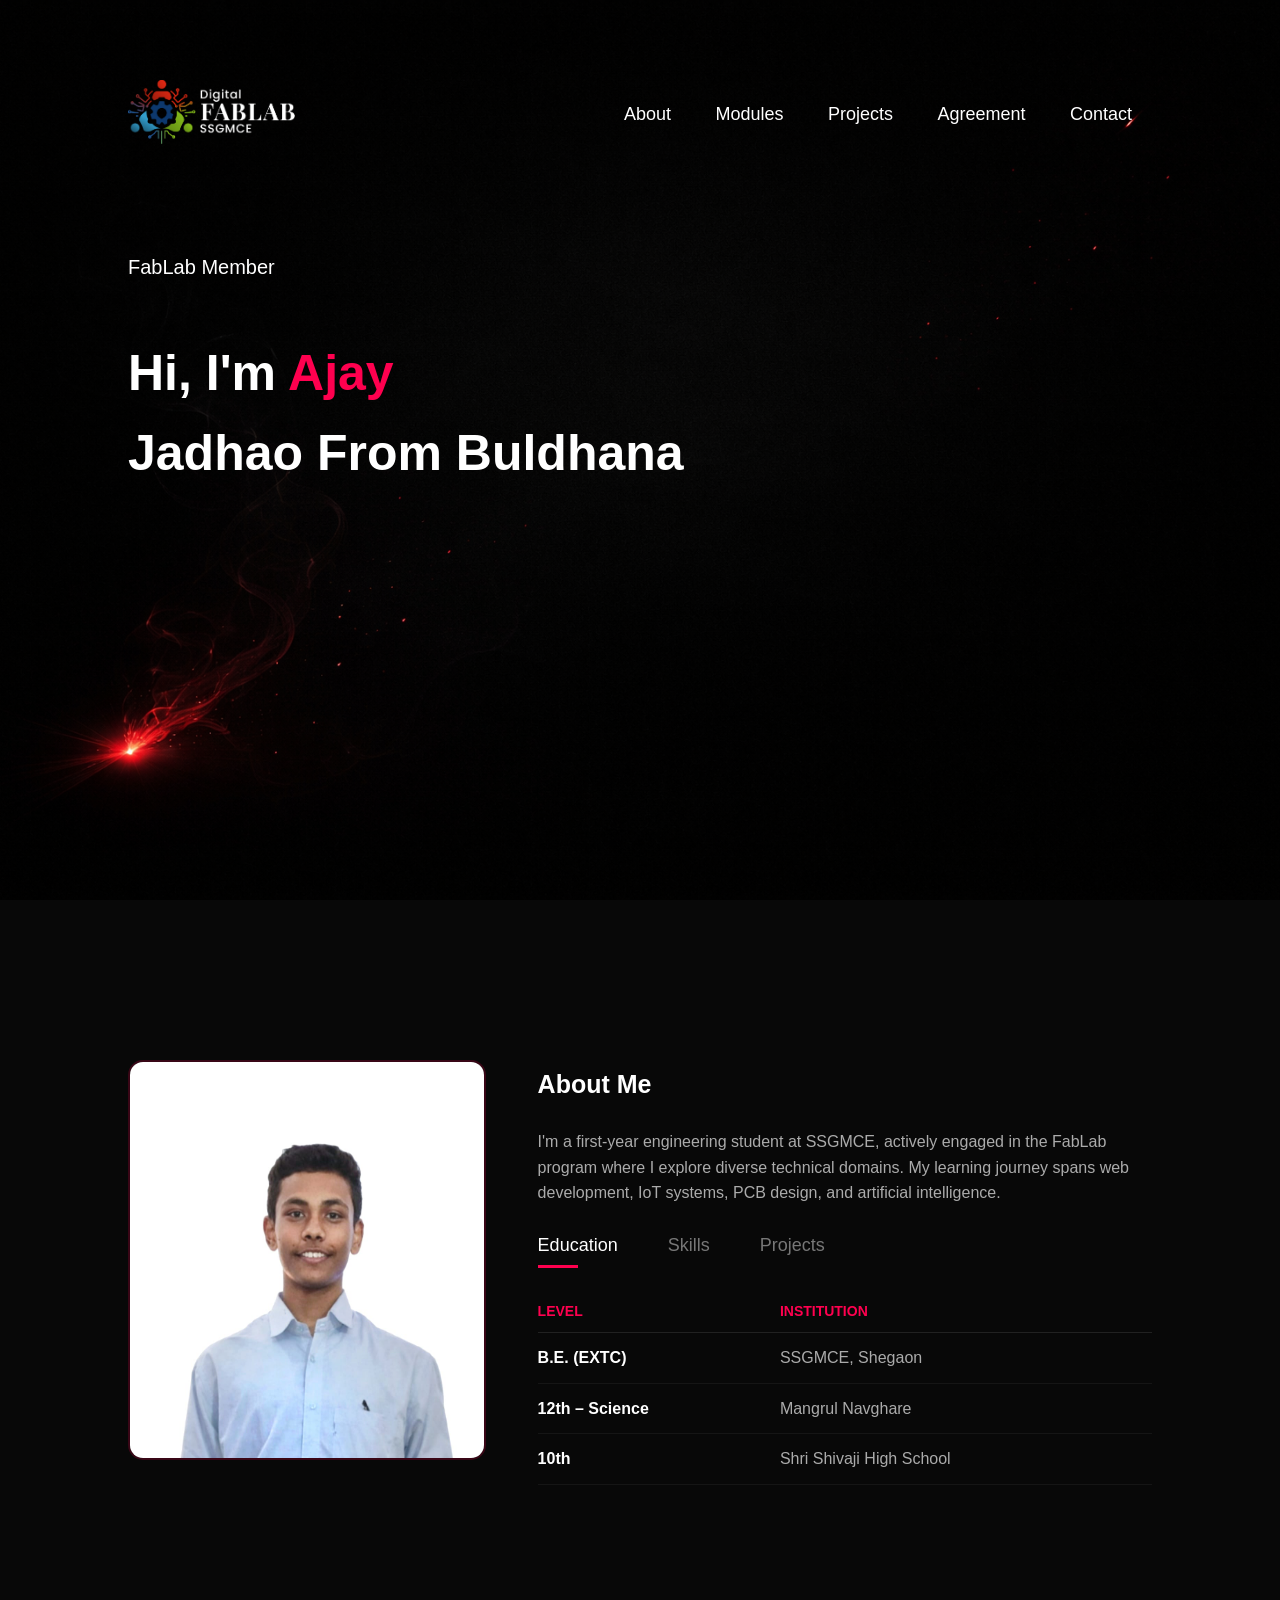
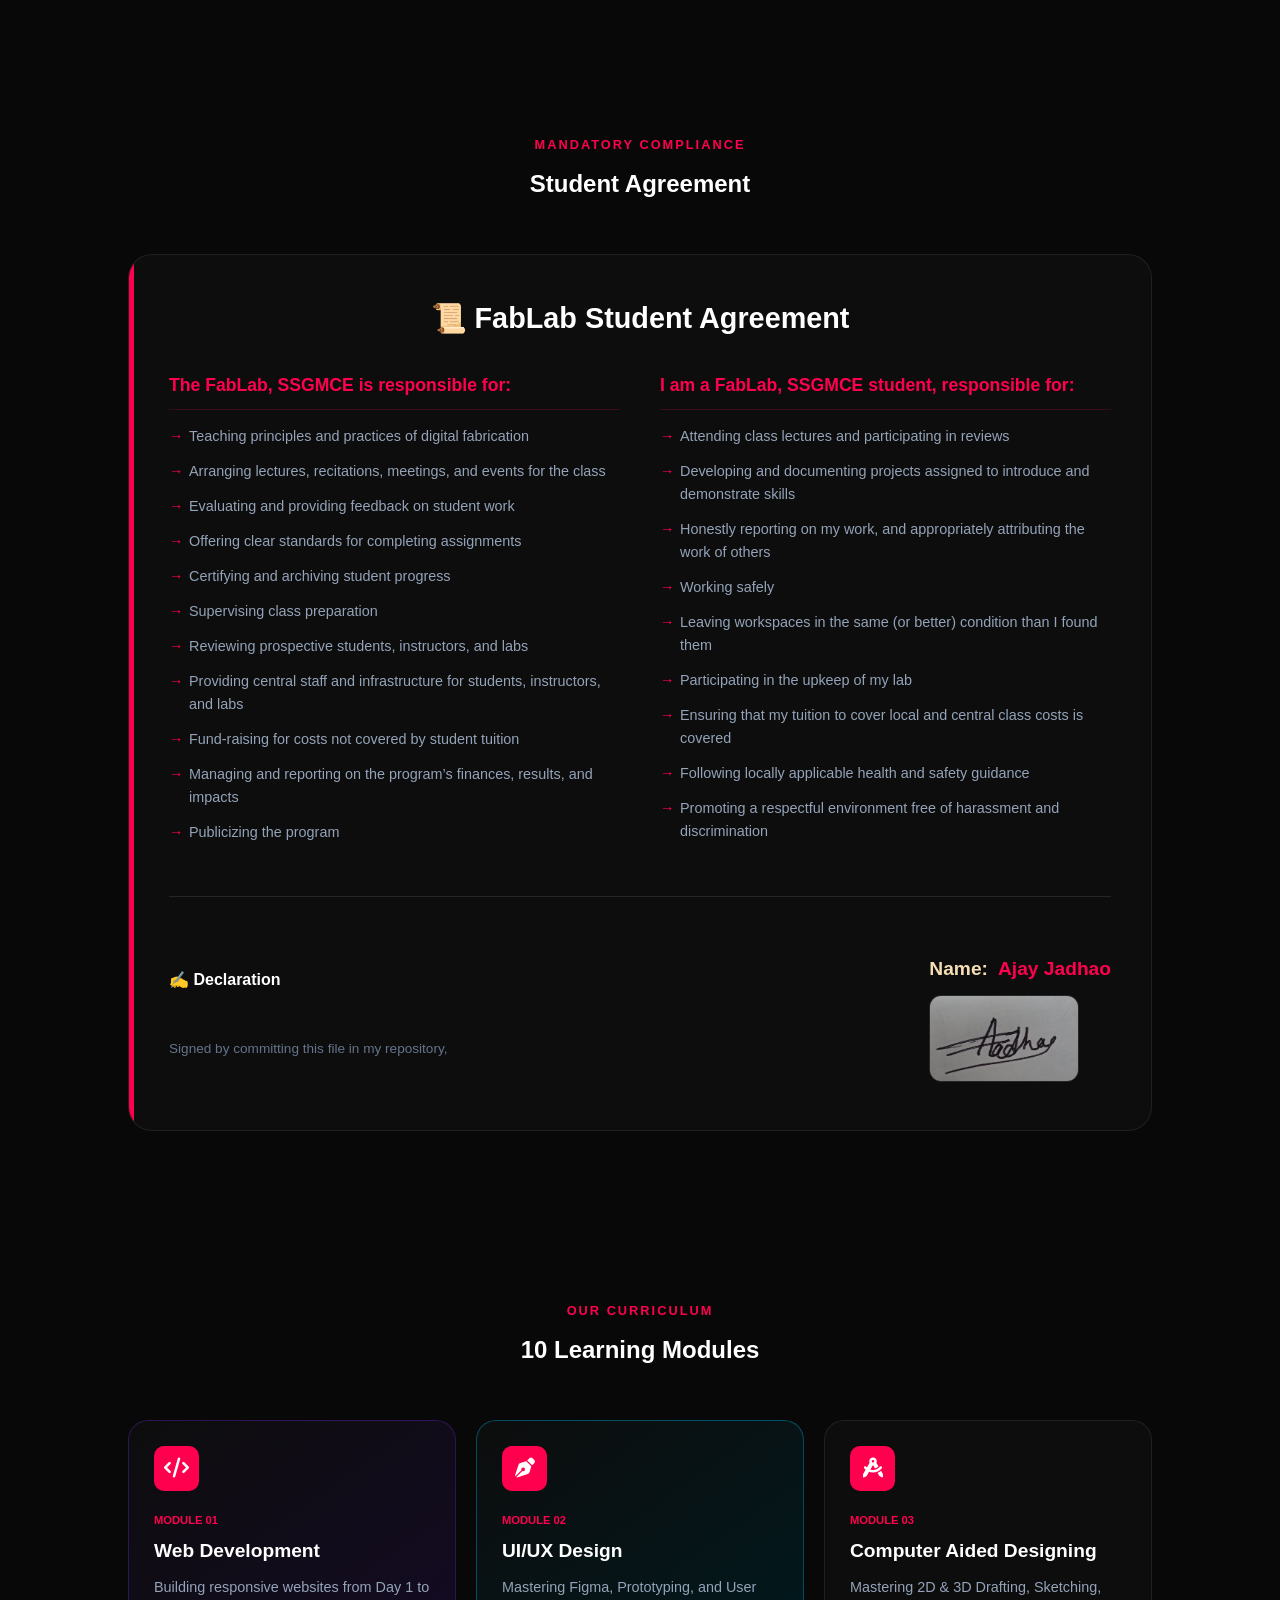
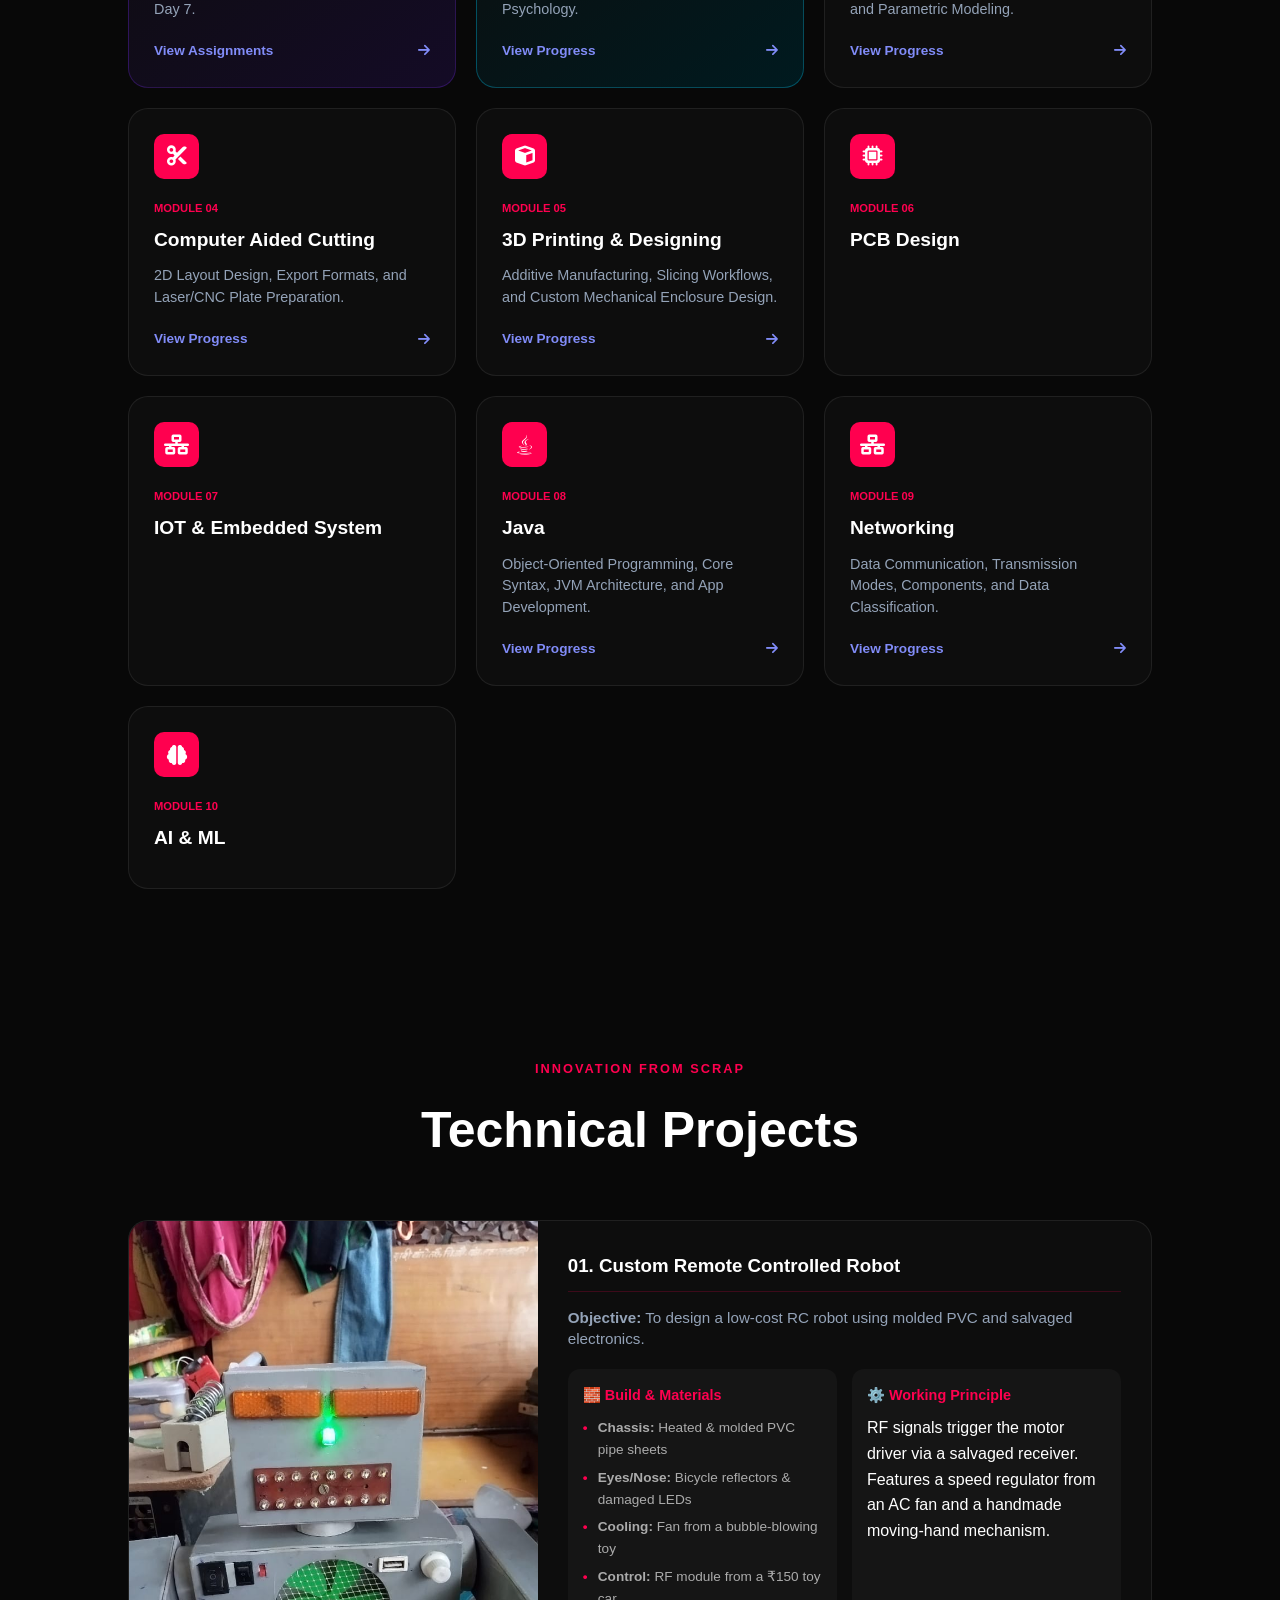
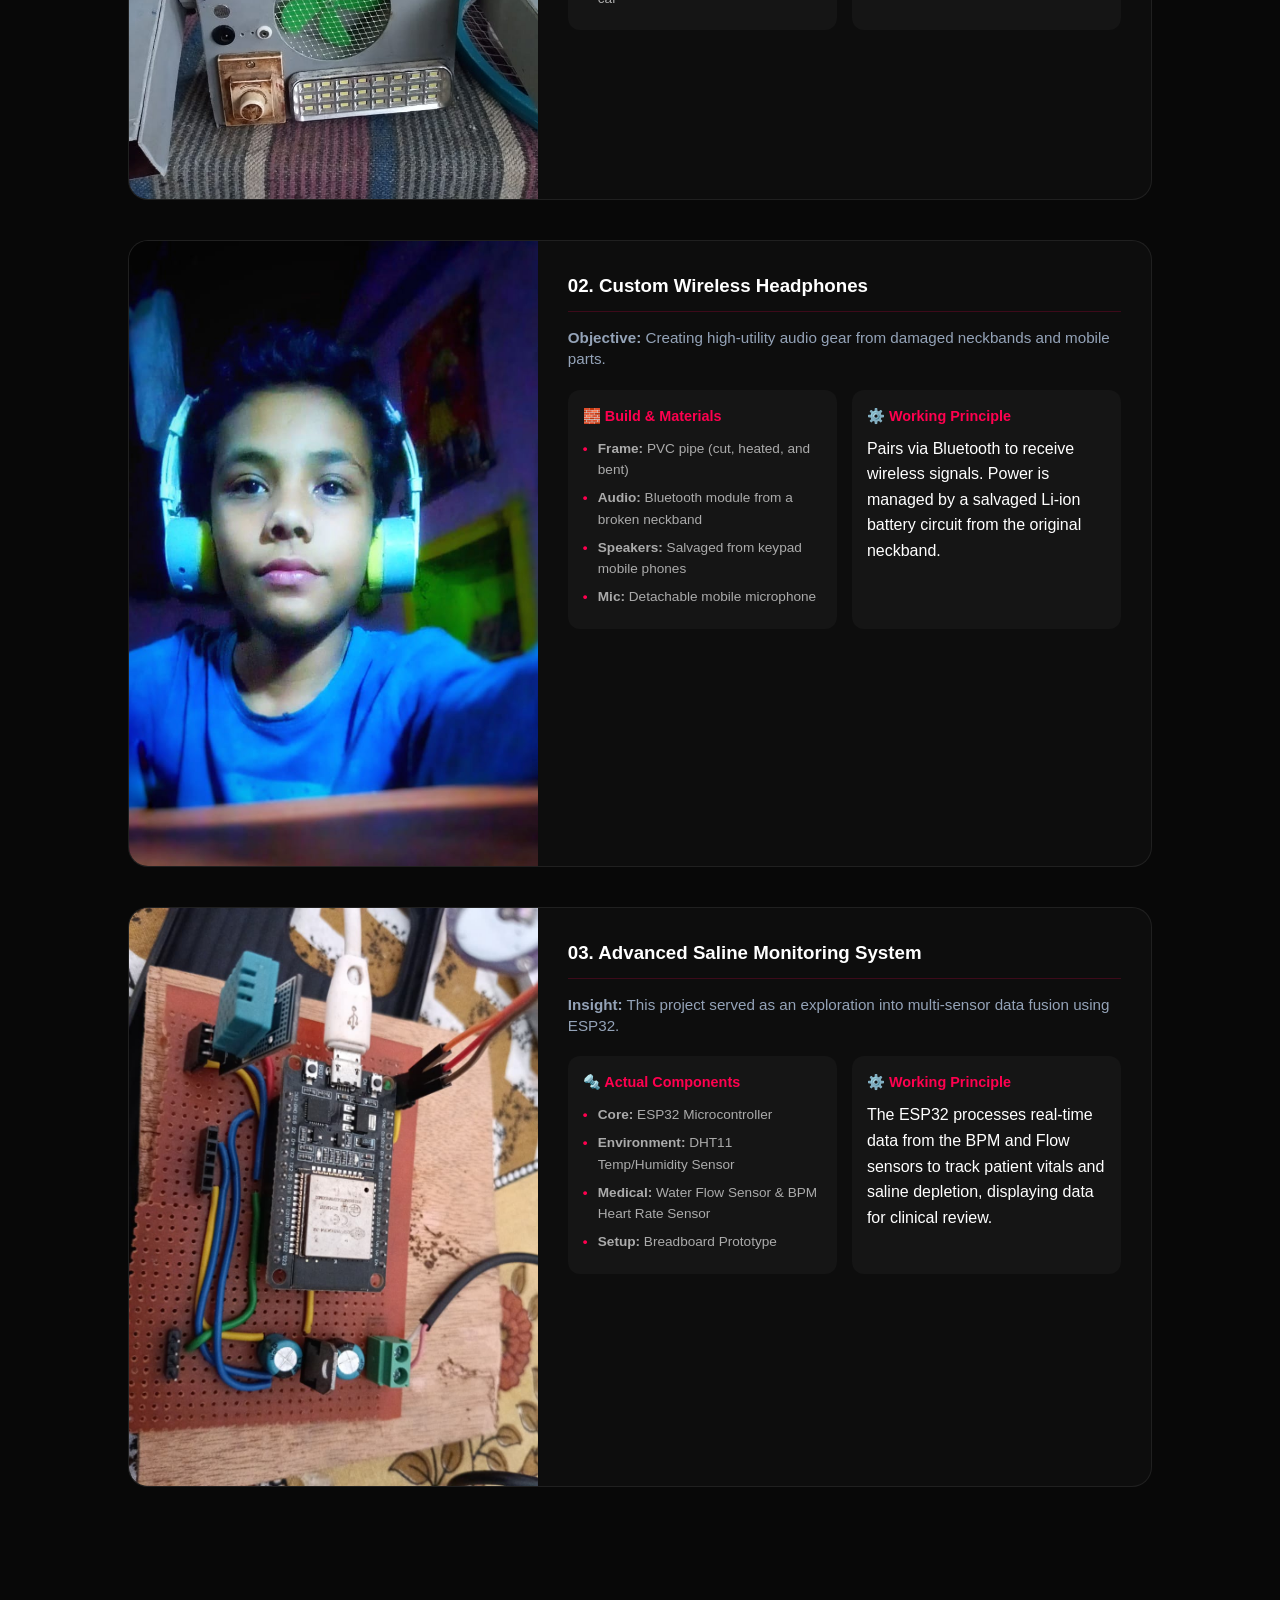
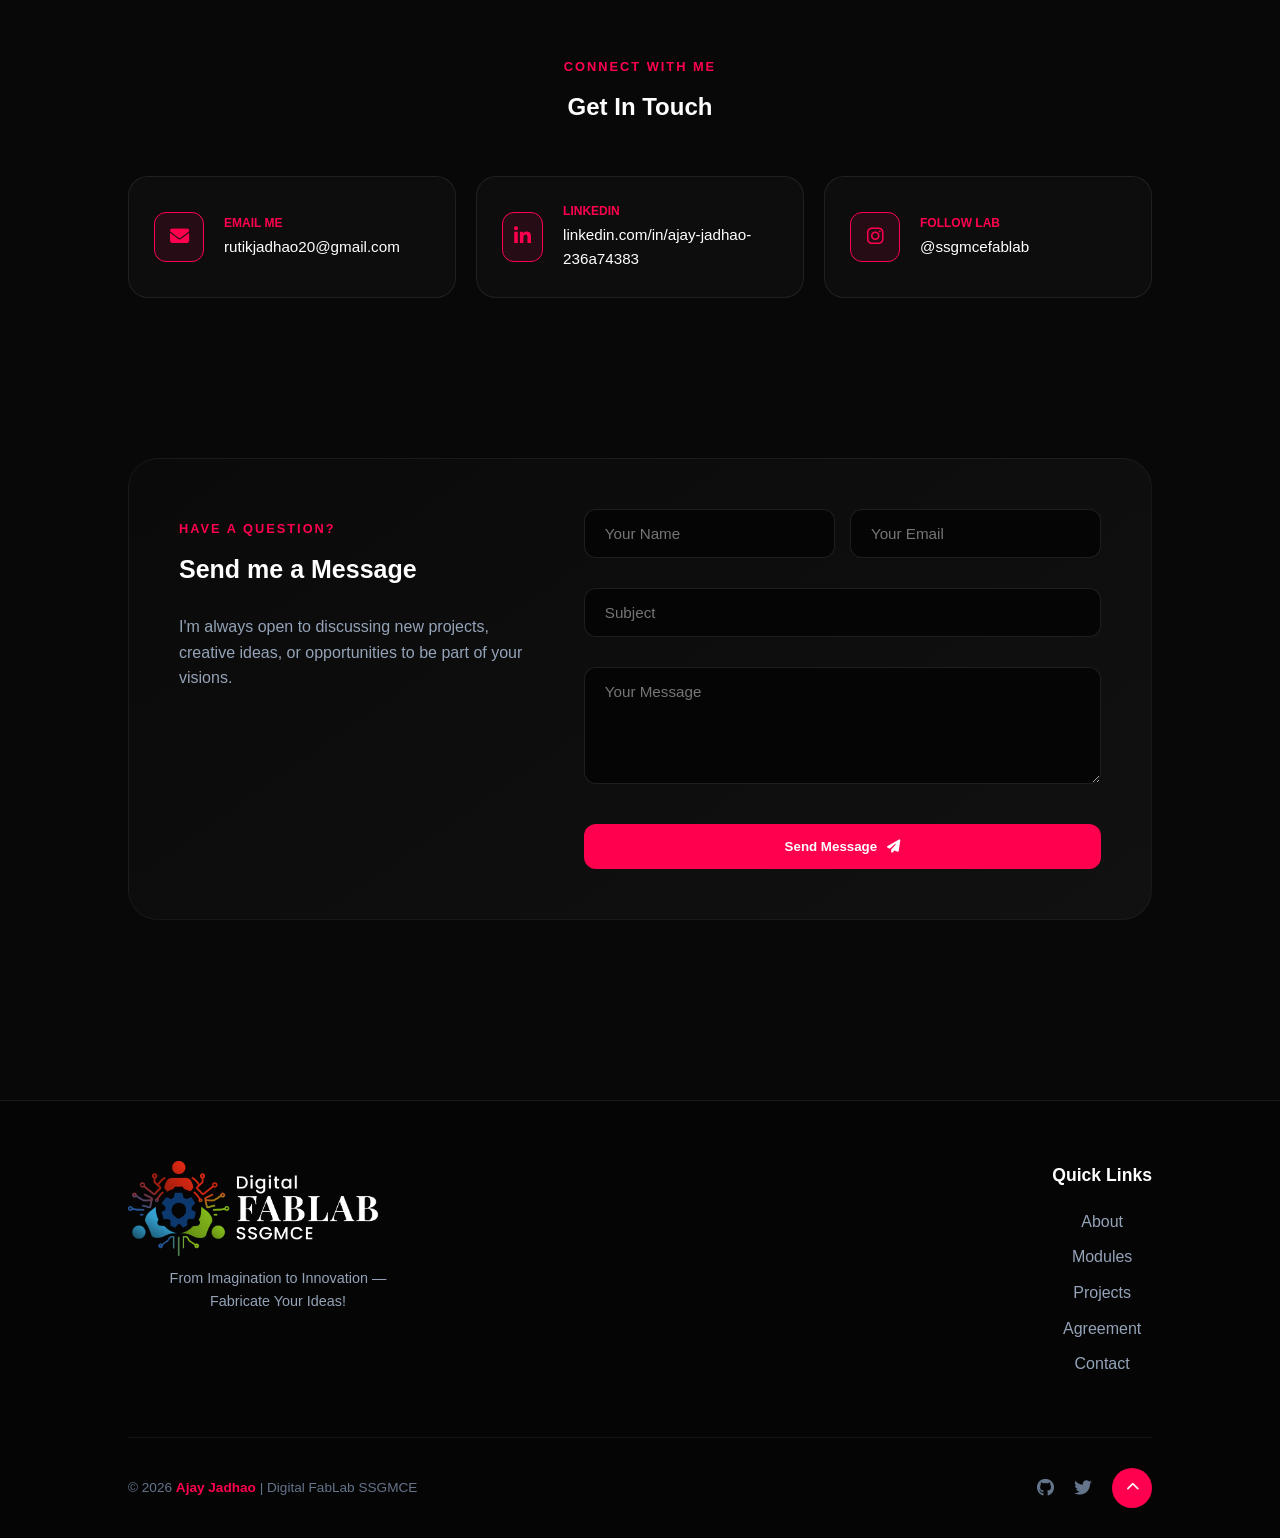
<file: index.html>
<!DOCTYPE html>
<html lang="en">
<head>
    <meta charset="UTF-8">
    <meta name="viewport" content="width=device-width, initial-scale=1.0">
    <title>My portfolio</title>
    <link rel="stylesheet" href="style.css">
    <link rel="stylesheet" href="https://cdnjs.cloudflare.com/ajax/libs/font-awesome/6.4.2/css/all.min.css">
    <link rel="stylesheet" href="script.js">
    <form id="portfolio-form" class="contact-form">
   </form>
    
</head>




<div id="header">
    <div class="container">
        <nav>
            <img src="images/logo.png.png" class="logo">
            <ul>
                <li><a href="#about">About</a></li>
                <li><a href="#modules">Modules</a></li>
                <li><a href="#projects">Projects</a></li>
                <li><a href="#agreement">Agreement</a></li>
                <li><a href="#contact">Contact</a></li>
            </ul>
        </nav>
        <div class="header-text">
            <p>FabLab Member</p>
            <h1>Hi, I'm <span>Ajay</span> <br> Jadhao From Buldhana</h1>
        </div>
    </div>
</div>
<!-- ---------about--------- -->
<section id="about">
    <div class="container">
        <div class="row">
            <div class="about-col-1">
                <img src="images/ajay.png.jpeg" alt="Ajay Jadhao" class="profile-img">
            </div>

            <div class="about-col-2">
                <h1 class="sub-title">About Me</h1>
                <p class="description">
                    I'm a first-year engineering student at SSGMCE, actively engaged in the FabLab program where I explore diverse technical domains. My learning journey spans web development, IoT systems, PCB design, and artificial intelligence.
                </p>

                <div class="tab-titles">
                    <p class="tab-links active-link" onclick="opentab('education')">Education</p>
                    <p class="tab-links" onclick="opentab('skills')">Skills</p>
                    <p class="tab-links" onclick="opentab('projects-builds')">Projects</p>
                </div>

                <div class="tab-contents active-tab" id="education">
                    <table class="about-table">
                        <thead>
                            <tr><th>Level</th><th>Institution</th></tr>
                        </thead>
                        <tbody>
                            <tr><td><span>B.E. (EXTC)</span></td><td>SSGMCE, Shegaon</td></tr>
                            <tr><td><span>12th – Science</span></td><td>Mangrul Navghare</td></tr>
                            <tr><td><span>10th</span></td><td>Shri Shivaji High School</td></tr>
                        </tbody>
                    </table>
                </div>

                <div class="tab-contents" id="skills">
                    <table class="about-table">
                        <thead>
                            <tr><th>Category</th><th>Skills & Tools</th></tr>
                        </thead>
                        <tbody>
                            <tr><td><span>Technical</span></td><td>HTML, CSS, JavaScript</td></tr>
                            <tr><td><span>Design</span></td><td>Figma, Canva (UI & Graphics)</td></tr>
                            <tr><td><span>Tools</span></td><td>VS Code, Arduino IDE</td></tr>
                            <tr><td><span>Core</span></td><td>Problem Solving, Hands-on Building</td></tr>
                        </tbody>
                    </table>
                </div>

                <div class="tab-contents" id="projects-builds">
                    <table class="about-table">
                        <thead>
                            <tr><th>Project</th><th>Details</th></tr>
                        </thead>
                        <tbody>
                            <tr><td><span>Saline Monitoring</span></td><td>IoT System - SSGMCE, Shegaon</td></tr>
                            <tr><td><span>RC Robot</span></td><td>Handmade PVC chassis - 100% DIY</td></tr>
                            <tr><td><span>Wireless Headphones</span></td><td>Reused components - Custom Frame</td></tr>
                            <tr><td><span>Portfolio</span></td><td>Web Dev (HTML, CSS, JS)</td></tr>
                        </tbody>
                    </table>
                </div>
            </div> </div> </div> </section>
<!-- --------agreement---------  -->
<section id="agreement" class="container">
    <div class="section-header">
        <p class="tag-text">MANDATORY COMPLIANCE</p>
        <h2>Student Agreement</h2>
    </div>

    <div class="agreement-card">
        <div class="agreement-body">
            <h3 class="agreement-title">📜 FabLab Student Agreement</h3>
            
            <div class="agreement-grid">
                <div class="agreement-column">
                    <h4>The FabLab, SSGMCE is responsible for:</h4>
                    <ul>
                        <li>Teaching principles and practices of digital fabrication</li>
                        <li>Arranging lectures, recitations, meetings, and events for the class</li>
                        <li>Evaluating and providing feedback on student work</li>
                        <li>Offering clear standards for completing assignments</li>
                        <li>Certifying and archiving student progress</li>
                        <li>Supervising class preparation</li>
                        <li>Reviewing prospective students, instructors, and labs</li>
                        <li>Providing central staff and infrastructure for students, instructors, and labs</li>
                        <li>Fund-raising for costs not covered by student tuition</li>
                        <li>Managing and reporting on the program’s finances, results, and impacts</li>
                        <li>Publicizing the program</li>
                    </ul>
                </div>

                <div class="agreement-column">
                    <h4>I am a FabLab, SSGMCE student, responsible for:</h4>
                    <ul>
                        <li>Attending class lectures and participating in reviews</li>
                        <li>Developing and documenting projects assigned to introduce and demonstrate skills</li>
                        <li>Honestly reporting on my work, and appropriately attributing the work of others</li>
                        <li>Working safely</li>
                        <li>Leaving workspaces in the same (or better) condition than I found them</li>
                        <li>Participating in the upkeep of my lab</li>
                        <li>Ensuring that my tuition to cover local and central class costs is covered</li>
                        <li>Following locally applicable health and safety guidance</li>
                        <li>Promoting a respectful environment free of harassment and discrimination</li>
                    </ul>
                </div>
            </div>

            <div class="agreement-footer">
                <div class="declaration">
                    <h4>✍️ Declaration</h4>
                    <p>Signed by committing this file in my repository,</p>
                </div>
                <div class="signature-box">
                    <p>Name:<span>Ajay Jadhao</span></p>
                    <img src="images/sign.png.jpg" class="sign">
                </div>
            </div>
        </div>
    </div>
</section>
<!-- ----------modules--------- -->
 <section id="modules" class="container">
    <div class="section-header">
        <p class="tag-text">OUR CURRICULUM</p>
        <h2>10 Learning Modules</h2>
    </div>

    <div class="modules-grid">
        <a href="web-dev-details.html" class="module-card featured">
            <div class="module-content">
                <div class="icon-box"><i class="fas fa-code"></i></div>
                <div class="module-text">
                    <span class="mod-number">Module 01</span>
                    <h3>Web Development</h3>
                    <p>Building responsive websites from Day 1 to Day 7.</p>
                </div>
            </div>
            <div class="card-footer">
                <span>View Assignments</span>
                <i class="fas fa-arrow-right"></i>
            </div>
        </a>
        
       <div class="module-card featured-ui">
    <div class="module-content">
        <div class="icon-box">
            <i class="fas fa-pen-nib"></i>
        </div>
        <div class="module-text">
            <span class="mod-number">Module 02</span>
            <h3>UI/UX Design</h3>
            <p>Mastering Figma, Prototyping, and User Psychology.</p>
        </div>
    </div>
    <a href="ui-ux-details.html" class="card-footer" style="text-decoration: none;">
        <span>View Progress</span>
        <i class="fas fa-arrow-right"></i>
    </a>
</div>

        <!-- Module 03 Card -->
<div class="module-card">
    <div class="module-content">
        <div class="icon-box">
            <i class="fas fa-drafting-compass"></i>
        </div>
        <div class="module-text">
            <span class="mod-number">Module 03</span>
            <h3>Computer Aided Designing</h3>
            <p>Mastering 2D & 3D Drafting, Sketching, and Parametric Modeling.</p>
        </div>
    </div>
    
    <a href="cad-details.html" class="card-footer" style="text-decoration: none;">
        <span>View Progress</span>
        <i class="fas fa-arrow-right"></i>
    </a>
</div>

        <!-- Module 04 Card -->
<div class="module-card">
    <div class="module-content">
        <div class="icon-box">
            <i class="fas fa-cut"></i>
        </div>
        <div class="module-text">
            <span class="mod-number">Module 04</span>
            <h3>Computer Aided Cutting</h3>
            <p>2D Layout Design, Export Formats, and Laser/CNC Plate Preparation.</p>
        </div>
    </div>
    
    <a href="cac-details.html" class="card-footer" style="text-decoration: none;">
        <span>View Progress</span>
        <i class="fas fa-arrow-right"></i>
    </a>
</div>

        <!-- Module 05 Card -->
<div class="module-card">
    <div class="module-content">
        <div class="icon-box">
            <i class="fas fa-cube"></i>
        </div>
        <div class="module-text">
            <span class="mod-number">Module 05</span>
            <h3>3D Printing & Designing</h3>
            <p>Additive Manufacturing, Slicing Workflows, and Custom Mechanical Enclosure Design.</p>
        </div>
    </div>
    
    <a href="3d-printing-details.html" class="card-footer" style="text-decoration: none;">
        <span>View Progress</span>
        <i class="fas fa-arrow-right"></i>
    </a>
</div>

        <div class="module-card">
            <div class="module-content">
                <div class="icon-box"><i class="fas fa-microchip"></i></div>
                <div class="module-text">
                    <span class="mod-number">Module 06</span>
                    <h3>PCB Design</h3>
                </div>
            </div>
        </div>

        <div class="module-card">
            <div class="module-content">
                <div class="icon-box"><i class="fas fa-network-wired"></i></div>
                <div class="module-text">
                    <span class="mod-number">Module 07</span>
                    <h3>IOT & Embedded System</h3>
                </div>
            </div>
        </div>

        <!-- Module 08 Card -->
<div class="module-card">
    <div class="module-content">
        <div class="icon-box">
            <i class="fab fa-java"></i>
        </div>
        <div class="module-text">
            <span class="mod-number">Module 08</span>
            <h3>Java</h3>
            <p>Object-Oriented Programming, Core Syntax, JVM Architecture, and App Development.</p>
        </div>
    </div>
    
    <a href="java-details.html" class="card-footer" style="text-decoration: none;">
        <span>View Progress</span>
        <i class="fas fa-arrow-right"></i>
    </a>
</div>

        <!-- Module 09 Card -->
<div class="module-card">
    <div class="module-content">
        <div class="icon-box">
            <i class="fas fa-network-wired"></i>
        </div>
        <div class="module-text">
            <span class="mod-number">Module 09</span>
            <h3>Networking</h3>
            <p>Data Communication, Transmission Modes, Components, and Data Classification.</p>
        </div>
    </div>
    
    <a href="networking-details.html" class="card-footer" style="text-decoration: none;">
        <span>View Progress</span>
        <i class="fas fa-arrow-right"></i>
    </a>
</div>

        <div class="module-card">
            <div class="module-content">
                <div class="icon-box"><i class="fas fa-brain"></i></div>
                <div class="module-text">
                    <span class="mod-number">Module 10</span>
                    <h3>AI & ML</h3>
                </div>
            </div>
        </div>
    </div>
</section>
<!-- -----------projects------------ -->
 <section id="projects" class="container">
    <div class="section-header">
        <p class="tag-text">INNOVATION FROM SCRAP</p>
        <h2 class="headline">Technical Projects</h2>
    </div>

    <div class="projects-list">
        
        <div class="project-detail-card">
            <div class="project-img-side">
                <img src="images/project01.jpeg" alt="DIY RC Robot" onclick="openModal(this)">
                <div class="project-status">100% DIY</div>
            </div>
            <div class="project-info-side">
                <h3>01. Custom Remote Controlled Robot</h3>
                <p class="project-objective"><strong>Objective:</strong> To design a low-cost RC robot using molded PVC and salvaged electronics.</p>
                
                <div class="project-specs">
                    <div class="spec-box">
                        <h4 class="headline2"><span>🧱 Build & Materials</span></h4>
                        <ul>
                            <li><strong>Chassis:</strong> Heated & molded PVC pipe sheets</li>
                            <li><strong>Eyes/Nose:</strong> Bicycle reflectors & damaged LEDs</li>
                            <li><strong>Cooling:</strong> Fan from a bubble-blowing toy</li>
                            <li><strong>Control:</strong> RF module from a ₹150 toy car</li>
                        </ul>
                    </div>
                    <div class="spec-box">
                        <h4>⚙️ Working Principle</h4>
                        <p>RF signals trigger the motor driver via a salvaged receiver. Features a speed regulator from an AC fan and a handmade moving-hand mechanism.</p>
                    </div>
                </div>
            </div>
        </div>

        <div class="project-detail-card">
            <div class="project-img-side">
                <img src="images/project02.jpeg" alt="Wireless Headphones" onclick="openModal(this)">
                <div class="project-status">Recycled</div>
            </div>
            <div class="project-info-side">
                <h3>02. Custom Wireless Headphones</h3>
                <p class="project-objective"><strong>Objective:</strong> Creating high-utility audio gear from damaged neckbands and mobile parts.</p>
                
                <div class="project-specs">
                    <div class="spec-box">
                        <h4>🧱 Build & Materials</h4>
                        <ul>
                            <li><strong>Frame:</strong> PVC pipe (cut, heated, and bent)</li>
                            <li><strong>Audio:</strong> Bluetooth module from a broken neckband</li>
                            <li><strong>Speakers:</strong> Salvaged from keypad mobile phones</li>
                            <li><strong>Mic:</strong> Detachable mobile microphone</li>
                        </ul>
                    </div>
                    <div class="spec-box">
                        <h4>⚙️ Working Principle</h4>
                        <p>Pairs via Bluetooth to receive wireless signals. Power is managed by a salvaged Li-ion battery circuit from the original neckband.</p>
                    </div>
                </div>
            </div>
        </div>

        <div class="project-detail-card">
            <div class="project-img-side">
                <img src="images/project03.jpeg" alt="Saline System" onclick="openModal(this)">
                <div class="project-status">Exploratory</div>
            </div>
            <div class="project-info-side">
                <h3>03. Advanced Saline Monitoring System</h3>
                <p class="project-objective"><strong>Insight:</strong> This project served as an exploration into multi-sensor data fusion using ESP32.</p>
                
                <div class="project-specs">
                    <div class="spec-box">
                        <h4>🔩 Actual Components</h4>
                        <ul>
                            <li><strong>Core:</strong> ESP32 Microcontroller</li>
                            <li><strong>Environment:</strong> DHT11 Temp/Humidity Sensor</li>
                            <li><strong>Medical:</strong> Water Flow Sensor & BPM Heart Rate Sensor</li>
                            <li><strong>Setup:</strong> Breadboard Prototype</li>
                        </ul>
                    </div>
                    <div class="spec-box">
                        <h4>⚙️ Working Principle</h4>
                        <p>The ESP32 processes real-time data from the BPM and Flow sensors to track patient vitals and saline depletion, displaying data for clinical review.</p>
                    </div>
                </div>
            </div>
        </div>

    </div>
</section>
<!-- ---------contacts--------- -->
<section id="contact" class="container">
    <div class="section-header">
        <p class="tag-text">CONNECT WITH ME</p>
        <h2>Get In Touch</h2>
    </div>

    <div class="contact-grid">
        <a href="mailto:rutikjadhao20@gmail.com" class="contact-card">
            <div class="contact-icon">
                <i class="fas fa-envelope"></i>
            </div>
            <div class="contact-info">
                <span>Email Me</span>
                <p>rutikjadhao20@gmail.com</p>
            </div>
        </a>

        <a href="https://www.linkedin.com/in/ajay-jadhao-236a74383" target="_blank" class="contact-card">
            <div class="contact-icon">
                <i class="fab fa-linkedin-in"></i>
            </div>
            <div class="contact-info">
                <span>LinkedIn</span>
                <p>linkedin.com/in/ajay-jadhao-236a74383</p>
            </div>
        </a>

        <a href="https://instagram.com/ssgmcefablab" target="_blank" class="contact-card">
            <div class="contact-icon">
                <i class="fab fa-instagram"></i>
            </div>
            <div class="contact-info">
                <span>Follow Lab</span>
                <p>@ssgmcefablab</p>
            </div>
        </a>
    </div>
</section>
<section id="message-me" class="container">
    <div class="message-wrapper">
        <div class="message-text">
            <p class="tag-text">HAVE A QUESTION?</p>
            <h2 class="sub-title">Send me a Message</h2>
            <p style="color: #94a3b8; margin-top: 10px;">
                I'm always open to discussing new projects, creative ideas, or opportunities to be part of your visions.
            </p>
        </div>

 <form id="portfolio-form" class="contact-form">
    <div class="input-group">
        <input type="text" name="Name" placeholder="Your Name" required>
        <input type="email" name="Email" placeholder="Your Email" required>
    </div>
    <input type="text" name="Subject" placeholder="Subject">
    <textarea name="Message" rows="5" placeholder="Your Message" required></textarea>
    
    <button type="submit" class="send-btn" id="submit-btn">
        Send Message <i class="fas fa-paper-plane"></i>
    </button>
</form>
    </div>
</section>


<footer class="main-footer">
    <div class="footer-top">
        <div class="footer-brand">
            <img src="images/logo.png.png" alt="FabLab Logo" class="footer-logo">
            <p class="footerlogotitle">From Imagination to Innovation — Fabricate Your Ideas!</p>
        </div>
        <div class="footer-nav">
            <h4>Quick Links</h4>
            <ul>
                <li><a href="#about">About</a></li>
                <li><a href="#modules">Modules</a></li>
                <li><a href="#projects">Projects</a></li>
                <li><a href="#agreement">Agreement</a></li>
                <li><a href="#contact">Contact</a></li>
            </ul>
        </div>
    </div>
    
    <div class="footer-bottom">
        <p>&copy; 2026 <span>Ajay Jadhao</span> | Digital FabLab SSGMCE</p>
        <div class="footer-socials">
            <a href="#"><i class="fab fa-github"></i></a>
            <a href="#"><i class="fab fa-twitter"></i></a>
            <button onclick="window.scrollTo(0,0)" class="scroll-top">
                <i class="fas fa-chevron-up"></i>
            </button>
        </div>
    </div>
</footer>


<script>
lucide.createIcons();
const scriptURL = 'https://script.google.com/macros/s/AKfycbzZsYu5cRPJ5Fv5NQInDlhk_sx3_Ug12ZGAMmS9vQlrSEWXu_9Qpma8ffISuQ2BltKdDA/exec';
const form = document.getElementById('portfolio-form');
const btn = document.getElementById('submit-btn');

form.addEventListener('submit', e => {
  // THIS IS THE MOST IMPORTANT LINE - it stops the page from refreshing/jumping
  e.preventDefault(); 
  
  btn.disabled = true;
  btn.innerHTML = "Sending...";

  fetch(scriptURL, { method: 'POST', body: new FormData(form)})
    .then(response => {
        btn.innerHTML = "Message Sent! ✓";
        btn.style.backgroundColor = "#28a745"; // Success Green
        form.reset(); // Clears your message box
        
        setTimeout(() => {
            btn.innerHTML = 'Send Message <i class="fas fa-paper-plane"></i>';
            btn.style.backgroundColor = "#ff004f"; // Back to pink
            btn.disabled = false;
        }, 3000);
    })
    .catch(error => {
        console.error('Error!', error.message);
        btn.innerHTML = "Try Again";
        btn.disabled = false;
    });
});
</script>
<script>
    function opentab(tabname) {
    var tablinks = document.getElementsByClassName("tab-links");
    var tabcontents = document.getElementsByClassName("tab-contents");

    // Remove active class from all buttons
    for (tablink of tablinks) {
        tablink.classList.remove("active-link");
    }
    // Hide all tab content
    for (tabcontent of tabcontents) {
        tabcontent.classList.remove("active-tab");
    }

    // Add active class to clicked button and show relevant tab
    event.currentTarget.classList.add("active-link");
    document.getElementById(tabname).classList.add("active-tab");
}
</script>
<body>
    
</body>
</html>
</file>
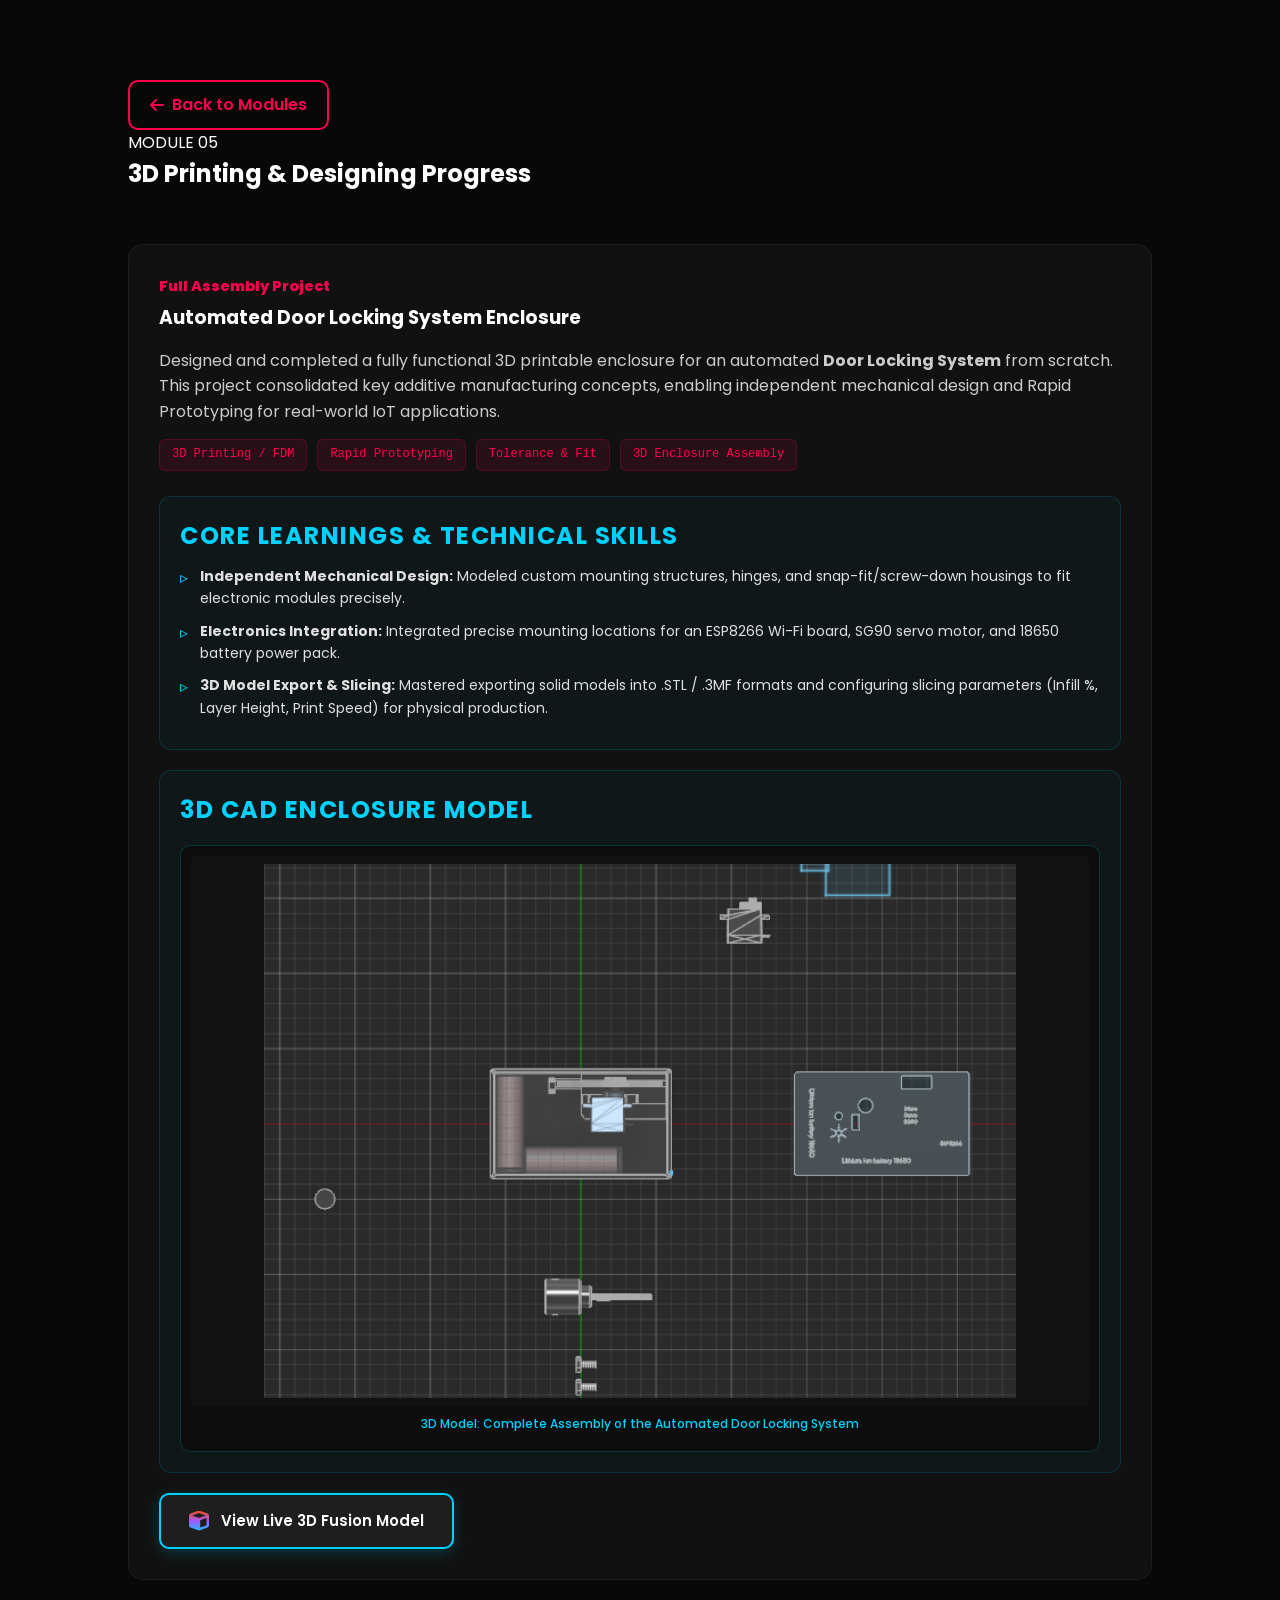
<file: 3d-printing-details.html>
<!DOCTYPE html>
<html lang="en">
<head>
    <meta charset="UTF-8">
    <meta name="viewport" content="width=device-width, initial-scale=1.0">
    <title>Module 05 | 3D Printing & Designing Progress</title>
    
    <!-- Google Fonts -->
    <link href="https://fonts.googleapis.com/css2?family=Poppins:wght@300;400;600&display=swap" rel="stylesheet">
    
    <!-- CSS Link -->
    <link rel="stylesheet" href="style.css">
    
    <!-- Font Awesome Icons -->
    <link rel="stylesheet" href="https://cdnjs.cloudflare.com/ajax/libs/font-awesome/6.5.1/css/all.min.css">
</head>
<body>

    <section id="3d-printing-module" class="container">
        <!-- Back Navigation -->
        <div class="back-nav">
            <a href="index.html#modules" class="back-btn">
                <i class="fas fa-arrow-left"></i> Back to Modules
            </a>
        </div>

        <!-- Header -->
        <div class="section-header-blue">
            <span class="cyber-tag"> MODULE 05</span>
            <h2 class="sub-title-blue">3D Printing & Designing Progress</h2>
        </div>

        <!-- Timeline Content -->
        <div class="timeline">
            
            <!-- Complete Project Card -->
            <div class="day-card featured-day">
                <div class="day-header">
                    <span class="day-num">Full Assembly Project</span>
                    <h3>Automated Door Locking System Enclosure</h3>
                </div>
                
                <p class="day-desc">
                    Designed and completed a fully functional 3D printable enclosure for an automated <strong>Door Locking System</strong> from scratch. 
                    This project consolidated key additive manufacturing concepts, enabling independent mechanical design and Rapid Prototyping for real-world IoT applications.
                </p>

                <div class="topics">
                    <span class="topic-tag">3D Printing / FDM</span>
                    <span class="topic-tag">Rapid Prototyping</span>
                    <span class="topic-tag">Tolerance & Fit</span>
                    <span class="topic-tag">3D Enclosure Assembly</span>
                </div>

                <!-- Key Design Learnings -->
                <div class="cad-practice-box">
                    <h4 class="highlight-title">Core Learnings & Technical Skills</h4>
                    <ul class="cad-bullets">
                        <li><strong>Independent Mechanical Design:</strong> Modeled custom mounting structures, hinges, and snap-fit/screw-down housings to fit electronic modules precisely.</li>
                        <li><strong>Electronics Integration:</strong> Integrated precise mounting locations for an ESP8266 Wi-Fi board, SG90 servo motor, and 18650 battery power pack.</li>
                        <li><strong>3D Model Export & Slicing:</strong> Mastered exporting solid models into <code>.STL</code> / <code>.3MF</code> formats and configuring slicing parameters (Infill %, Layer Height, Print Speed) for physical production.</li>
                    </ul>
                </div>

                <!-- Project Image Showcase Grid -->
                <div class="cad-practice-box" style="margin-top: 20px;">
                    <h4 class="highlight-title">3D CAD Enclosure Model</h4>
                    <div class="cad-grid-1">
                        <div class="cad-item">
                            <img src="images/3d_Printing/1.png" alt="Full 3D Door Locking Enclosure Assembly in Autodesk Fusion">
                            <span class="cad-caption">3D Model: Complete Assembly of the Automated Door Locking System</span>
                        </div>
                    </div>
                </div>

                <!-- Dual Model Viewer Action Buttons -->
                <div class="figma-action-group">
                    <a href="https://a360.co/4cV5lmz" target="_blank" class="figma-btn-real design-view">
                        <i class="fas fa-cube"></i> 
                        <span>View Live 3D Fusion Model</span>
                    </a>

                    
                </div>

            </div>

        </div>
    </section>

</body>
</html>
</file>
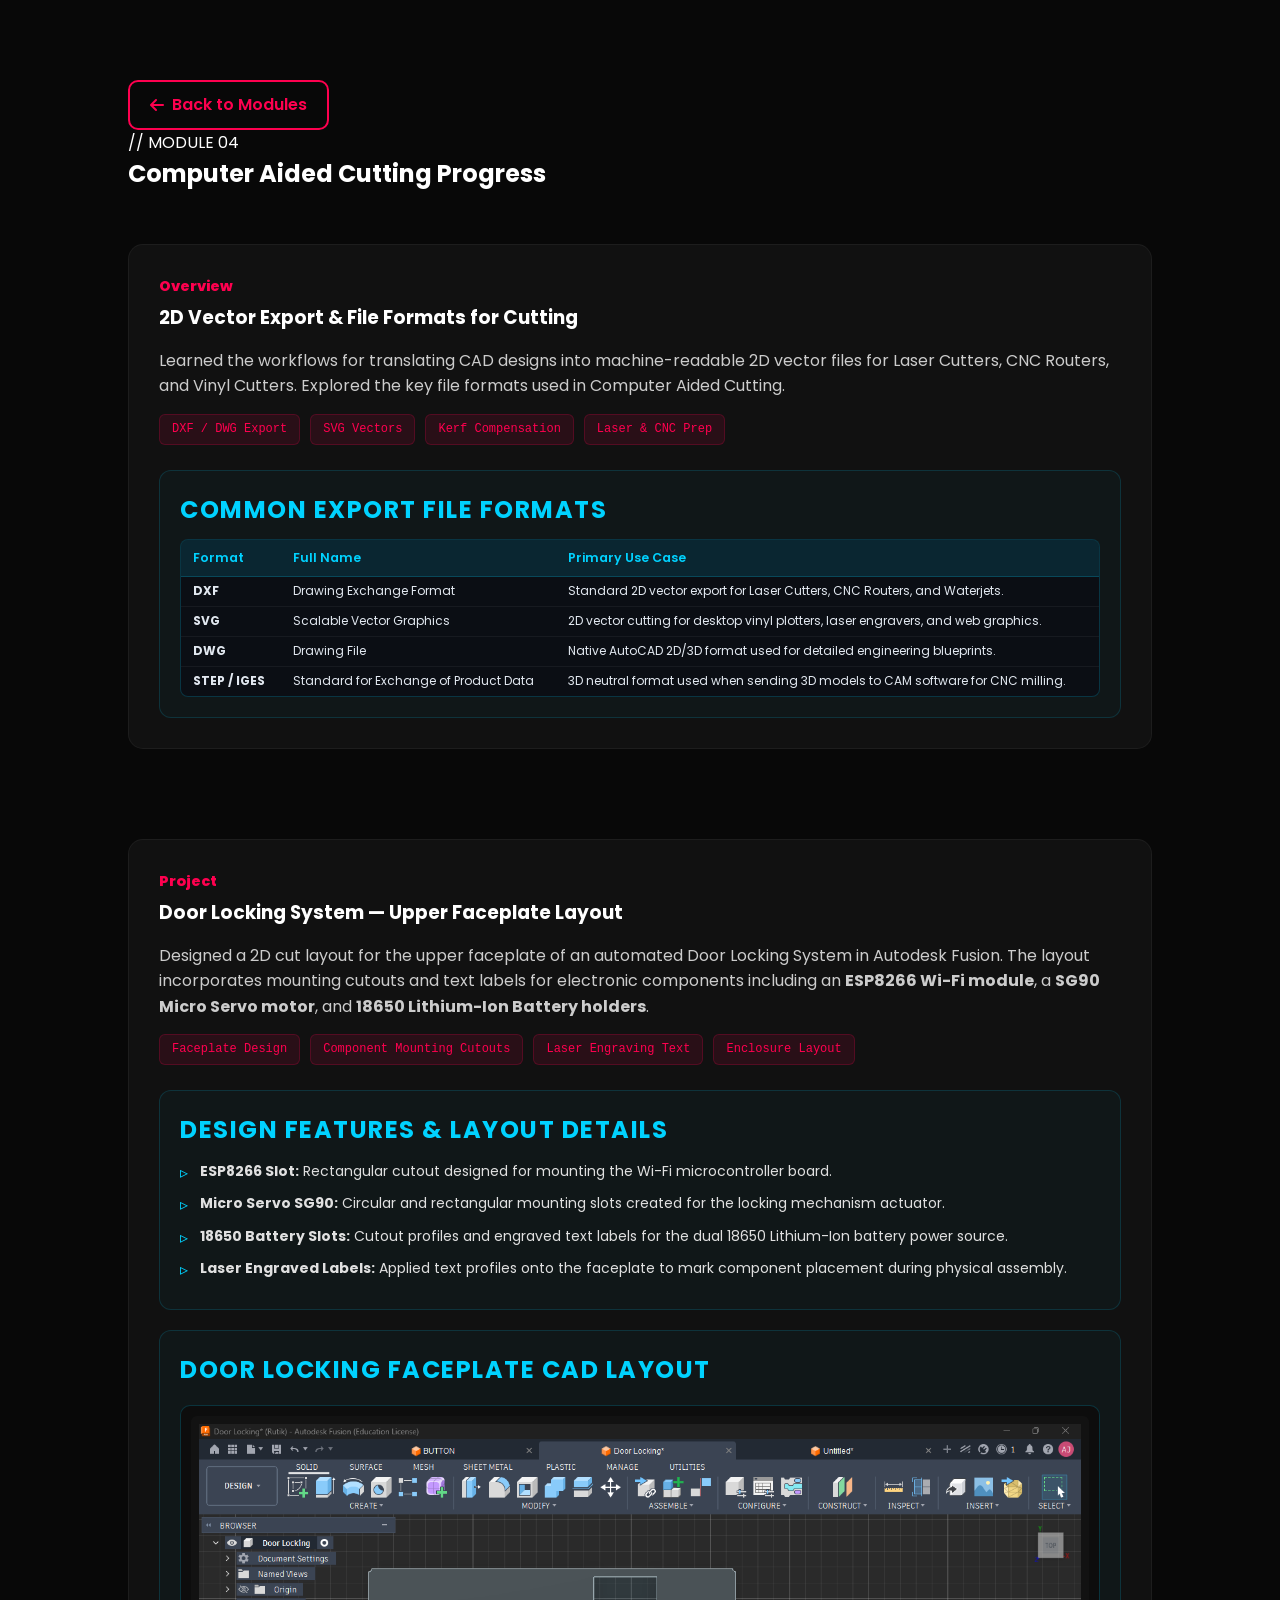
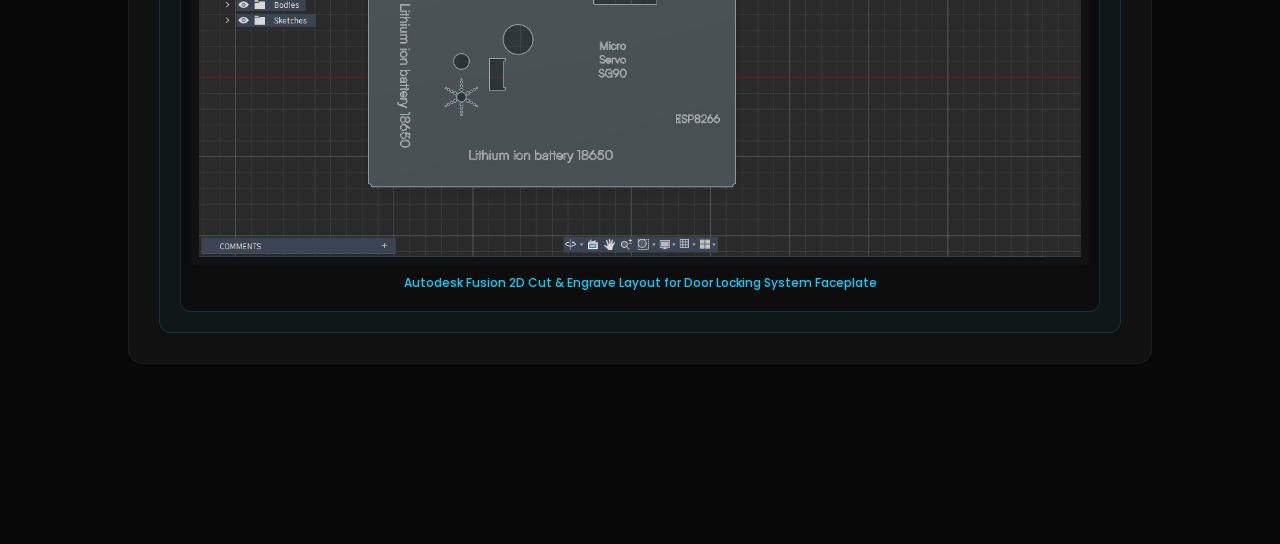
<file: cac-details.html>
<!DOCTYPE html>
<html lang="en">
<head>
    <meta charset="UTF-8">
    <meta name="viewport" content="width=device-width, initial-scale=1.0">
    <title>Module 04 | Computer Aided Cutting Progress</title>
    
    <!-- Google Fonts -->
    <link href="https://fonts.googleapis.com/css2?family=Poppins:wght@300;400;600&display=swap" rel="stylesheet">
    
    <!-- CSS Link -->
    <link rel="stylesheet" href="style.css">
    
    <!-- Font Awesome Icons -->
    <link rel="stylesheet" href="https://cdnjs.cloudflare.com/ajax/libs/font-awesome/6.5.1/css/all.min.css">
</head>
<body>

    <section id="cac-module" class="container">
        <!-- Back Navigation -->
        <div class="back-nav">
            <a href="index.html#modules" class="back-btn">
                <i class="fas fa-arrow-left"></i> Back to Modules
            </a>
        </div>

        <!-- Header -->
        <div class="section-header-blue">
            <span class="cyber-tag">// MODULE 04</span>
            <h2 class="sub-title-blue">Computer Aided Cutting Progress</h2>
        </div>

        <!-- Timeline Content -->
        <div class="timeline">
            
            <!-- Export Formats & 2D Vector Cutting Card -->
            <div class="day-card">
                <div class="day-header">
                    <span class="day-num">Overview</span>
                    <h3>2D Vector Export & File Formats for Cutting</h3>
                </div>
                
                <p class="day-desc">
                    Learned the workflows for translating CAD designs into machine-readable 2D vector files for 
                    Laser Cutters, CNC Routers, and Vinyl Cutters. Explored the key file formats used in Computer Aided Cutting.
                </p>

                <div class="topics">
                    <span class="topic-tag">DXF / DWG Export</span>
                    <span class="topic-tag">SVG Vectors</span>
                    <span class="topic-tag">Kerf Compensation</span>
                    <span class="topic-tag">Laser & CNC Prep</span>
                </div>

                <!-- Export Formats Comparison Table -->
                <div class="cad-practice-box">
                    <h4 class="highlight-title">Common Export File Formats</h4>
                    <div class="cad-table-container">
                        <table class="cad-table">
                            <thead>
                                <tr>
                                    <th>Format</th>
                                    <th>Full Name</th>
                                    <th>Primary Use Case</th>
                                </tr>
                            </thead>
                            <tbody>
                                <tr>
                                    <td><strong>DXF</strong></td>
                                    <td>Drawing Exchange Format</td>
                                    <td>Standard 2D vector export for Laser Cutters, CNC Routers, and Waterjets.</td>
                                </tr>
                                <tr>
                                    <td><strong>SVG</strong></td>
                                    <td>Scalable Vector Graphics</td>
                                    <td>2D vector cutting for desktop vinyl plotters, laser engravers, and web graphics.</td>
                                </tr>
                                <tr>
                                    <td><strong>DWG</strong></td>
                                    <td>Drawing File</td>
                                    <td>Native AutoCAD 2D/3D format used for detailed engineering blueprints.</td>
                                </tr>
                                <tr>
                                    <td><strong>STEP / IGES</strong></td>
                                    <td>Standard for Exchange of Product Data</td>
                                    <td>3D neutral format used when sending 3D models to CAM software for CNC milling.</td>
                                </tr>
                            </tbody>
                        </table>
                    </div>
                </div>
            </div>

            <!-- Door Locking Faceplate Project Card -->
            <div class="day-card">
                <div class="day-header">
                    <span class="day-num">Project</span>
                    <h3>Door Locking System — Upper Faceplate Layout</h3>
                </div>
                
                <p class="day-desc">
                    Designed a 2D cut layout for the upper faceplate of an automated Door Locking System in Autodesk Fusion. 
                    The layout incorporates mounting cutouts and text labels for electronic components including an 
                    <strong>ESP8266 Wi-Fi module</strong>, a <strong>SG90 Micro Servo motor</strong>, and 
                    <strong>18650 Lithium-Ion Battery holders</strong>.
                </p>

                <div class="topics">
                    <span class="topic-tag">Faceplate Design</span>
                    <span class="topic-tag">Component Mounting Cutouts</span>
                    <span class="topic-tag">Laser Engraving Text</span>
                    <span class="topic-tag">Enclosure Layout</span>
                </div>

                <!-- Project Key Features List -->
                <div class="cad-practice-box">
                    <h4 class="highlight-title">Design Features & Layout Details</h4>
                    <ul class="cad-bullets">
                        <li><strong>ESP8266 Slot:</strong> Rectangular cutout designed for mounting the Wi-Fi microcontroller board.</li>
                        <li><strong>Micro Servo SG90:</strong> Circular and rectangular mounting slots created for the locking mechanism actuator.</li>
                        <li><strong>18650 Battery Slots:</strong> Cutout profiles and engraved text labels for the dual 18650 Lithium-Ion battery power source.</li>
                        <li><strong>Laser Engraved Labels:</strong> Applied text profiles onto the faceplate to mark component placement during physical assembly.</li>
                    </ul>
                </div>

                <!-- Project Showcase Grid -->
                <div class="cad-practice-box" style="margin-top: 20px;">
                    <h4 class="highlight-title">Door Locking Faceplate CAD Layout</h4>
                    <div class="cad-grid-1">
                        <div class="cad-item">
                            <img src="images/ComputerAidedCutting/1.png" alt="Door Locking Upper Faceplate Layout in Autodesk Fusion">
                            <span class="cad-caption">Autodesk Fusion 2D Cut & Engrave Layout for Door Locking System Faceplate</span>
                        </div>
                    </div>
                </div>

            </div>

        </div>
    </section>

</body>
</html>
</file>
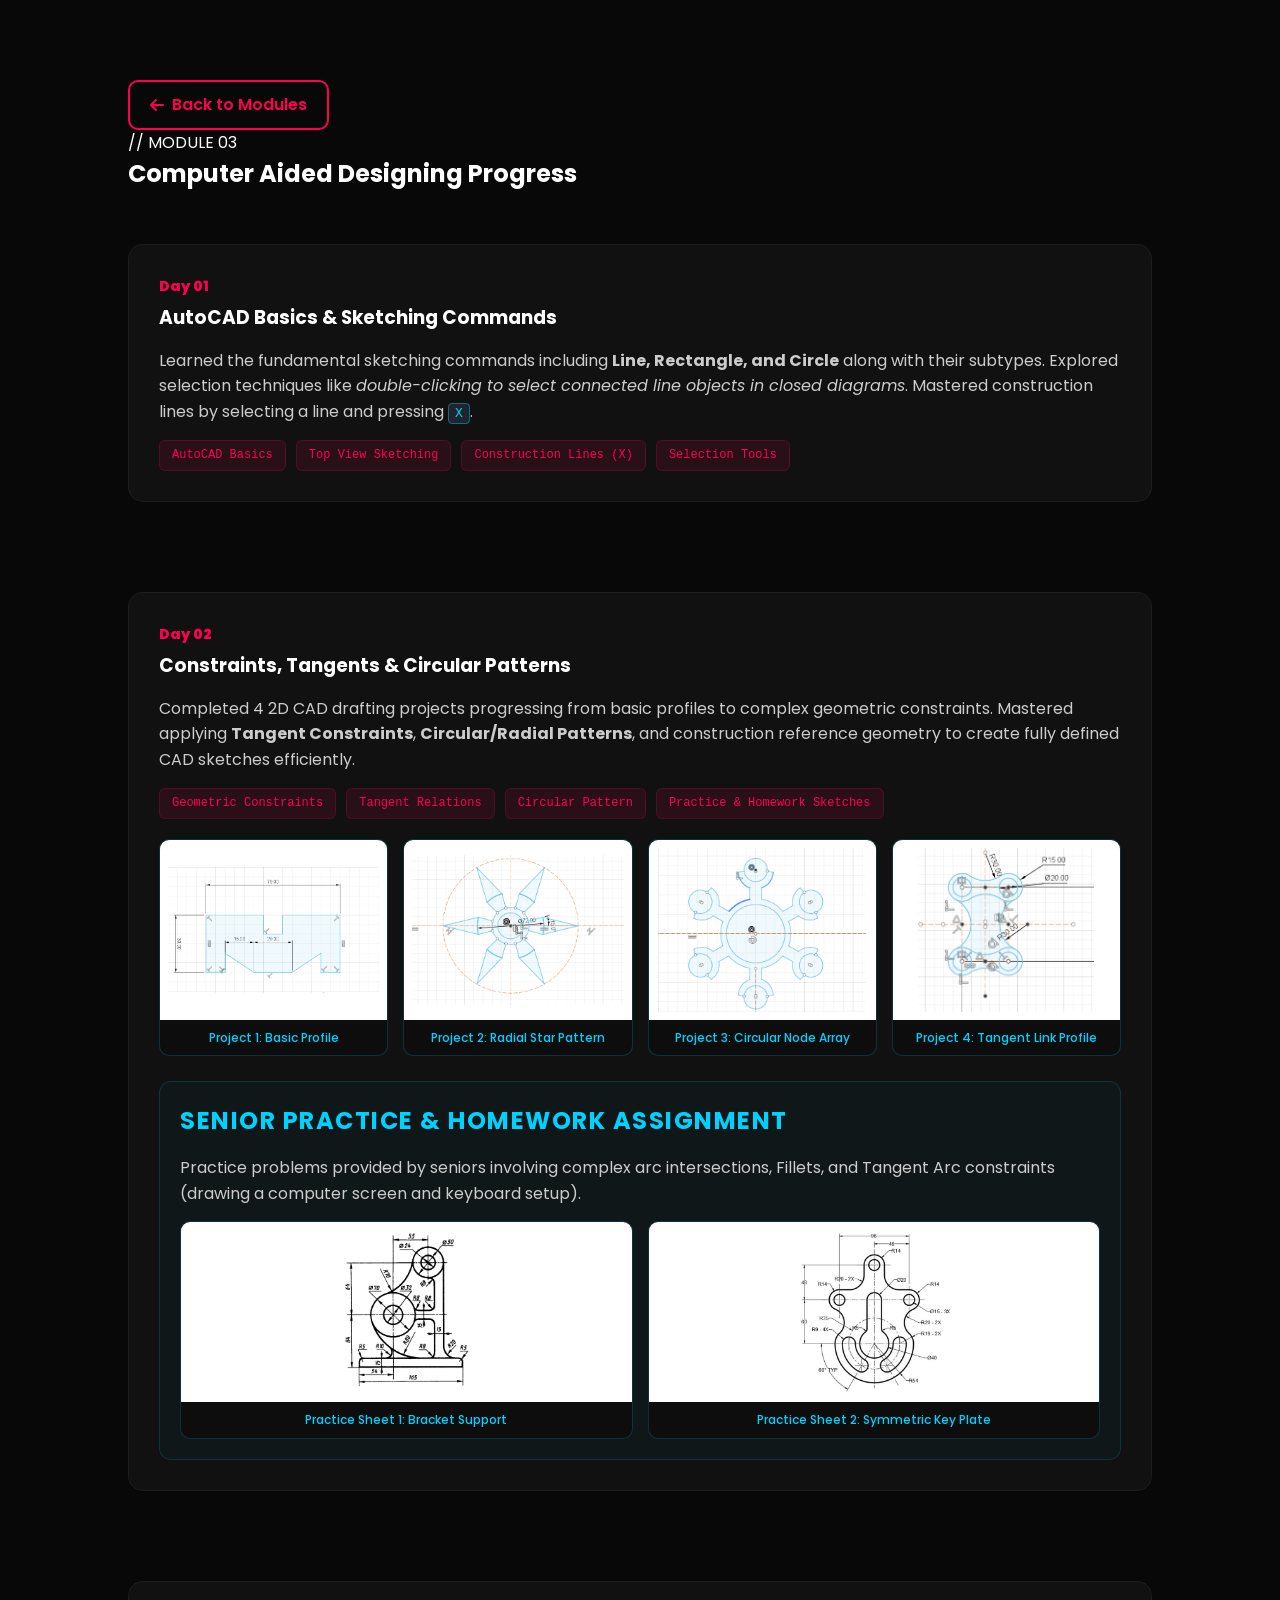
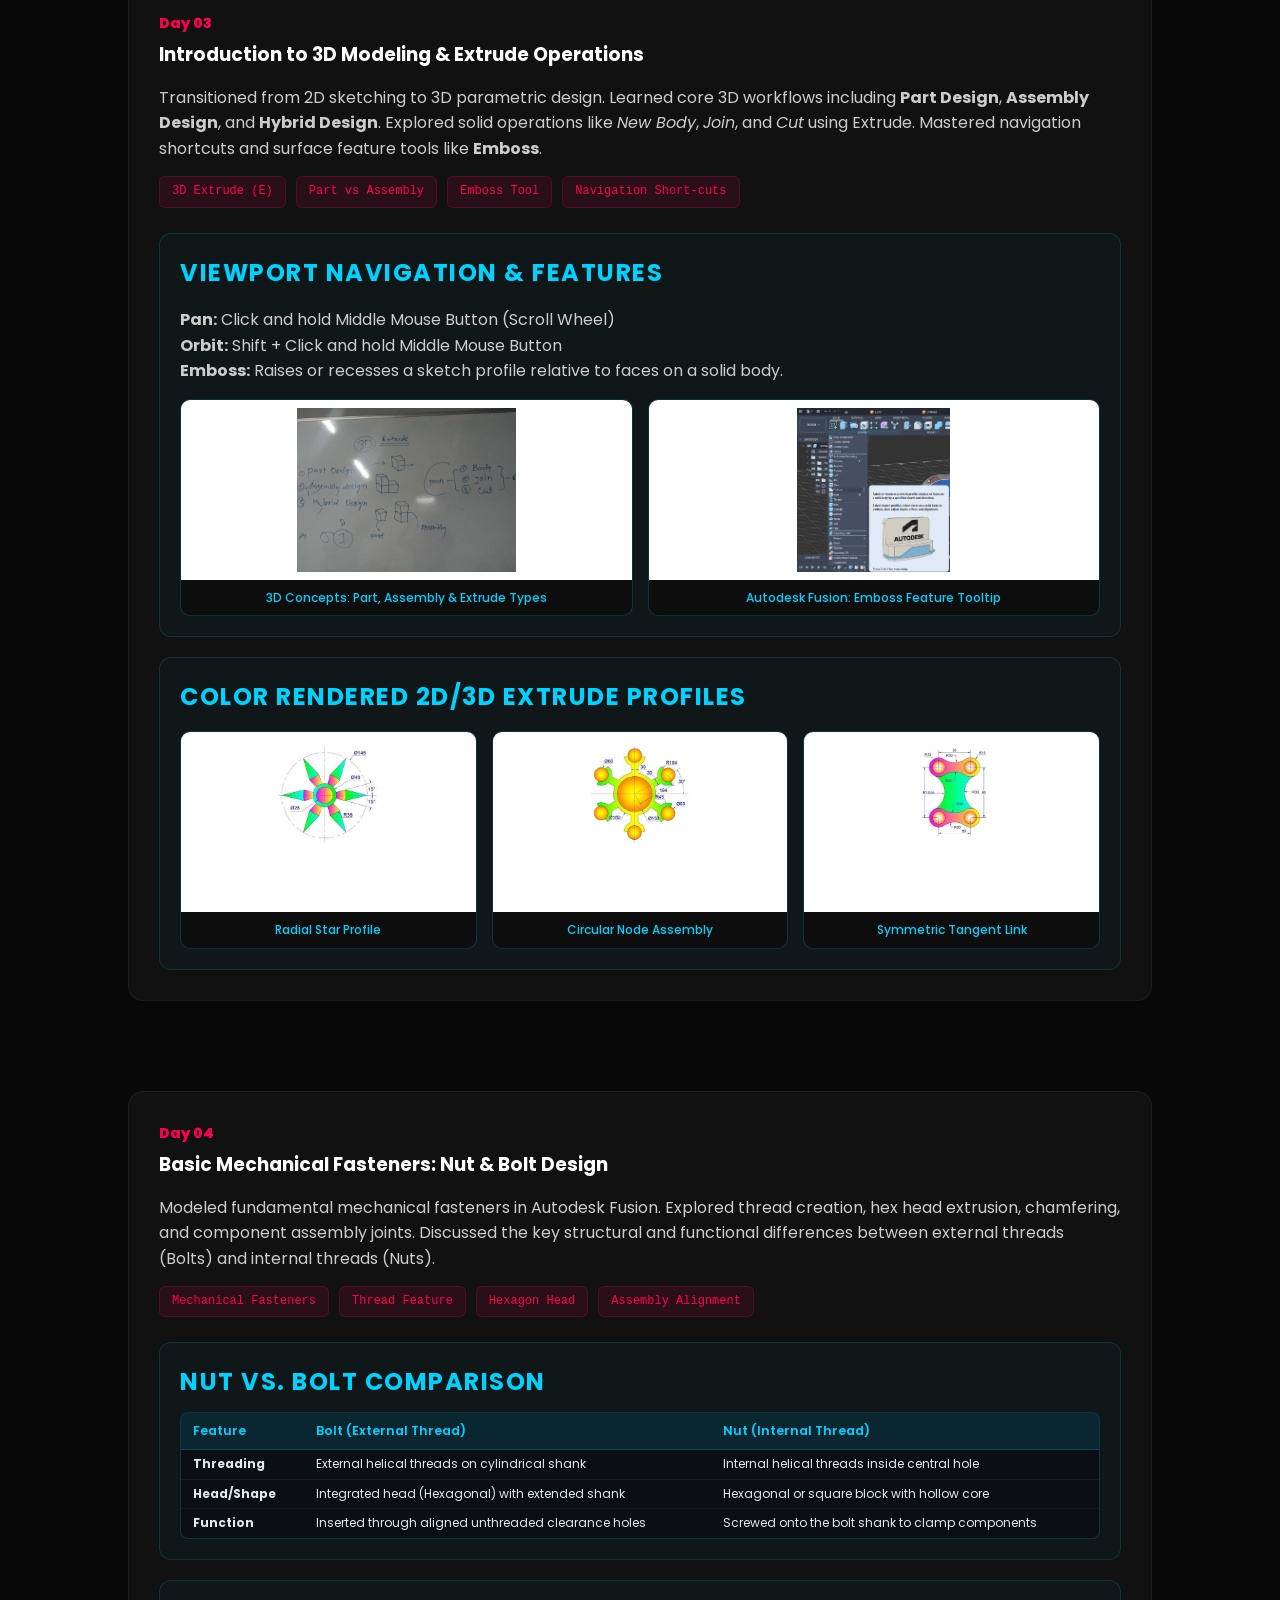
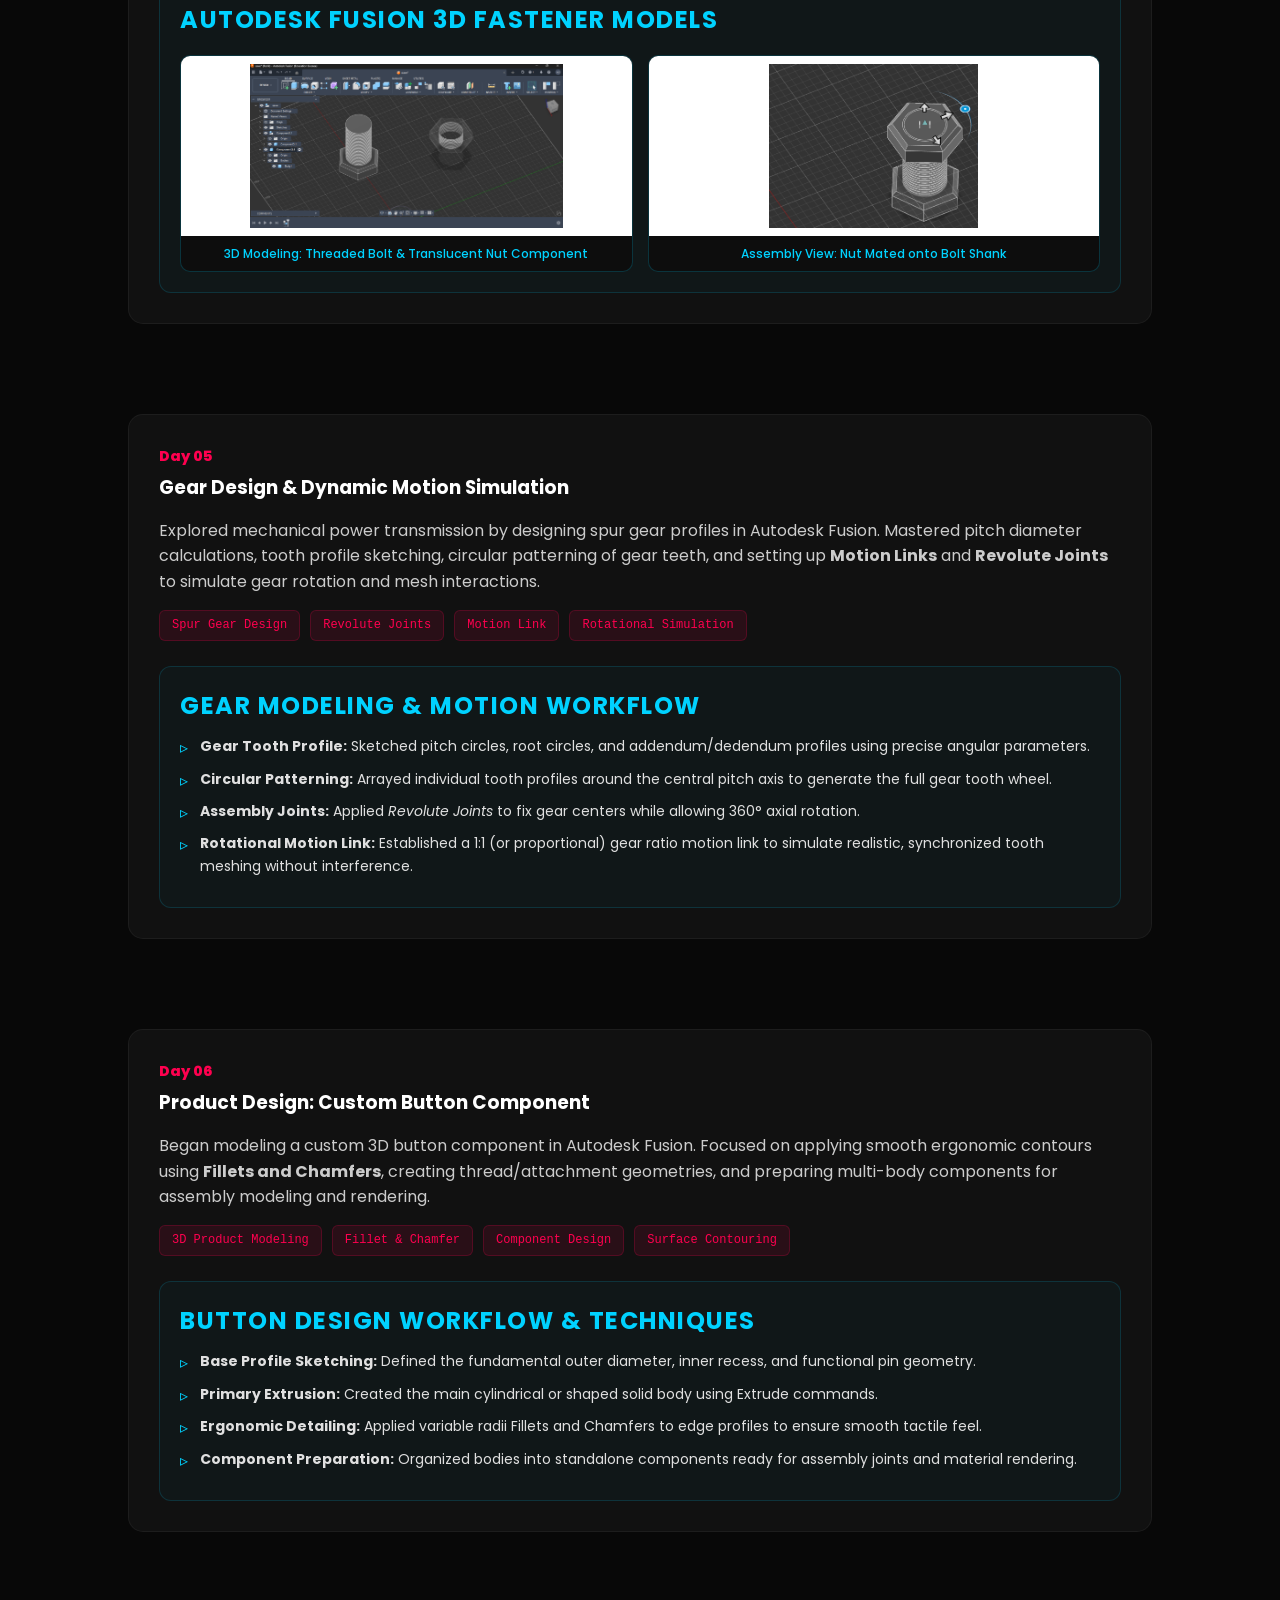
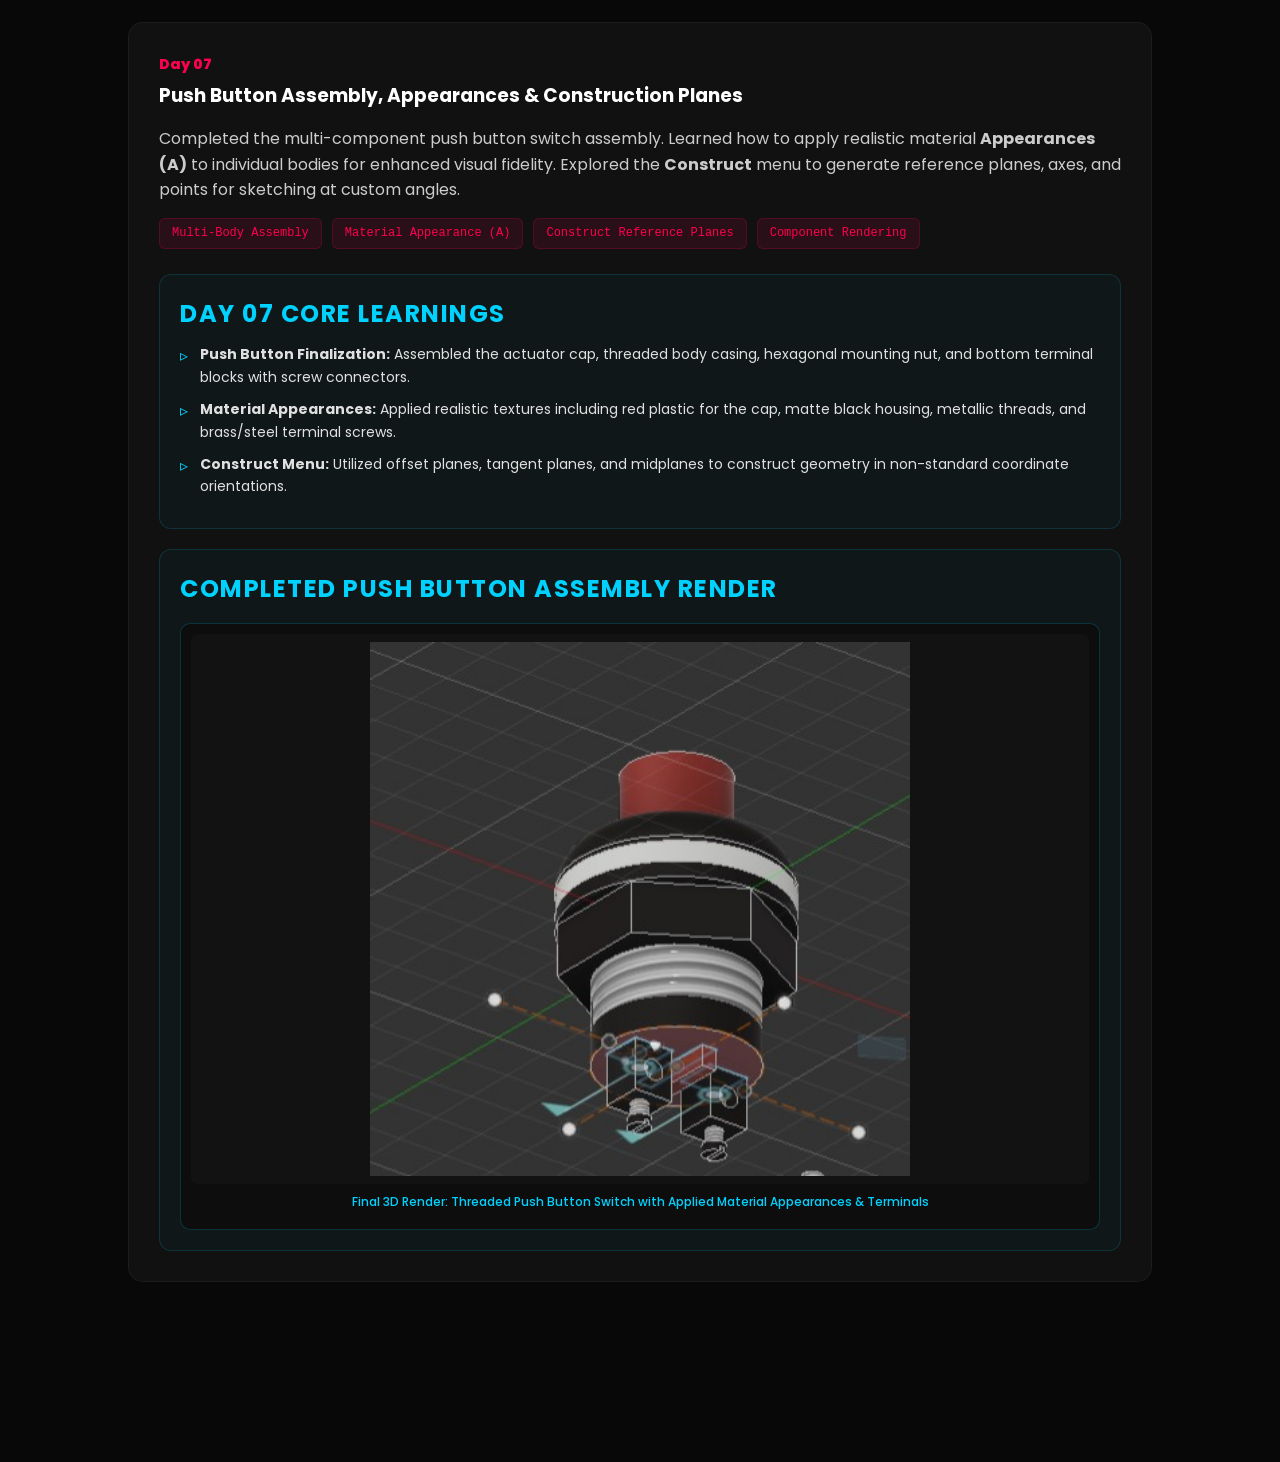
<file: cad-details.html>
<!DOCTYPE html>
<html lang="en">
<head>
    <meta charset="UTF-8">
    <meta name="viewport" content="width=device-width, initial-scale=1.0">
    <title>CAD Progress | Module 03</title>
    
    <!-- Google Fonts -->
    <link href="https://fonts.googleapis.com/css2?family=Poppins:wght@300;400;600&display=swap" rel="stylesheet">
    
    <!-- CSS Link -->
    <link rel="stylesheet" href="style.css">
    
    <!-- Font Awesome Icons -->
    <link rel="stylesheet" href="https://cdnjs.cloudflare.com/ajax/libs/font-awesome/6.5.1/css/all.min.css">
</head>
<body>

    <section id="cad-module" class="container">
        <!-- Back Navigation -->
        <div class="back-nav">
            <a href="index.html#modules" class="back-btn">
                <i class="fas fa-arrow-left"></i> Back to Modules
            </a>
        </div>

        <!-- Header -->
        <div class="section-header-blue">
            <span class="cyber-tag">// MODULE 03</span>
            <h2 class="sub-title-blue">Computer Aided Designing Progress</h2>
        </div>

        <!-- Timeline Content -->
        <div class="timeline">
            
            
            <!-- Day 01 Card -->
            <div class="day-card">
                <div class="day-header">
                    <span class="day-num">Day 01</span>
                    <h3>AutoCAD Basics & Sketching Commands</h3>
                </div>
                
                <p class="day-desc">
                    Learned the fundamental sketching commands including <strong>Line, Rectangle, and Circle</strong> along with their subtypes. 
                    Explored selection techniques like <em>double-clicking to select connected line objects in closed diagrams</em>. 
                    Mastered construction lines by selecting a line and pressing <kbd>X</kbd>.
                </p>

                <div class="topics">
                    <span class="topic-tag">AutoCAD Basics</span>
                    <span class="topic-tag">Top View Sketching</span>
                    <span class="topic-tag">Construction Lines (X)</span>
                    <span class="topic-tag">Selection Tools</span>
                </div>

                <!-- Day 02 Card -->
            

                

               
            
            <!-- Additional day cards can be added here following the same structure -->
        </div>
        <!-- Day 02 Card -->
<div class="day-card">
    <div class="day-header">
        <span class="day-num">Day 02</span>
        <h3>Constraints, Tangents & Circular Patterns</h3>
    </div>
    
    <p class="day-desc">
        Completed 4 2D CAD drafting projects progressing from basic profiles to complex geometric constraints. 
        Mastered applying <strong>Tangent Constraints</strong>, <strong>Circular/Radial Patterns</strong>, and construction reference geometry to create fully defined CAD sketches efficiently.
    </p>

    <div class="topics">
        <span class="topic-tag">Geometric Constraints</span>
        <span class="topic-tag">Tangent Relations</span>
        <span class="topic-tag">Circular Pattern</span>
        <span class="topic-tag">Practice & Homework Sketches</span>
    </div>

    <!-- Practice Projects Grid -->
    <div class="cad-grid-4">
        <div class="cad-item">
            <img src="images/AutoCAD/Day02/1a.png" alt="Project 1: Basic Profile">
            <span class="cad-caption">Project 1: Basic Profile</span>
        </div>
        <div class="cad-item">
            <img src="images/AutoCAD/Day02/2a.png" alt="Project 2: Star Pattern">
            <span class="cad-caption">Project 2: Radial Star Pattern</span>
        </div>
        <div class="cad-item">
            <img src="images/AutoCAD/Day02/3a.png" alt="Project 3: Circular Array">
            <span class="cad-caption">Project 3: Circular Node Array</span>
        </div>
        <div class="cad-item">
            <img src="images/AutoCAD/Day02/4a.png" alt="Project 4: Tangent Link Profile">
            <span class="cad-caption">Project 4: Tangent Link Profile</span>
        </div>
    </div>

    <!-- Homework & Practice Sketches Highlight -->
    <div class="cad-practice-box">
        <h4 class="highlight-title">Senior Practice & Homework Assignment</h4>
        <p class="day-desc">
            Practice problems provided by seniors involving complex arc intersections, Fillets, and Tangent Arc constraints (drawing a computer screen and keyboard setup).
        </p>

        <div class="cad-grid-2">
            <div class="cad-item">
                <img src="images/AutoCAD/Day02/4b.jpeg" alt="Practice Sheet 1">
                <span class="cad-caption">Practice Sheet 1: Bracket Support</span>
            </div>
            <div class="cad-item">
                <img src="images/AutoCAD/Day02/5b.jpeg" alt="Practice Sheet 2">
                <span class="cad-caption">Practice Sheet 2: Symmetric Key Plate</span>
            </div>
        </div>
    </div>
</div>

<!-- Day 03 Card -->
<div class="day-card">
    <div class="day-header">
        <span class="day-num">Day 03</span>
        <h3>Introduction to 3D Modeling & Extrude Operations</h3>
    </div>
    
    <p class="day-desc">
        Transitioned from 2D sketching to 3D parametric design. Learned core 3D workflows including 
        <strong>Part Design</strong>, <strong>Assembly Design</strong>, and <strong>Hybrid Design</strong>. 
        Explored solid operations like <em>New Body</em>, <em>Join</em>, and <em>Cut</em> using Extrude. 
        Mastered navigation shortcuts and surface feature tools like <strong>Emboss</strong>.
    </p>

    <div class="topics">
        <span class="topic-tag">3D Extrude (E)</span>
        <span class="topic-tag">Part vs Assembly</span>
        <span class="topic-tag">Emboss Tool</span>
        <span class="topic-tag">Navigation Short-cuts</span>
    </div>

    <!-- Navigation & Core Concepts Highlight Box -->
    <div class="cad-practice-box">
        <h4 class="highlight-title">Viewport Navigation & Features</h4>
        <p class="day-desc">
            <strong>Pan:</strong> Click and hold Middle Mouse Button (Scroll Wheel)<br>
            <strong>Orbit:</strong> Shift + Click and hold Middle Mouse Button<br>
            <strong>Emboss:</strong> Raises or recesses a sketch profile relative to faces on a solid body.
        </p>
        <div class="cad-grid-2">
            <div class="cad-item">
                <img src="images/AutoCAD/Day03/1b.jpeg" alt="3D Extrude & Part Concepts Whiteboard">
                <span class="cad-caption">3D Concepts: Part, Assembly & Extrude Types</span>
            </div>
            <div class="cad-item">
                <img src="images/AutoCAD/Day03/5b.png" alt="Emboss Feature Tool Tooltip in Autodesk Fusion">
                <span class="cad-caption">Autodesk Fusion: Emboss Feature Tooltip</span>
            </div>
        </div>
    </div>
    <!-- 3D Rendered Models Showcase -->
    <div class="cad-practice-box" style="margin-top: 20px;">
        <h4 class="highlight-title">Color Rendered 2D/3D Extrude Profiles</h4>
        <div class="cad-grid-3">
            <div class="cad-item">
                <img src="images/AutoCAD/Day03/2b.jpeg" alt="Star Profile Render">
                <span class="cad-caption">Radial Star Profile</span>
            </div>
            <div class="cad-item">
                <img src="images/AutoCAD/Day03/3b.jpeg" alt="Circular Node Render">
                <span class="cad-caption">Circular Node Assembly</span>
            </div>
            <div class="cad-item">
                <img src="images/AutoCAD/Day03/4b.jpeg" alt="Tangent Link Profile Render">
                <span class="cad-caption">Symmetric Tangent Link</span>
            </div>
        </div>
    </div>
</div>

<!-- Day 04 Card -->
<div class="day-card">
    <div class="day-header">
        <span class="day-num">Day 04</span>
        <h3>Basic Mechanical Fasteners: Nut & Bolt Design</h3>
    </div>
    
    <p class="day-desc">
        Modeled fundamental mechanical fasteners in Autodesk Fusion. Explored thread creation, hex head extrusion, chamfering, and component assembly joints. Discussed the key structural and functional differences between external threads (Bolts) and internal threads (Nuts).
    </p>

    <div class="topics">
        <span class="topic-tag">Mechanical Fasteners</span>
        <span class="topic-tag">Thread Feature</span>
        <span class="topic-tag">Hexagon Head</span>
        <span class="topic-tag">Assembly Alignment</span>
    </div>

    <!-- Key Differences Table -->
    <div class="cad-practice-box">
        <h4 class="highlight-title">Nut vs. Bolt Comparison</h4>
        <div class="cad-table-container">
            <table class="cad-table">
                <thead>
                    <tr>
                        <th>Feature</th>
                        <th>Bolt (External Thread)</th>
                        <th>Nut (Internal Thread)</th>
                    </tr>
                </thead>
                <tbody>
                    <tr>
                        <td><strong>Threading</strong></td>
                        <td>External helical threads on cylindrical shank</td>
                        <td>Internal helical threads inside central hole</td>
                    </tr>
                    <tr>
                        <td><strong>Head/Shape</strong></td>
                        <td>Integrated head (Hexagonal) with extended shank</td>
                        <td>Hexagonal or square block with hollow core</td>
                    </tr>
                    <tr>
                        <td><strong>Function</strong></td>
                        <td>Inserted through aligned unthreaded clearance holes</td>
                        <td>Screwed onto the bolt shank to clamp components</td>
                    </tr>
                </tbody>
            </table>
        </div>
    </div>

    <!-- 3D Rendered Models Showcase -->
    <div class="cad-practice-box" style="margin-top: 20px;">
        <h4 class="highlight-title">Autodesk Fusion 3D Fastener Models</h4>
        <div class="cad-grid-2">
            <div class="cad-item">
                <img src="images/AutoCAD/Day04/1c.png" alt="Nut and Bolt Separated Components in Autodesk Fusion">
                <span class="cad-caption">3D Modeling: Threaded Bolt & Translucent Nut Component</span>
            </div>
            <div class="cad-item">
                <img src="images/AutoCAD/Day04/2c.png" alt="Nut and Bolt Assembly Alignment in Autodesk Fusion">
                <span class="cad-caption">Assembly View: Nut Mated onto Bolt Shank</span>
            </div>
        </div>
    </div>
</div>
<!-- Day 05 Card -->
<div class="day-card">
    <div class="day-header">
        <span class="day-num">Day 05</span>
        <h3>Gear Design & Dynamic Motion Simulation</h3>
    </div>
    
    <p class="day-desc">
        Explored mechanical power transmission by designing spur gear profiles in Autodesk Fusion. 
        Mastered pitch diameter calculations, tooth profile sketching, circular patterning of gear teeth, 
        and setting up <strong>Motion Links</strong> and <strong>Revolute Joints</strong> to simulate gear rotation and mesh interactions.
    </p>

    <div class="topics">
        <span class="topic-tag">Spur Gear Design</span>
        <span class="topic-tag">Revolute Joints</span>
        <span class="topic-tag">Motion Link</span>
        <span class="topic-tag">Rotational Simulation</span>
    </div>

    <!-- Key Gear Design Concepts -->
    <div class="cad-practice-box">
        <h4 class="highlight-title">Gear Modeling & Motion Workflow</h4>
        <ul class="cad-bullets">
            <li><strong>Gear Tooth Profile:</strong> Sketched pitch circles, root circles, and addendum/dedendum profiles using precise angular parameters.</li>
            <li><strong>Circular Patterning:</strong> Arrayed individual tooth profiles around the central pitch axis to generate the full gear tooth wheel.</li>
            <li><strong>Assembly Joints:</strong> Applied <em>Revolute Joints</em> to fix gear centers while allowing 360° axial rotation.</li>
            <li><strong>Rotational Motion Link:</strong> Established a 1:1 (or proportional) gear ratio motion link to simulate realistic, synchronized tooth meshing without interference.</li>
        </ul>
    </div>
</div>
<!-- Day 06 Card -->
<div class="day-card">
    <div class="day-header">
        <span class="day-num">Day 06</span>
        <h3>Product Design: Custom Button Component</h3>
    </div>
    
    <p class="day-desc">
        Began modeling a custom 3D button component in Autodesk Fusion. Focused on applying 
        smooth ergonomic contours using <strong>Fillets and Chamfers</strong>, creating thread/attachment geometries, 
        and preparing multi-body components for assembly modeling and rendering.
    </p>

    <div class="topics">
        <span class="topic-tag">3D Product Modeling</span>
        <span class="topic-tag">Fillet & Chamfer</span>
        <span class="topic-tag">Component Design</span>
        <span class="topic-tag">Surface Contouring</span>
    </div>

    <!-- Key Button Design Concepts -->
    <div class="cad-practice-box">
        <h4 class="highlight-title">Button Design Workflow & Techniques</h4>
        <ul class="cad-bullets">
            <li><strong>Base Profile Sketching:</strong> Defined the fundamental outer diameter, inner recess, and functional pin geometry.</li>
            <li><strong>Primary Extrusion:</strong> Created the main cylindrical or shaped solid body using Extrude commands.</li>
            <li><strong>Ergonomic Detailing:</strong> Applied variable radii Fillets and Chamfers to edge profiles to ensure smooth tactile feel.</li>
            <li><strong>Component Preparation:</strong> Organized bodies into standalone components ready for assembly joints and material rendering.</li>
        </ul>
    </div>
</div>
<!-- Day 07 Card -->
<div class="day-card">
    <div class="day-header">
        <span class="day-num">Day 07</span>
        <h3>Push Button Assembly, Appearances & Construction Planes</h3>
    </div>
    
    <p class="day-desc">
        Completed the multi-component push button switch assembly. Learned how to apply realistic material 
        <strong>Appearances (A)</strong> to individual bodies for enhanced visual fidelity. Explored the 
        <strong>Construct</strong> menu to generate reference planes, axes, and points for sketching at custom angles.
    </p>

    <div class="topics">
        <span class="topic-tag">Multi-Body Assembly</span>
        <span class="topic-tag">Material Appearance (A)</span>
        <span class="topic-tag">Construct Reference Planes</span>
        <span class="topic-tag">Component Rendering</span>
    </div>

    <!-- Key Day 07 Workflows -->
    <div class="cad-practice-box">
        <h4 class="highlight-title">Day 07 Core Learnings</h4>
        <ul class="cad-bullets">
            <li><strong>Push Button Finalization:</strong> Assembled the actuator cap, threaded body casing, hexagonal mounting nut, and bottom terminal blocks with screw connectors.</li>
            <li><strong>Material Appearances:</strong> Applied realistic textures including red plastic for the cap, matte black housing, metallic threads, and brass/steel terminal screws.</li>
            <li><strong>Construct Menu:</strong> Utilized offset planes, tangent planes, and midplanes to construct geometry in non-standard coordinate orientations.</li>
        </ul>
    </div>

    <!-- 3D Rendered Model Showcase -->
    <div class="cad-practice-box" style="margin-top: 20px;">
        <h4 class="highlight-title">Completed Push Button Assembly Render</h4>
        <div class="cad-grid-1">
            <div class="cad-item">
                <img src="images/AutoCAD/Day07/1d.jpeg" alt="Push Button Assembly with Materials and Terminals">
                <span class="cad-caption">Final 3D Render: Threaded Push Button Switch with Applied Material Appearances & Terminals</span>
            </div>
        </div>
    </div>
</div>
    </section>

</body>
</html>
</file>
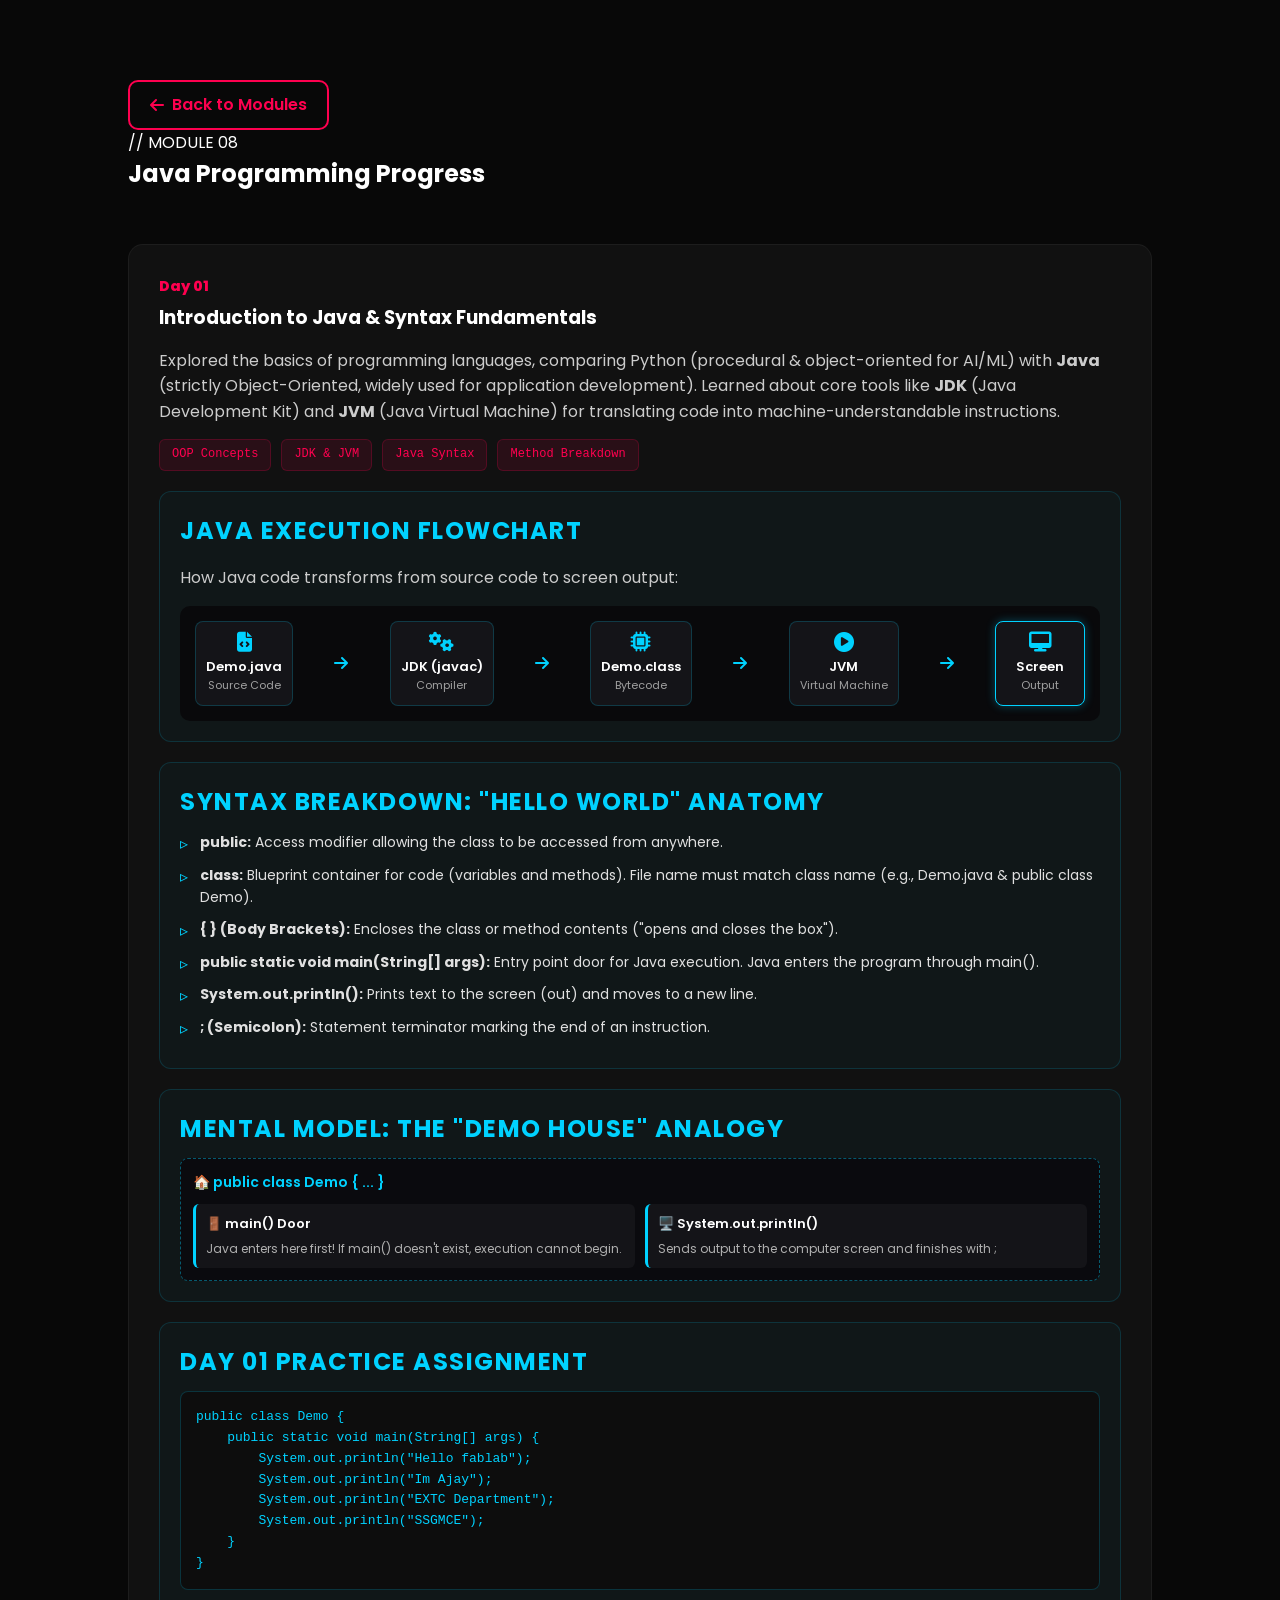
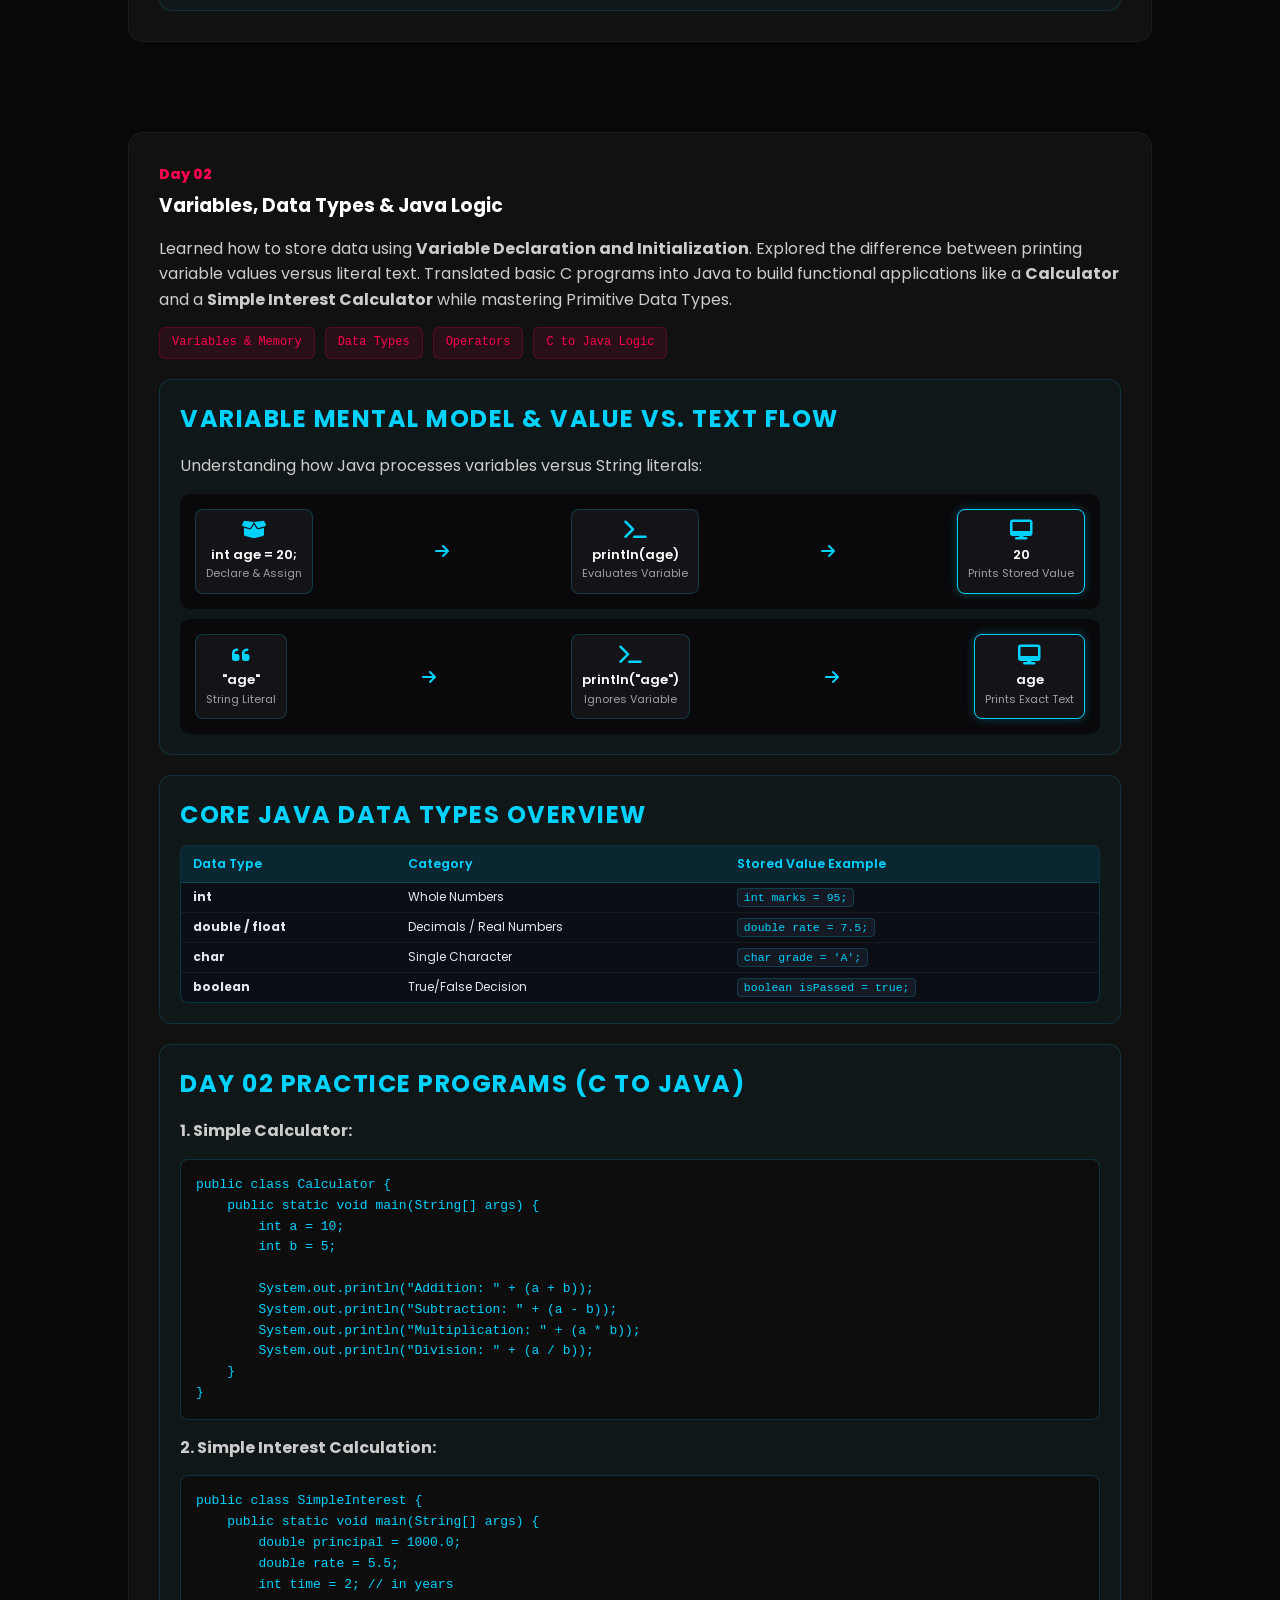
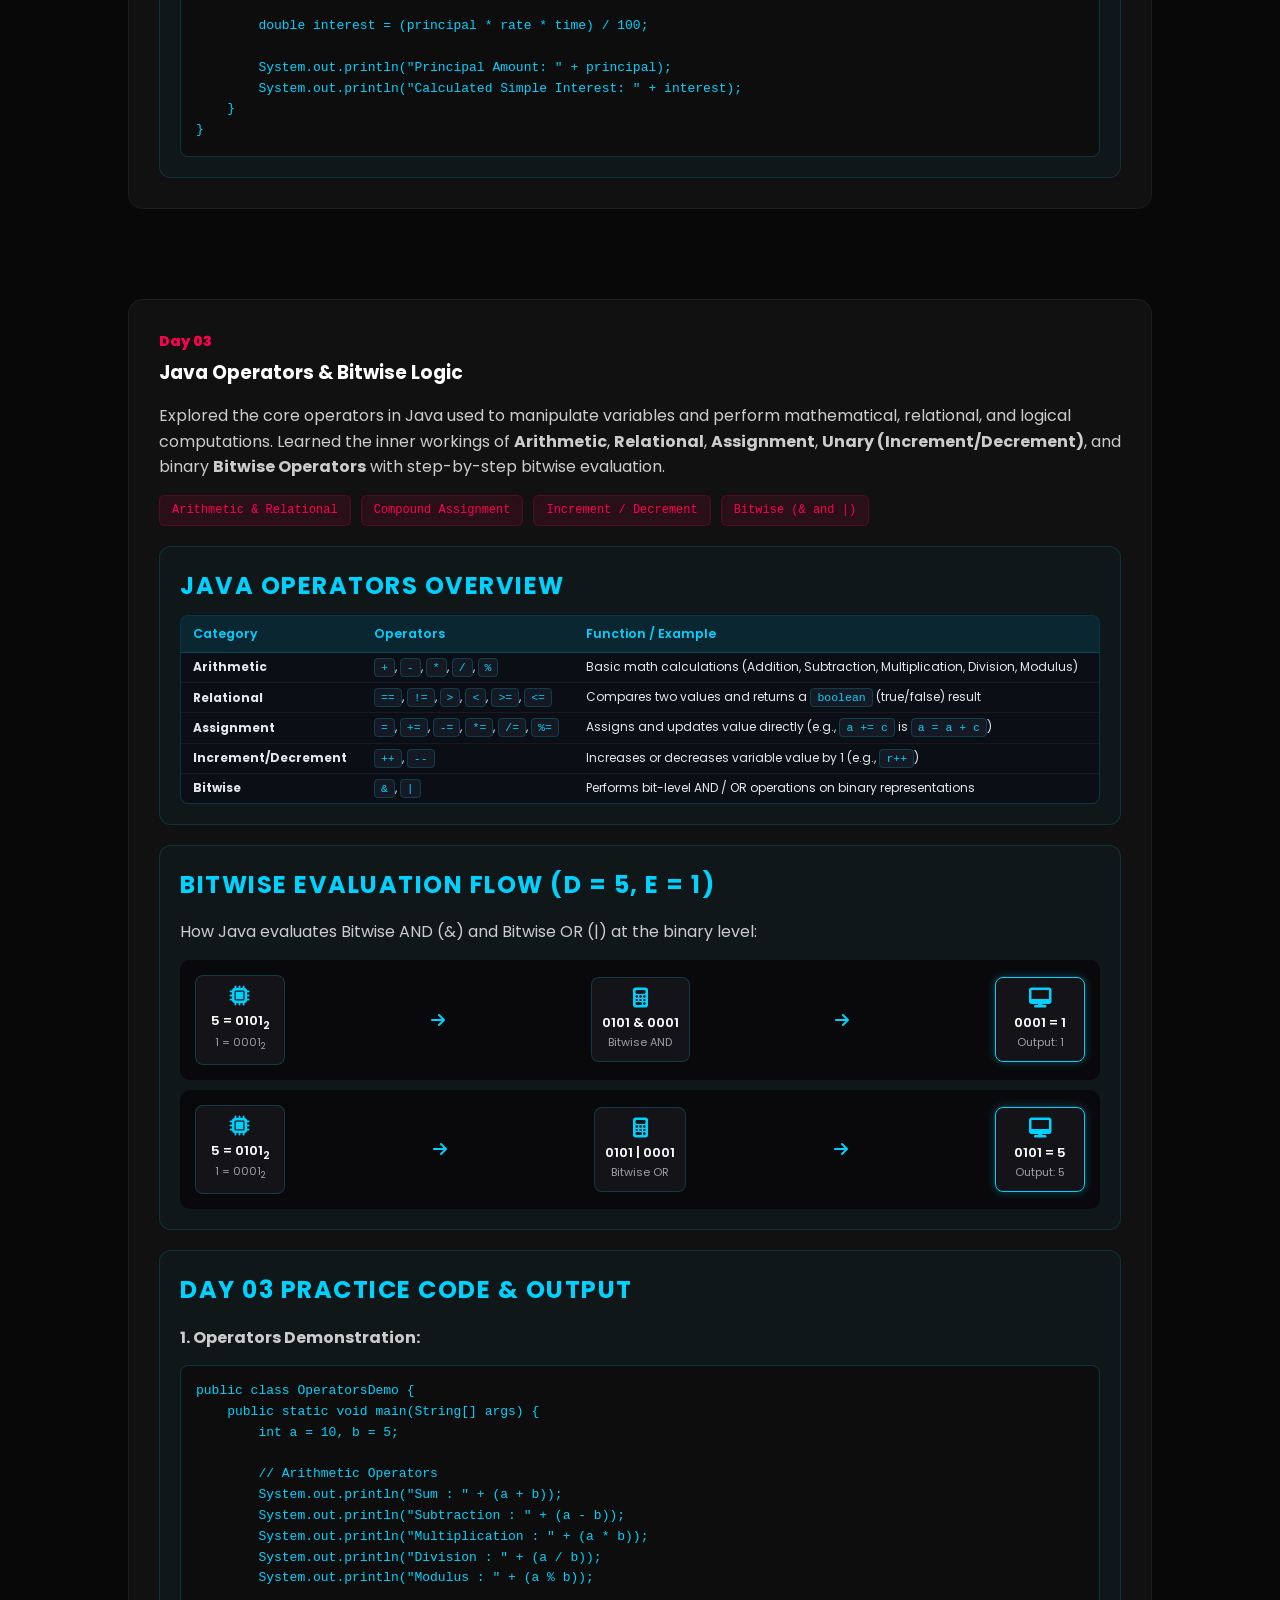
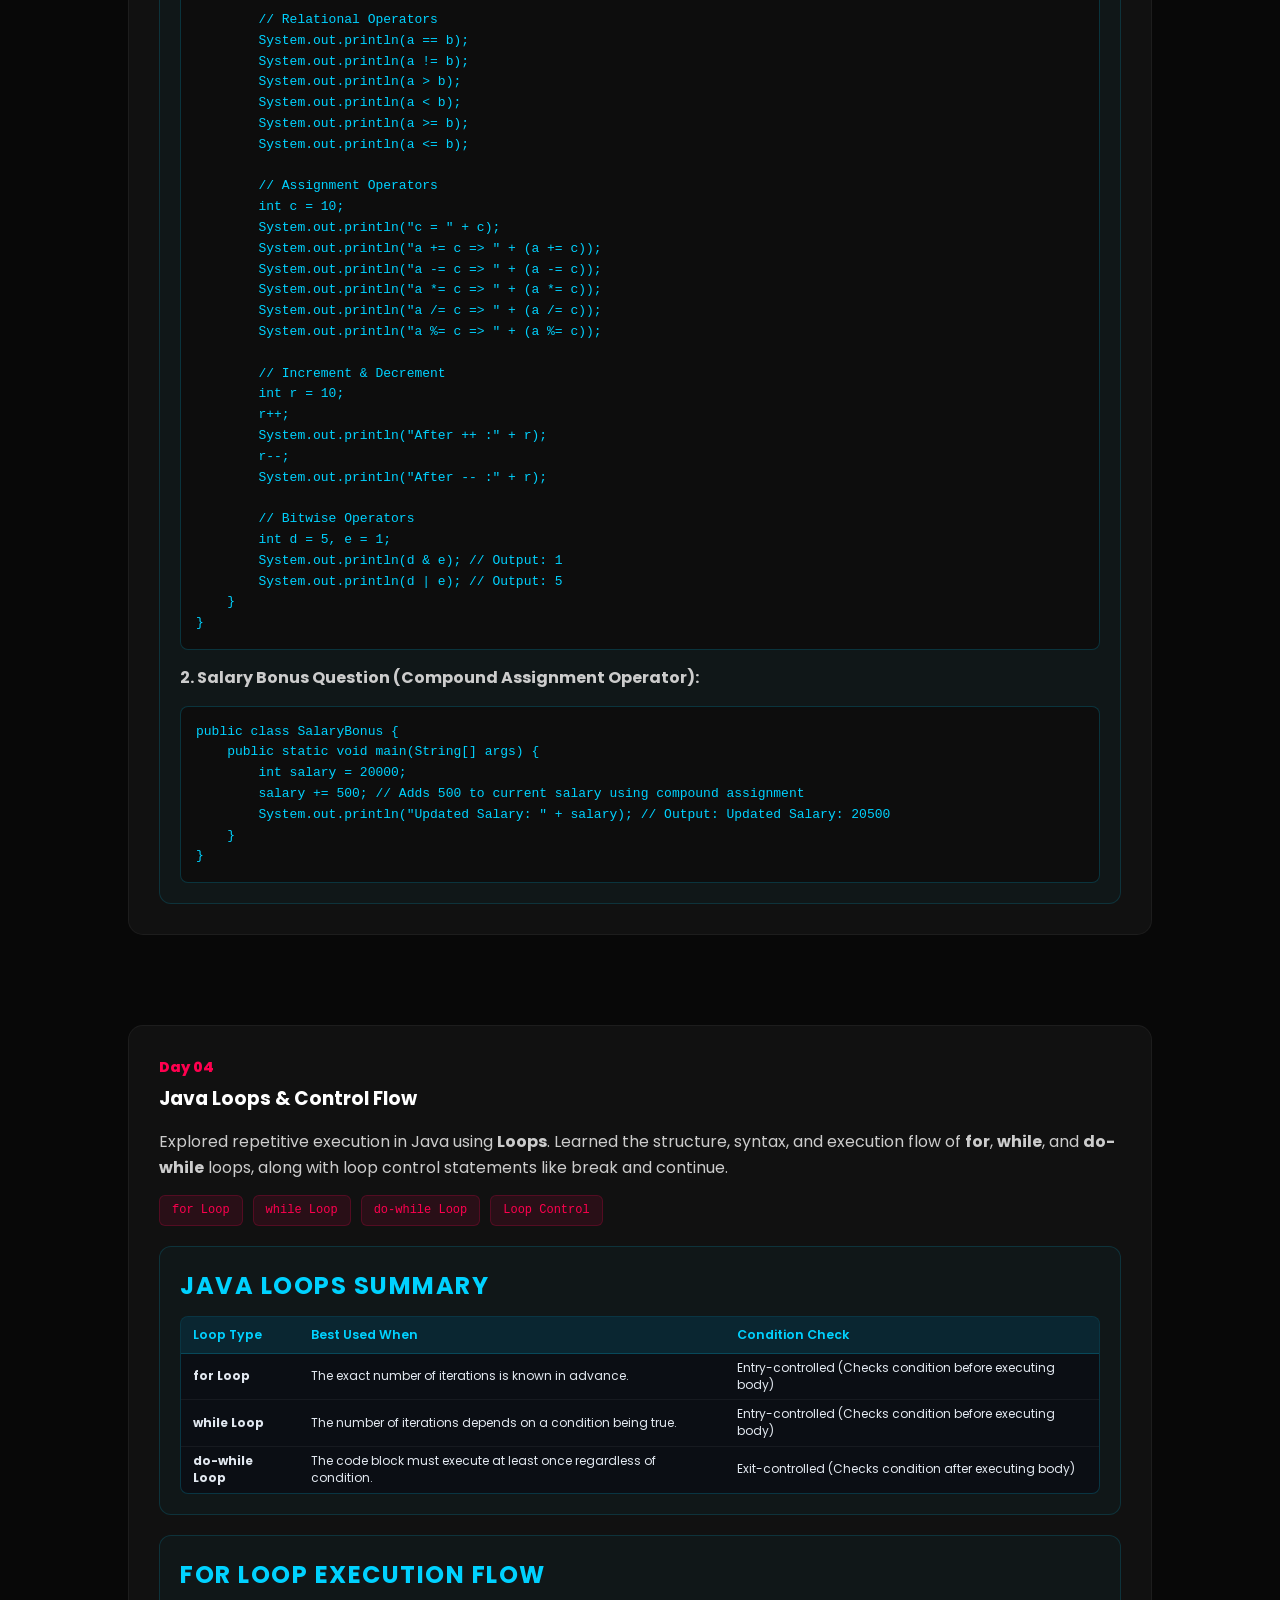
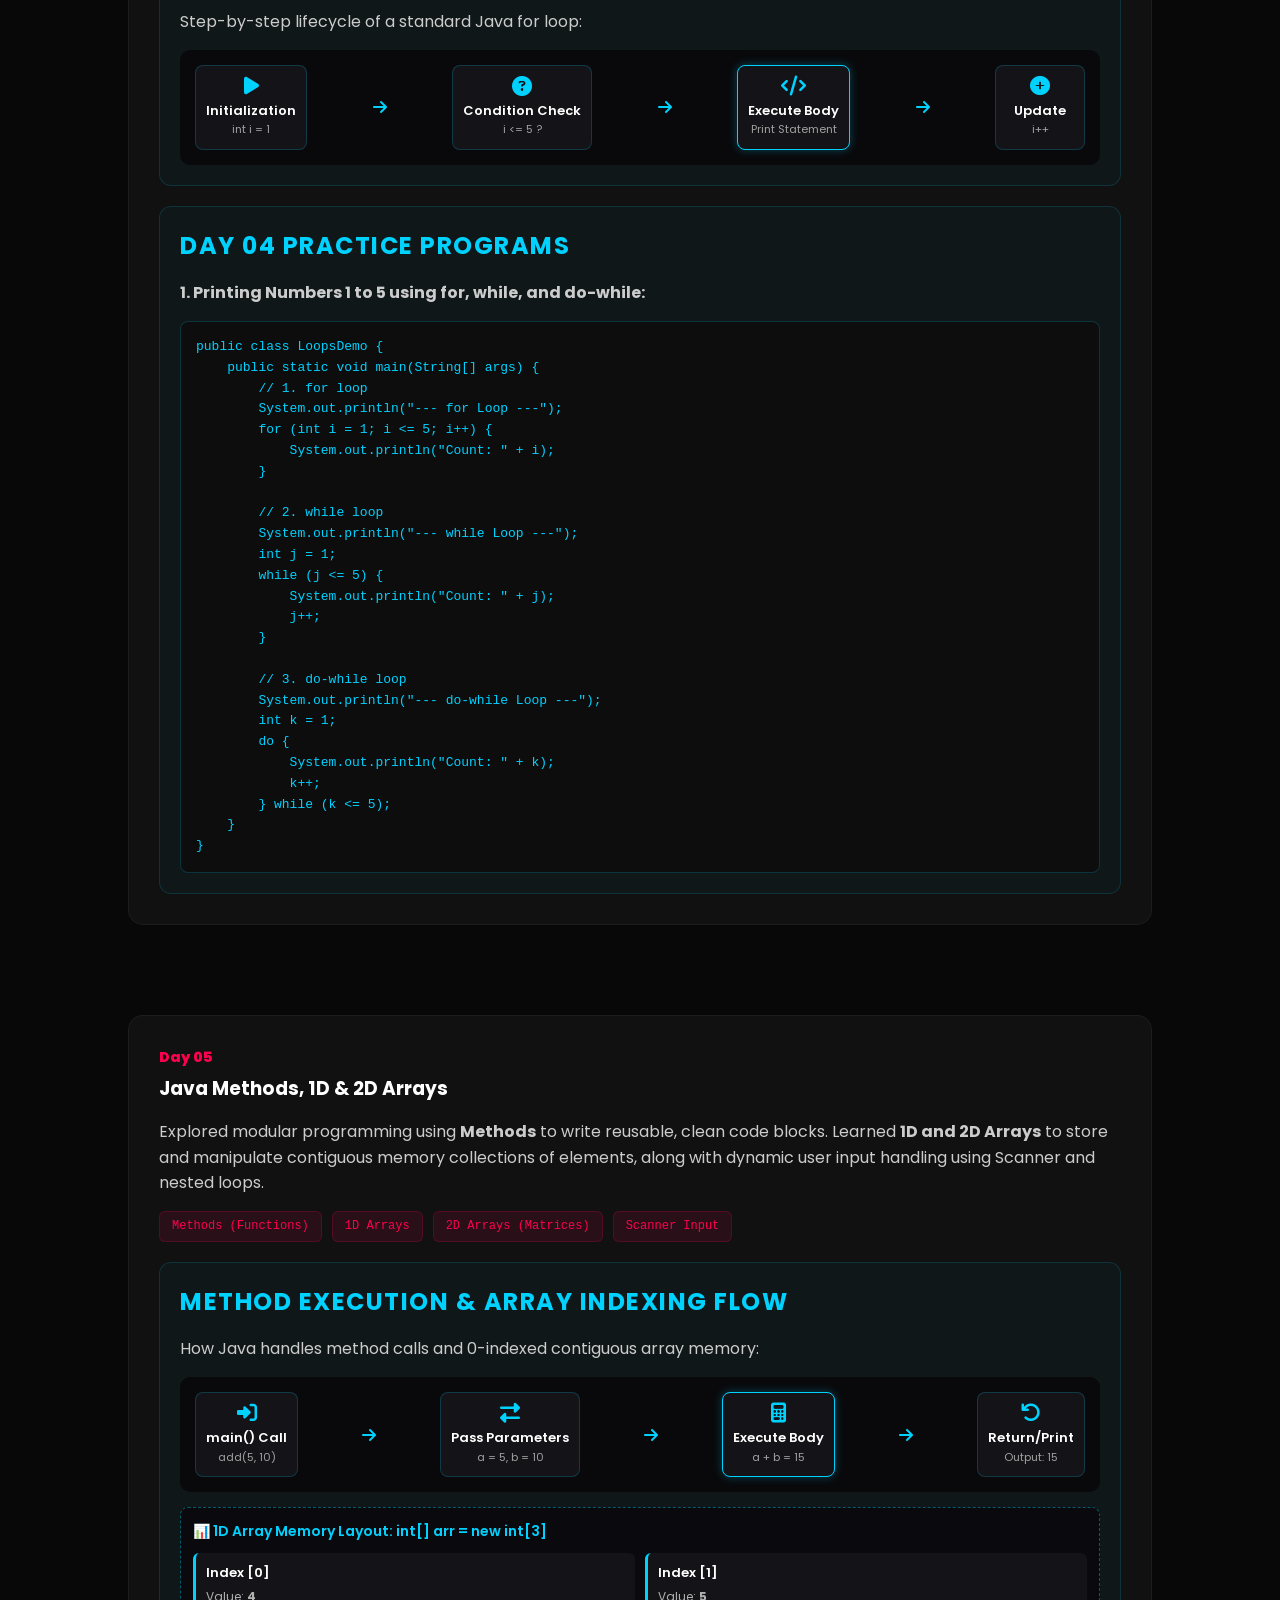
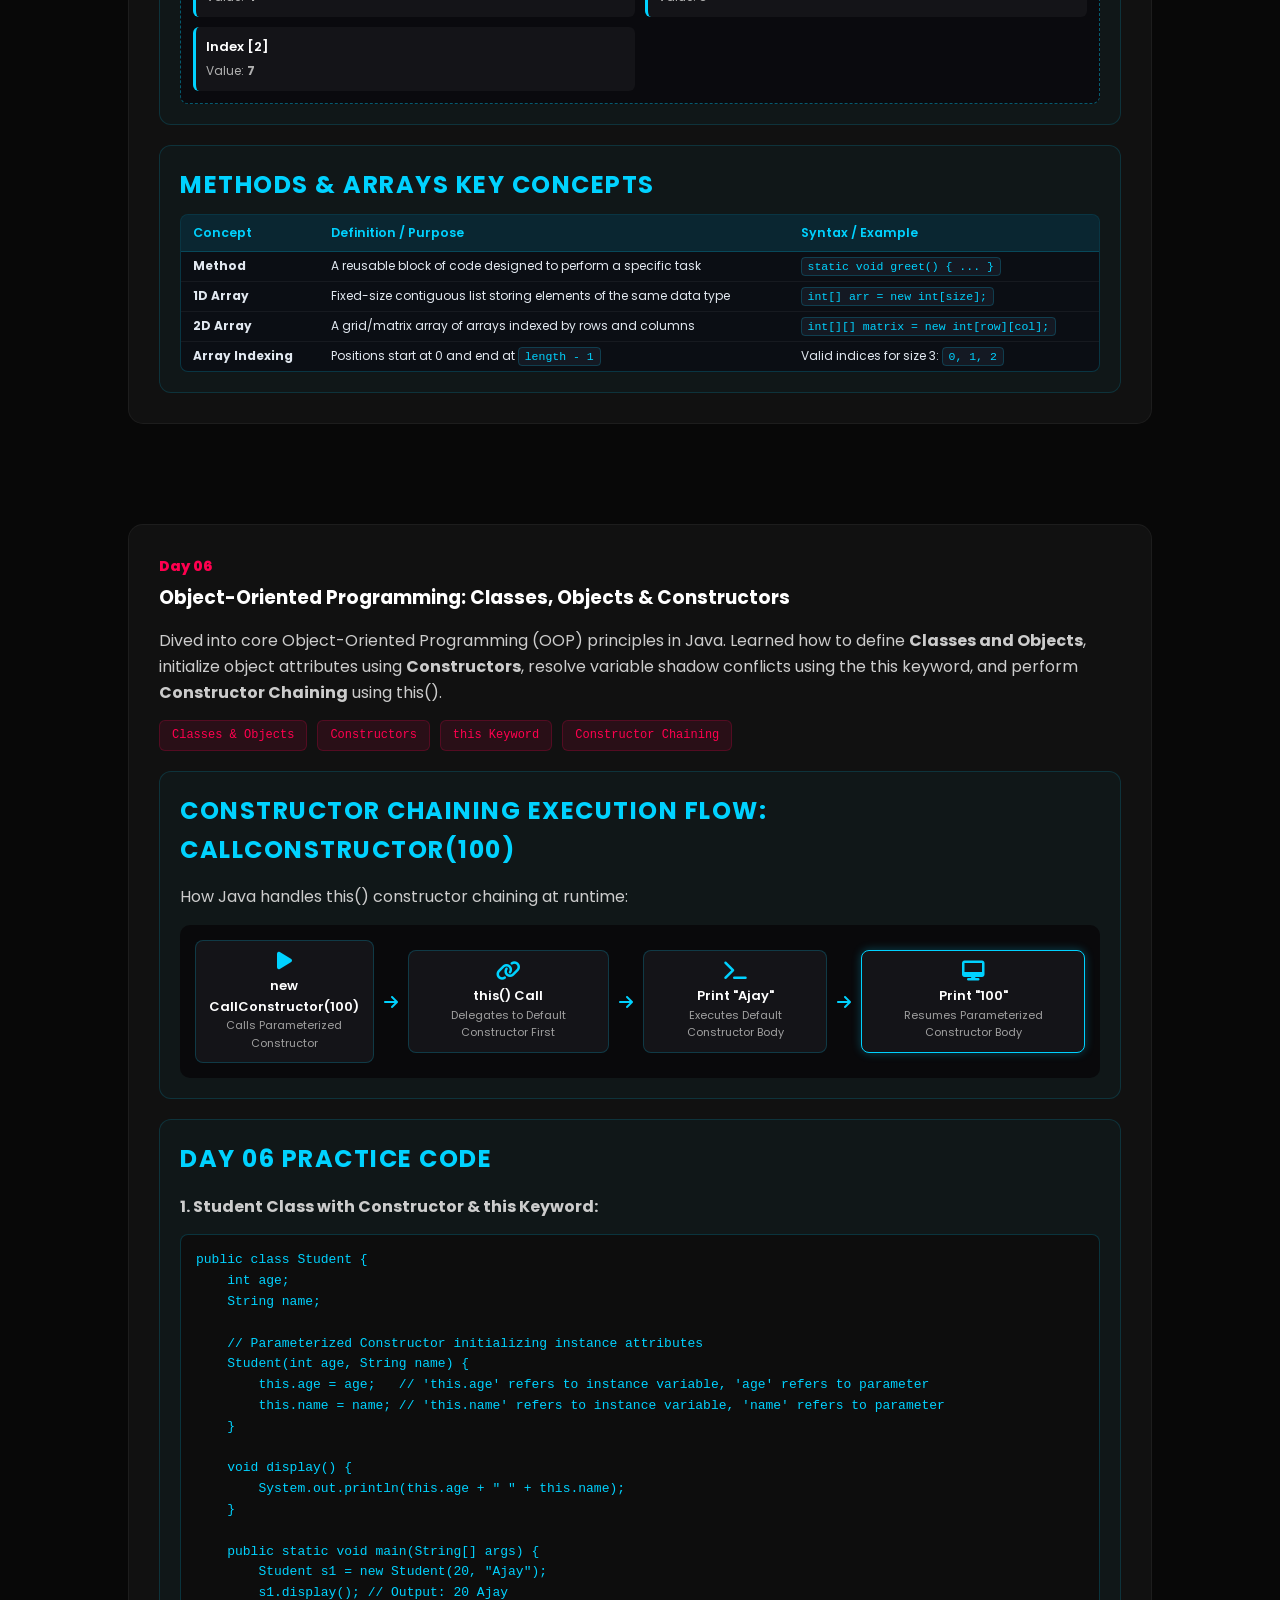
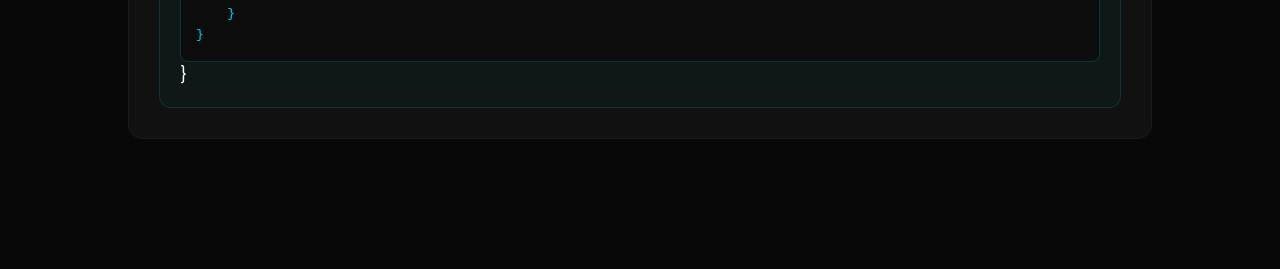
<file: java-details.html>
<!DOCTYPE html>
<html lang="en">
<head>
    <meta charset="UTF-8">
    <meta name="viewport" content="width=device-width, initial-scale=1.0">
    <title>Module 08 | Java Programming Progress</title>
    
    <!-- Google Fonts -->
    <link href="https://fonts.googleapis.com/css2?family=Poppins:wght@300;400;600&display=swap" rel="stylesheet">
    
    <!-- CSS Link -->
    <link rel="stylesheet" href="style.css">
    
    <!-- Font Awesome Icons -->
    <link rel="stylesheet" href="https://cdnjs.cloudflare.com/ajax/libs/font-awesome/6.5.1/css/all.min.css">
</head>
<body>

    <section id="java-module" class="container">
        <!-- Back Navigation -->
        <div class="back-nav">
            <a href="index.html#modules" class="back-btn">
                <i class="fas fa-arrow-left"></i> Back to Modules
            </a>
        </div>

        <!-- Header -->
        <div class="section-header-blue">
            <span class="cyber-tag">// MODULE 08</span>
            <h2 class="sub-title-blue">Java Programming Progress</h2>
        </div>

        <!-- Timeline Content -->
        <div class="timeline">
        <!-- Day 01 Card -->
<div class="day-card">
    <div class="day-header">
        <span class="day-num">Day 01</span>
        <h3>Introduction to Java & Syntax Fundamentals</h3>
    </div>
    
    <p class="day-desc">
        Explored the basics of programming languages, comparing Python (procedural & object-oriented for AI/ML) with <strong>Java</strong> (strictly Object-Oriented, widely used for application development). 
        Learned about core tools like <strong>JDK</strong> (Java Development Kit) and <strong>JVM</strong> (Java Virtual Machine) for translating code into machine-understandable instructions.
    </p>

    <div class="topics">
        <span class="topic-tag">OOP Concepts</span>
        <span class="topic-tag">JDK & JVM</span>
        <span class="topic-tag">Java Syntax</span>
        <span class="topic-tag">Method Breakdown</span>
    </div>

    <!-- Flowchart Section: Java Compilation & Execution Flow -->
    <div class="cad-practice-box" style="margin-top: 20px;">
        <h4 class="highlight-title">Java Execution Flowchart</h4>
        <p class="day-desc">How Java code transforms from source code to screen output:</p>
        
        <div class="flowchart-container">
            <div class="flow-step">
                <i class="fas fa-file-code flow-icon"></i>
                <span class="flow-title">Demo.java</span>
                <span class="flow-sub">Source Code</span>
            </div>
            
            <i class="fas fa-arrow-right flow-arrow"></i>

            <div class="flow-step">
                <i class="fas fa-cogs flow-icon"></i>
                <span class="flow-title">JDK (javac)</span>
                <span class="flow-sub">Compiler</span>
            </div>

            <i class="fas fa-arrow-right flow-arrow"></i>

            <div class="flow-step">
                <i class="fas fa-microchip flow-icon"></i>
                <span class="flow-title">Demo.class</span>
                <span class="flow-sub">Bytecode</span>
            </div>

            <i class="fas fa-arrow-right flow-arrow"></i>

            <div class="flow-step">
                <i class="fas fa-play-circle flow-icon"></i>
                <span class="flow-title">JVM</span>
                <span class="flow-sub">Virtual Machine</span>
            </div>

            <i class="fas fa-arrow-right flow-arrow"></i>

            <div class="flow-step highlight-step">
                <i class="fas fa-desktop flow-icon"></i>
                <span class="flow-title">Screen</span>
                <span class="flow-sub">Output</span>
            </div>
        </div>
    </div>

    <!-- Syntax Breakdown Box -->
    <div class="cad-practice-box" style="margin-top: 20px;">
        <h4 class="highlight-title">Syntax Breakdown: "Hello World" Anatomy</h4>
        <ul class="cad-bullets">
            <li><strong>public:</strong> Access modifier allowing the class to be accessed from anywhere.</li>
            <li><strong>class:</strong> Blueprint container for code (variables and methods). File name must match class name (e.g., <code>Demo.java</code> & <code>public class Demo</code>).</li>
            <li><strong>{ } (Body Brackets):</strong> Encloses the class or method contents ("opens and closes the box").</li>
            <li><strong>public static void main(String[] args):</strong> Entry point door for Java execution. Java enters the program through <code>main()</code>.</li>
            <li><strong>System.out.println():</strong> Prints text to the screen (<code>out</code>) and moves to a new line.</li>
            <li><strong>; (Semicolon):</strong> Statement terminator marking the end of an instruction.</li>
        </ul>
    </div>

    <!-- House Analogy Visual Box -->
    <div class="cad-practice-box" style="margin-top: 20px;">
        <h4 class="highlight-title">Mental Model: The "Demo House" Analogy</h4>
        <div class="house-analogy">
            <div class="analogy-box">
                <div class="box-header">🏠 public class Demo { ... }</div>
                <div class="box-body">
                    <div class="room-box">
                        <span class="door">🚪 main() Door</span>
                        <p>Java enters here first! If <code>main()</code> doesn't exist, execution cannot begin.</p>
                    </div>
                    <div class="action-box">
                        <span class="screen">🖥️ System.out.println()</span>
                        <p>Sends output to the computer screen and finishes with <code>;</code></p>
                    </div>
                </div>
            </div>
        </div>
    </div>

    <!-- Assignment Code Box -->
    <div class="cad-practice-box" style="margin-top: 20px;">
        <h4 class="highlight-title">Day 01 Practice Assignment</h4>
        <pre style="background: #0d0d0d; border: 1px solid rgba(0, 210, 255, 0.2); border-radius: 8px; padding: 15px; color: #00D2FF; font-family: monospace; overflow-x: auto;">
public class Demo {
    public static void main(String[] args) {
        System.out.println("Hello fablab");
        System.out.println("Im Ajay");
        System.out.println("EXTC Department");
        System.out.println("SSGMCE");
    }
}</pre>
    </div>

</div>


<!-- Day 02 Card -->
<div class="day-card">
    <div class="day-header">
        <span class="day-num">Day 02</span>
        <h3>Variables, Data Types & Java Logic</h3>
    </div>
    
    <p class="day-desc">
        Learned how to store data using <strong>Variable Declaration and Initialization</strong>. 
        Explored the difference between printing variable values versus literal text. 
        Translated basic C programs into Java to build functional applications like a <strong>Calculator</strong> and a <strong>Simple Interest Calculator</strong> while mastering Primitive Data Types.
    </p>

    <div class="topics">
        <span class="topic-tag">Variables & Memory</span>
        <span class="topic-tag">Data Types</span>
        <span class="topic-tag">Operators</span>
        <span class="topic-tag">C to Java Logic</span>
    </div>

    <!-- Variable Concept Flowchart -->
    <div class="cad-practice-box" style="margin-top: 20px;">
        <h4 class="highlight-title">Variable Mental Model & Value vs. Text Flow</h4>
        <p class="day-desc">Understanding how Java processes variables versus String literals:</p>
        
        <div class="flowchart-container">
            <div class="flow-step">
                <i class="fas fa-box-open flow-icon"></i>
                <span class="flow-title">int age = 20;</span>
                <span class="flow-sub">Declare & Assign</span>
            </div>
            
            <i class="fas fa-arrow-right flow-arrow"></i>

            <div class="flow-step">
                <i class="fas fa-terminal flow-icon"></i>
                <span class="flow-title">println(age)</span>
                <span class="flow-sub">Evaluates Variable</span>
            </div>

            <i class="fas fa-arrow-right flow-arrow"></i>

            <div class="flow-step highlight-step">
                <i class="fas fa-desktop flow-icon"></i>
                <span class="flow-title">20</span>
                <span class="flow-sub">Prints Stored Value</span>
            </div>
        </div>

        <div class="flowchart-container" style="margin-top: 10px;">
            <div class="flow-step">
                <i class="fas fa-quote-left flow-icon"></i>
                <span class="flow-title">"age"</span>
                <span class="flow-sub">String Literal</span>
            </div>
            
            <i class="fas fa-arrow-right flow-arrow"></i>

            <div class="flow-step">
                <i class="fas fa-terminal flow-icon"></i>
                <span class="flow-title">println("age")</span>
                <span class="flow-sub">Ignores Variable</span>
            </div>

            <i class="fas fa-arrow-right flow-arrow"></i>

            <div class="flow-step highlight-step">
                <i class="fas fa-desktop flow-icon"></i>
                <span class="flow-title">age</span>
                <span class="flow-sub">Prints Exact Text</span>
            </div>
        </div>
    </div>

    <!-- Data Types Table -->
    <div class="cad-practice-box" style="margin-top: 20px;">
        <h4 class="highlight-title">Core Java Data Types Overview</h4>
        <div class="cad-table-container">
            <table class="cad-table">
                <thead>
                    <tr>
                        <th>Data Type</th>
                        <th>Category</th>
                        <th>Stored Value Example</th>
                    </tr>
                </thead>
                <tbody>
                    <tr>
                        <td><strong>int</strong></td>
                        <td>Whole Numbers</td>
                        <td><code>int marks = 95;</code></td>
                    </tr>
                    <tr>
                        <td><strong>double / float</strong></td>
                        <td>Decimals / Real Numbers</td>
                        <td><code>double rate = 7.5;</code></td>
                    </tr>
                    <tr>
                        <td><strong>char</strong></td>
                        <td>Single Character</td>
                        <td><code>char grade = 'A';</code></td>
                    </tr>
                    <tr>
                        <td><strong>boolean</strong></td>
                        <td>True/False Decision</td>
                        <td><code>boolean isPassed = true;</code></td>
                    </tr>
                </tbody>
            </table>
        </div>
    </div>

    <!-- Practice Programs -->
    <div class="cad-practice-box" style="margin-top: 20px;">
        <h4 class="highlight-title">Day 02 Practice Programs (C to Java)</h4>
        
        <p class="day-desc"><strong>1. Simple Calculator:</strong></p>
        <pre style="background: #0d0d0d; border: 1px solid rgba(0, 210, 255, 0.2); border-radius: 8px; padding: 15px; color: #00D2FF; font-family: monospace; overflow-x: auto;">
public class Calculator {
    public static void main(String[] args) {
        int a = 10;
        int b = 5;

        System.out.println("Addition: " + (a + b));
        System.out.println("Subtraction: " + (a - b));
        System.out.println("Multiplication: " + (a * b));
        System.out.println("Division: " + (a / b));
    }
}</pre>

        <p class="day-desc" style="margin-top: 15px;"><strong>2. Simple Interest Calculation:</strong></p>
        <pre style="background: #0d0d0d; border: 1px solid rgba(0, 210, 255, 0.2); border-radius: 8px; padding: 15px; color: #00D2FF; font-family: monospace; overflow-x: auto;">
public class SimpleInterest {
    public static void main(String[] args) {
        double principal = 1000.0;
        double rate = 5.5;
        int time = 2; // in years

        double interest = (principal * rate * time) / 100;

        System.out.println("Principal Amount: " + principal);
        System.out.println("Calculated Simple Interest: " + interest);
    }
}</pre>
    </div>

</div>
<!-- Day 03 Card -->
<div class="day-card">
    <div class="day-header">
        <span class="day-num">Day 03</span>
        <h3>Java Operators & Bitwise Logic</h3>
    </div>
    
    <p class="day-desc">
        Explored the core operators in Java used to manipulate variables and perform mathematical, relational, and logical computations. 
        Learned the inner workings of <strong>Arithmetic</strong>, <strong>Relational</strong>, <strong>Assignment</strong>, <strong>Unary (Increment/Decrement)</strong>, and binary <strong>Bitwise Operators</strong> with step-by-step bitwise evaluation.
    </p>

    <div class="topics">
        <span class="topic-tag">Arithmetic & Relational</span>
        <span class="topic-tag">Compound Assignment</span>
        <span class="topic-tag">Increment / Decrement</span>
        <span class="topic-tag">Bitwise (& and |)</span>
    </div>

    <!-- Operators Summary Table -->
    <div class="cad-practice-box" style="margin-top: 20px;">
        <h4 class="highlight-title">Java Operators Overview</h4>
        <div class="cad-table-container">
            <table class="cad-table">
                <thead>
                    <tr>
                        <th>Category</th>
                        <th>Operators</th>
                        <th>Function / Example</th>
                    </tr>
                </thead>
                <tbody>
                    <tr>
                        <td><strong>Arithmetic</strong></td>
                        <td><code>+</code>, <code>-</code>, <code>*</code>, <code>/</code>, <code>%</code></td>
                        <td>Basic math calculations (Addition, Subtraction, Multiplication, Division, Modulus)</td>
                    </tr>
                    <tr>
                        <td><strong>Relational</strong></td>
                        <td><code>==</code>, <code>!=</code>, <code>&gt;</code>, <code>&lt;</code>, <code>&gt;=</code>, <code>&lt;=</code></td>
                        <td>Compares two values and returns a <code>boolean</code> (true/false) result</td>
                    </tr>
                    <tr>
                        <td><strong>Assignment</strong></td>
                        <td><code>=</code>, <code>+=</code>, <code>-=</code>, <code>*=</code>, <code>/=</code>, <code>%=</code></td>
                        <td>Assigns and updates value directly (e.g., <code>a += c</code> is <code>a = a + c</code>)</td>
                    </tr>
                    <tr>
                        <td><strong>Increment/Decrement</strong></td>
                        <td><code>++</code>, <code>--</code></td>
                        <td>Increases or decreases variable value by 1 (e.g., <code>r++</code>)</td>
                    </tr>
                    <tr>
                        <td><strong>Bitwise</strong></td>
                        <td><code>&amp;</code>, <code>|</code></td>
                        <td>Performs bit-level AND / OR operations on binary representations</td>
                    </tr>
                </tbody>
            </table>
        </div>
    </div>

    <!-- Bitwise Logic Breakdown Box -->
    <div class="cad-practice-box" style="margin-top: 20px;">
        <h4 class="highlight-title">Bitwise Evaluation Flow (d = 5, e = 1)</h4>
        <p class="day-desc">How Java evaluates Bitwise AND (<code>&amp;</code>) and Bitwise OR (<code>|</code>) at the binary level:</p>

        <div class="flowchart-container">
            <div class="flow-step">
                <i class="fas fa-microchip flow-icon"></i>
                <span class="flow-title">5 = 0101<sub>2</sub></span>
                <span class="flow-sub">1 = 0001<sub>2</sub></span>
            </div>
            
            <i class="fas fa-arrow-right flow-arrow"></i>

            <div class="flow-step">
                <i class="fas fa-calculator flow-icon"></i>
                <span class="flow-title">0101 &amp; 0001</span>
                <span class="flow-sub">Bitwise AND</span>
            </div>

            <i class="fas fa-arrow-right flow-arrow"></i>

            <div class="flow-step highlight-step">
                <i class="fas fa-desktop flow-icon"></i>
                <span class="flow-title">0001 = 1</span>
                <span class="flow-sub">Output: 1</span>
            </div>
        </div>

        <div class="flowchart-container" style="margin-top: 10px;">
            <div class="flow-step">
                <i class="fas fa-microchip flow-icon"></i>
                <span class="flow-title">5 = 0101<sub>2</sub></span>
                <span class="flow-sub">1 = 0001<sub>2</sub></span>
            </div>
            
            <i class="fas fa-arrow-right flow-arrow"></i>

            <div class="flow-step">
                <i class="fas fa-calculator flow-icon"></i>
                <span class="flow-title">0101 | 0001</span>
                <span class="flow-sub">Bitwise OR</span>
            </div>

            <i class="fas fa-arrow-right flow-arrow"></i>

            <div class="flow-step highlight-step">
                <i class="fas fa-desktop flow-icon"></i>
                <span class="flow-title">0101 = 5</span>
                <span class="flow-sub">Output: 5</span>
            </div>
        </div>
    </div>

    <!-- Practice Code Snippets -->
    <div class="cad-practice-box" style="margin-top: 20px;">
        <h4 class="highlight-title">Day 03 Practice Code & Output</h4>
        
        <p class="day-desc"><strong>1. Operators Demonstration:</strong></p>
        <pre style="background: #0d0d0d; border: 1px solid rgba(0, 210, 255, 0.2); border-radius: 8px; padding: 15px; color: #00D2FF; font-family: monospace; overflow-x: auto;">
public class OperatorsDemo {
    public static void main(String[] args) {
        int a = 10, b = 5;

        // Arithmetic Operators
        System.out.println("Sum : " + (a + b));
        System.out.println("Subtraction : " + (a - b));
        System.out.println("Multiplication : " + (a * b));
        System.out.println("Division : " + (a / b));
        System.out.println("Modulus : " + (a % b));

        // Relational Operators
        System.out.println(a == b);
        System.out.println(a != b);
        System.out.println(a > b);
        System.out.println(a < b);
        System.out.println(a >= b);
        System.out.println(a <= b);

        // Assignment Operators
        int c = 10;
        System.out.println("c = " + c);
        System.out.println("a += c => " + (a += c));
        System.out.println("a -= c => " + (a -= c));
        System.out.println("a *= c => " + (a *= c));
        System.out.println("a /= c => " + (a /= c));
        System.out.println("a %= c => " + (a %= c));

        // Increment & Decrement
        int r = 10;
        r++;
        System.out.println("After ++ :" + r);
        r--;
        System.out.println("After -- :" + r);

        // Bitwise Operators
        int d = 5, e = 1;
        System.out.println(d & e); // Output: 1
        System.out.println(d | e); // Output: 5
    }
}</pre>

        <p class="day-desc" style="margin-top: 15px;"><strong>2. Salary Bonus Question (Compound Assignment Operator):</strong></p>
        <pre style="background: #0d0d0d; border: 1px solid rgba(0, 210, 255, 0.2); border-radius: 8px; padding: 15px; color: #00D2FF; font-family: monospace; overflow-x: auto;">
public class SalaryBonus {
    public static void main(String[] args) {
        int salary = 20000;
        salary += 500; // Adds 500 to current salary using compound assignment
        System.out.println("Updated Salary: " + salary); // Output: Updated Salary: 20500
    }
}</pre>
    </div>

</div>
<!-- Day 04 Card -->
<div class="day-card">
    <div class="day-header">
        <span class="day-num">Day 04</span>
        <h3>Java Loops & Control Flow</h3>
    </div>
    
    <p class="day-desc">
        Explored repetitive execution in Java using <strong>Loops</strong>. 
        Learned the structure, syntax, and execution flow of <strong>for</strong>, <strong>while</strong>, and <strong>do-while</strong> loops, along with loop control statements like <code>break</code> and <code>continue</code>.
    </p>

    <div class="topics">
        <span class="topic-tag">for Loop</span>
        <span class="topic-tag">while Loop</span>
        <span class="topic-tag">do-while Loop</span>
        <span class="topic-tag">Loop Control</span>
    </div>

    <!-- Loops Overview Table -->
    <div class="cad-practice-box" style="margin-top: 20px;">
        <h4 class="highlight-title">Java Loops Summary</h4>
        <div class="cad-table-container">
            <table class="cad-table">
                <thead>
                    <tr>
                        <th>Loop Type</th>
                        <th>Best Used When</th>
                        <th>Condition Check</th>
                    </tr>
                </thead>
                <tbody>
                    <tr>
                        <td><strong>for Loop</strong></td>
                        <td>The exact number of iterations is known in advance.</td>
                        <td>Entry-controlled (Checks condition before executing body)</td>
                    </tr>
                    <tr>
                        <td><strong>while Loop</strong></td>
                        <td>The number of iterations depends on a condition being true.</td>
                        <td>Entry-controlled (Checks condition before executing body)</td>
                    </tr>
                    <tr>
                        <td><strong>do-while Loop</strong></td>
                        <td>The code block must execute at least once regardless of condition.</td>
                        <td>Exit-controlled (Checks condition after executing body)</td>
                    </tr>
                </tbody>
            </table>
        </div>
    </div>

    <!-- Loop Execution Flowchart Box -->
    <div class="cad-practice-box" style="margin-top: 20px;">
        <h4 class="highlight-title">for Loop Execution Flow</h4>
        <p class="day-desc">Step-by-step lifecycle of a standard Java <code>for</code> loop:</p>

        <div class="flowchart-container">
            <div class="flow-step">
                <i class="fas fa-play flow-icon"></i>
                <span class="flow-title">Initialization</span>
                <span class="flow-sub">int i = 1</span>
            </div>
            
            <i class="fas fa-arrow-right flow-arrow"></i>

            <div class="flow-step">
                <i class="fas fa-question-circle flow-icon"></i>
                <span class="flow-title">Condition Check</span>
                <span class="flow-sub">i &lt;= 5 ?</span>
            </div>

            <i class="fas fa-arrow-right flow-arrow"></i>

            <div class="flow-step highlight-step">
                <i class="fas fa-code flow-icon"></i>
                <span class="flow-title">Execute Body</span>
                <span class="flow-sub">Print Statement</span>
            </div>

            <i class="fas fa-arrow-right flow-arrow"></i>

            <div class="flow-step">
                <i class="fas fa-plus-circle flow-icon"></i>
                <span class="flow-title">Update</span>
                <span class="flow-sub">i++</span>
            </div>
        </div>
    </div>

    <!-- Practice Code Snippets -->
    <div class="cad-practice-box" style="margin-top: 20px;">
        <h4 class="highlight-title">Day 04 Practice Programs</h4>
        
        <p class="day-desc"><strong>1. Printing Numbers 1 to 5 using for, while, and do-while:</strong></p>
        <pre style="background: #0d0d0d; border: 1px solid rgba(0, 210, 255, 0.2); border-radius: 8px; padding: 15px; color: #00D2FF; font-family: monospace; overflow-x: auto;">
public class LoopsDemo {
    public static void main(String[] args) {
        // 1. for loop
        System.out.println("--- for Loop ---");
        for (int i = 1; i <= 5; i++) {
            System.out.println("Count: " + i);
        }

        // 2. while loop
        System.out.println("--- while Loop ---");
        int j = 1;
        while (j <= 5) {
            System.out.println("Count: " + j);
            j++;
        }

        // 3. do-while loop
        System.out.println("--- do-while Loop ---");
        int k = 1;
        do {
            System.out.println("Count: " + k);
            k++;
        } while (k <= 5);
    }
}</pre>

    </div>

</div>

<!-- Day 05 Card -->
<div class="day-card">
    <div class="day-header">
        <span class="day-num">Day 05</span>
        <h3>Java Methods, 1D & 2D Arrays</h3>
    </div>
    
    <p class="day-desc">
        Explored modular programming using <strong>Methods</strong> to write reusable, clean code blocks. 
        Learned <strong>1D and 2D Arrays</strong> to store and manipulate contiguous memory collections of elements, along with dynamic user input handling using <code>Scanner</code> and nested loops.
    </p>

    <div class="topics">
        <span class="topic-tag">Methods (Functions)</span>
        <span class="topic-tag">1D Arrays</span>
        <span class="topic-tag">2D Arrays (Matrices)</span>
        <span class="topic-tag">Scanner Input</span>
    </div>

    <!-- Method Call & Array Memory Flowchart Box -->
    <div class="cad-practice-box" style="margin-top: 20px;">
        <h4 class="highlight-title">Method Execution & Array Indexing Flow</h4>
        <p class="day-desc">How Java handles method calls and 0-indexed contiguous array memory:</p>

        <div class="flowchart-container">
            <div class="flow-step">
                <i class="fas fa-sign-in-alt flow-icon"></i>
                <span class="flow-title">main() Call</span>
                <span class="flow-sub">add(5, 10)</span>
            </div>
            
            <i class="fas fa-arrow-right flow-arrow"></i>

            <div class="flow-step">
                <i class="fas fa-exchange-alt flow-icon"></i>
                <span class="flow-title">Pass Parameters</span>
                <span class="flow-sub">a = 5, b = 10</span>
            </div>

            <i class="fas fa-arrow-right flow-arrow"></i>

            <div class="flow-step highlight-step">
                <i class="fas fa-calculator flow-icon"></i>
                <span class="flow-title">Execute Body</span>
                <span class="flow-sub">a + b = 15</span>
            </div>

            <i class="fas fa-arrow-right flow-arrow"></i>

            <div class="flow-step">
                <i class="fas fa-undo flow-icon"></i>
                <span class="flow-title">Return/Print</span>
                <span class="flow-sub">Output: 15</span>
            </div>
        </div>

        <!-- 1D Array Memory Visual -->
        <div class="house-analogy" style="margin-top: 15px;">
            <div class="analogy-box">
                <div class="box-header">📊 1D Array Memory Layout: int[] arr = new int[3]</div>
                <div class="box-body">
                    <div class="room-box">
                        <span class="door">Index [0]</span>
                        <p>Value: <strong>4</strong></p>
                    </div>
                    <div class="room-box">
                        <span class="door">Index [1]</span>
                        <p>Value: <strong>5</strong></p>
                    </div>
                    <div class="action-box">
                        <span class="screen">Index [2]</span>
                        <p>Value: <strong>7</strong></p>
                    </div>
                </div>
            </div>
        </div>
    </div>

    <!-- Concept Summary Table -->
    <div class="cad-practice-box" style="margin-top: 20px;">
        <h4 class="highlight-title">Methods & Arrays Key Concepts</h4>
        <div class="cad-table-container">
            <table class="cad-table">
                <thead>
                    <tr>
                        <th>Concept</th>
                        <th>Definition / Purpose</th>
                        <th>Syntax / Example</th>
                    </tr>
                </thead>
                <tbody>
                    <tr>
                        <td><strong>Method</strong></td>
                        <td>A reusable block of code designed to perform a specific task</td>
                        <td><code>static void greet() { ... }</code></td>
                    </tr>
                    <tr>
                        <td><strong>1D Array</strong></td>
                        <td>Fixed-size contiguous list storing elements of the same data type</td>
                        <td><code>int[] arr = new int[size];</code></td>
                    </tr>
                    <tr>
                        <td><strong>2D Array</strong></td>
                        <td>A grid/matrix array of arrays indexed by rows and columns</td>
                        <td><code>int[][] matrix = new int[row][col];</code></td>
                    </tr>
                    <tr>
                        <td><strong>Array Indexing</strong></td>
                        <td>Positions start at 0 and end at <code>length - 1</code></td>
                        <td>Valid indices for size 3: <code>0, 1, 2</code></td>
                    </tr>
                </tbody>
            </table>
        </div>
    </div>
</div>
</div>

<!-- Day 06 Card -->
<div class="day-card">
    <div class="day-header">
        <span class="day-num">Day 06</span>
        <h3>Object-Oriented Programming: Classes, Objects & Constructors</h3>
    </div>
    
    <p class="day-desc">
        Dived into core Object-Oriented Programming (OOP) principles in Java. 
        Learned how to define <strong>Classes and Objects</strong>, initialize object attributes using <strong>Constructors</strong>, resolve variable shadow conflicts using the <code>this</code> keyword, and perform <strong>Constructor Chaining</strong> using <code>this()</code>.
    </p>

    <div class="topics">
        <span class="topic-tag">Classes & Objects</span>
        <span class="topic-tag">Constructors</span>
        <span class="topic-tag">this Keyword</span>
        <span class="topic-tag">Constructor Chaining</span>
    </div>

    <!-- Constructor Chaining Execution Flowchart -->
    <div class="cad-practice-box" style="margin-top: 20px;">
        <h4 class="highlight-title">Constructor Chaining Execution Flow: CallConstructor(100)</h4>
        <p class="day-desc">How Java handles <code>this()</code> constructor chaining at runtime:</p>

        <div class="flowchart-container">
            <div class="flow-step">
                <i class="fas fa-play flow-icon"></i>
                <span class="flow-title">new CallConstructor(100)</span>
                <span class="flow-sub">Calls Parameterized Constructor</span>
            </div>
            
            <i class="fas fa-arrow-right flow-arrow"></i>

            <div class="flow-step">
                <i class="fas fa-link flow-icon"></i>
                <span class="flow-title">this() Call</span>
                <span class="flow-sub">Delegates to Default Constructor First</span>
            </div>

            <i class="fas fa-arrow-right flow-arrow"></i>

            <div class="flow-step">
                <i class="fas fa-terminal flow-icon"></i>
                <span class="flow-title">Print "Ajay"</span>
                <span class="flow-sub">Executes Default Constructor Body</span>
            </div>

            <i class="fas fa-arrow-right flow-arrow"></i>

            <div class="flow-step highlight-step">
                <i class="fas fa-desktop flow-icon"></i>
                <span class="flow-title">Print "100"</span>
                <span class="flow-sub">Resumes Parameterized Constructor Body</span>
            </div>
        </div>
    </div>

    
    <!-- Practice Code Snippets -->
    <div class="cad-practice-box" style="margin-top: 20px;">
        <h4 class="highlight-title">Day 06 Practice Code </h4>
        
        <p class="day-desc"><strong>1. Student Class with Constructor & <code>this</code> Keyword:</strong></p>
        <pre style="background: #0d0d0d; border: 1px solid rgba(0, 210, 255, 0.2); border-radius: 8px; padding: 15px; color: #00D2FF; font-family: monospace; overflow-x: auto;">
public class Student {
    int age;
    String name;

    // Parameterized Constructor initializing instance attributes
    Student(int age, String name) {
        this.age = age;   // 'this.age' refers to instance variable, 'age' refers to parameter
        this.name = name; // 'this.name' refers to instance variable, 'name' refers to parameter
    }

    void display() {
        System.out.println(this.age + " " + this.name);
    }

    public static void main(String[] args) {
        Student s1 = new Student(20, "Ajay");
        s1.display(); // Output: 20 Ajay
    }
}</pre>

        
}</pre>
    </div>

</div>
    </section>

</body>
</html>
</file>
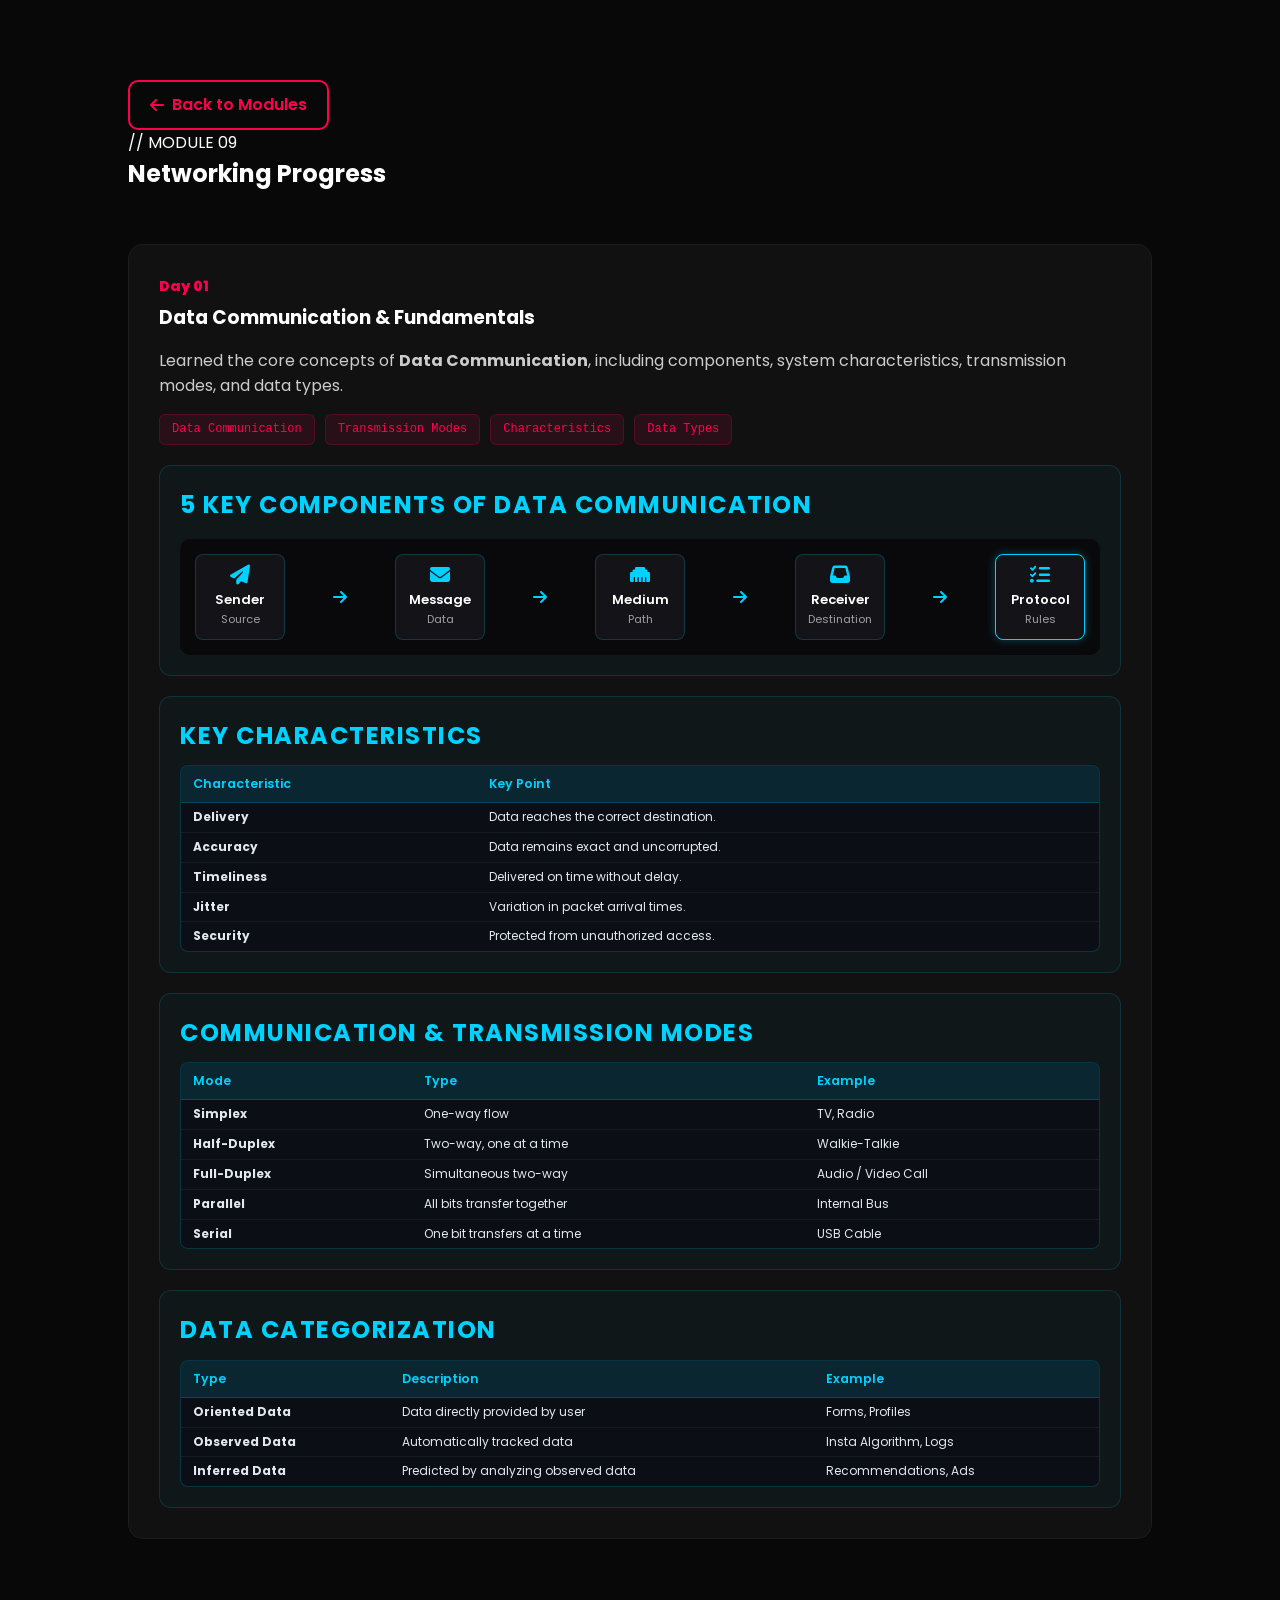
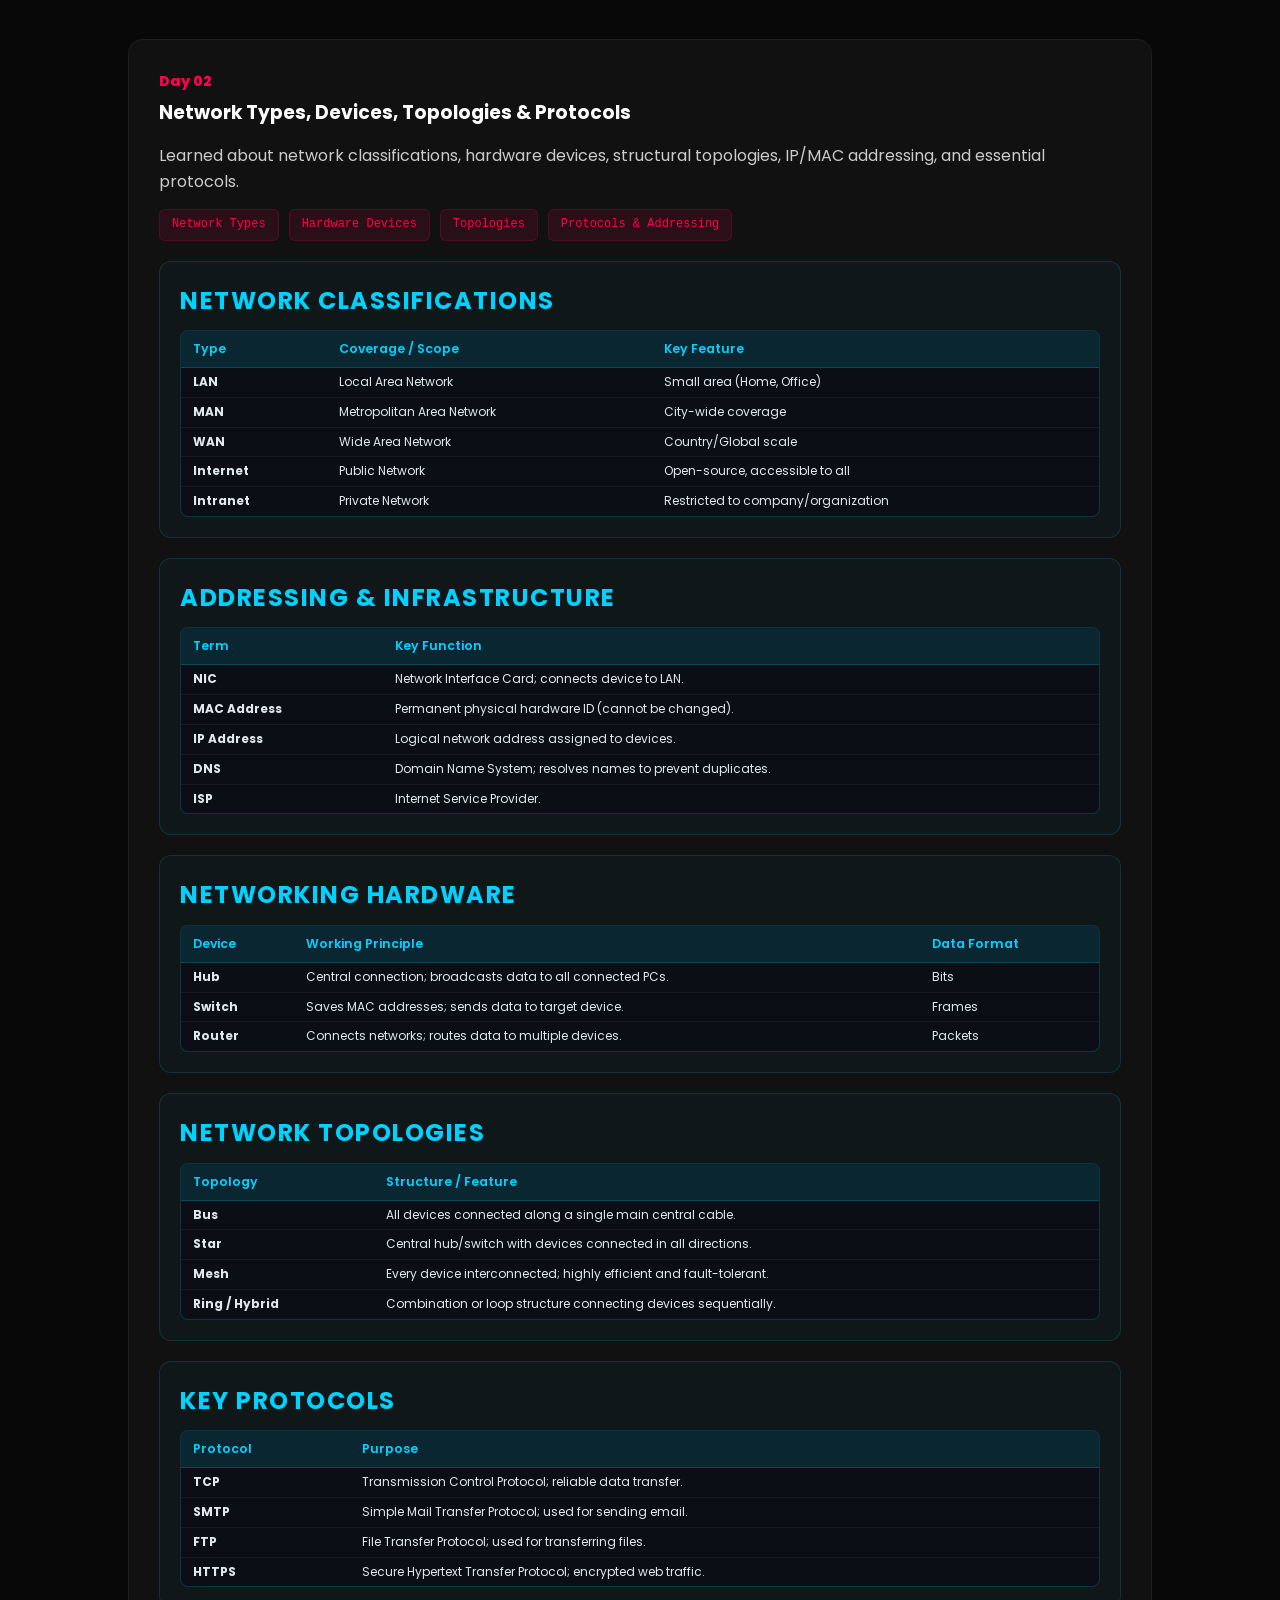
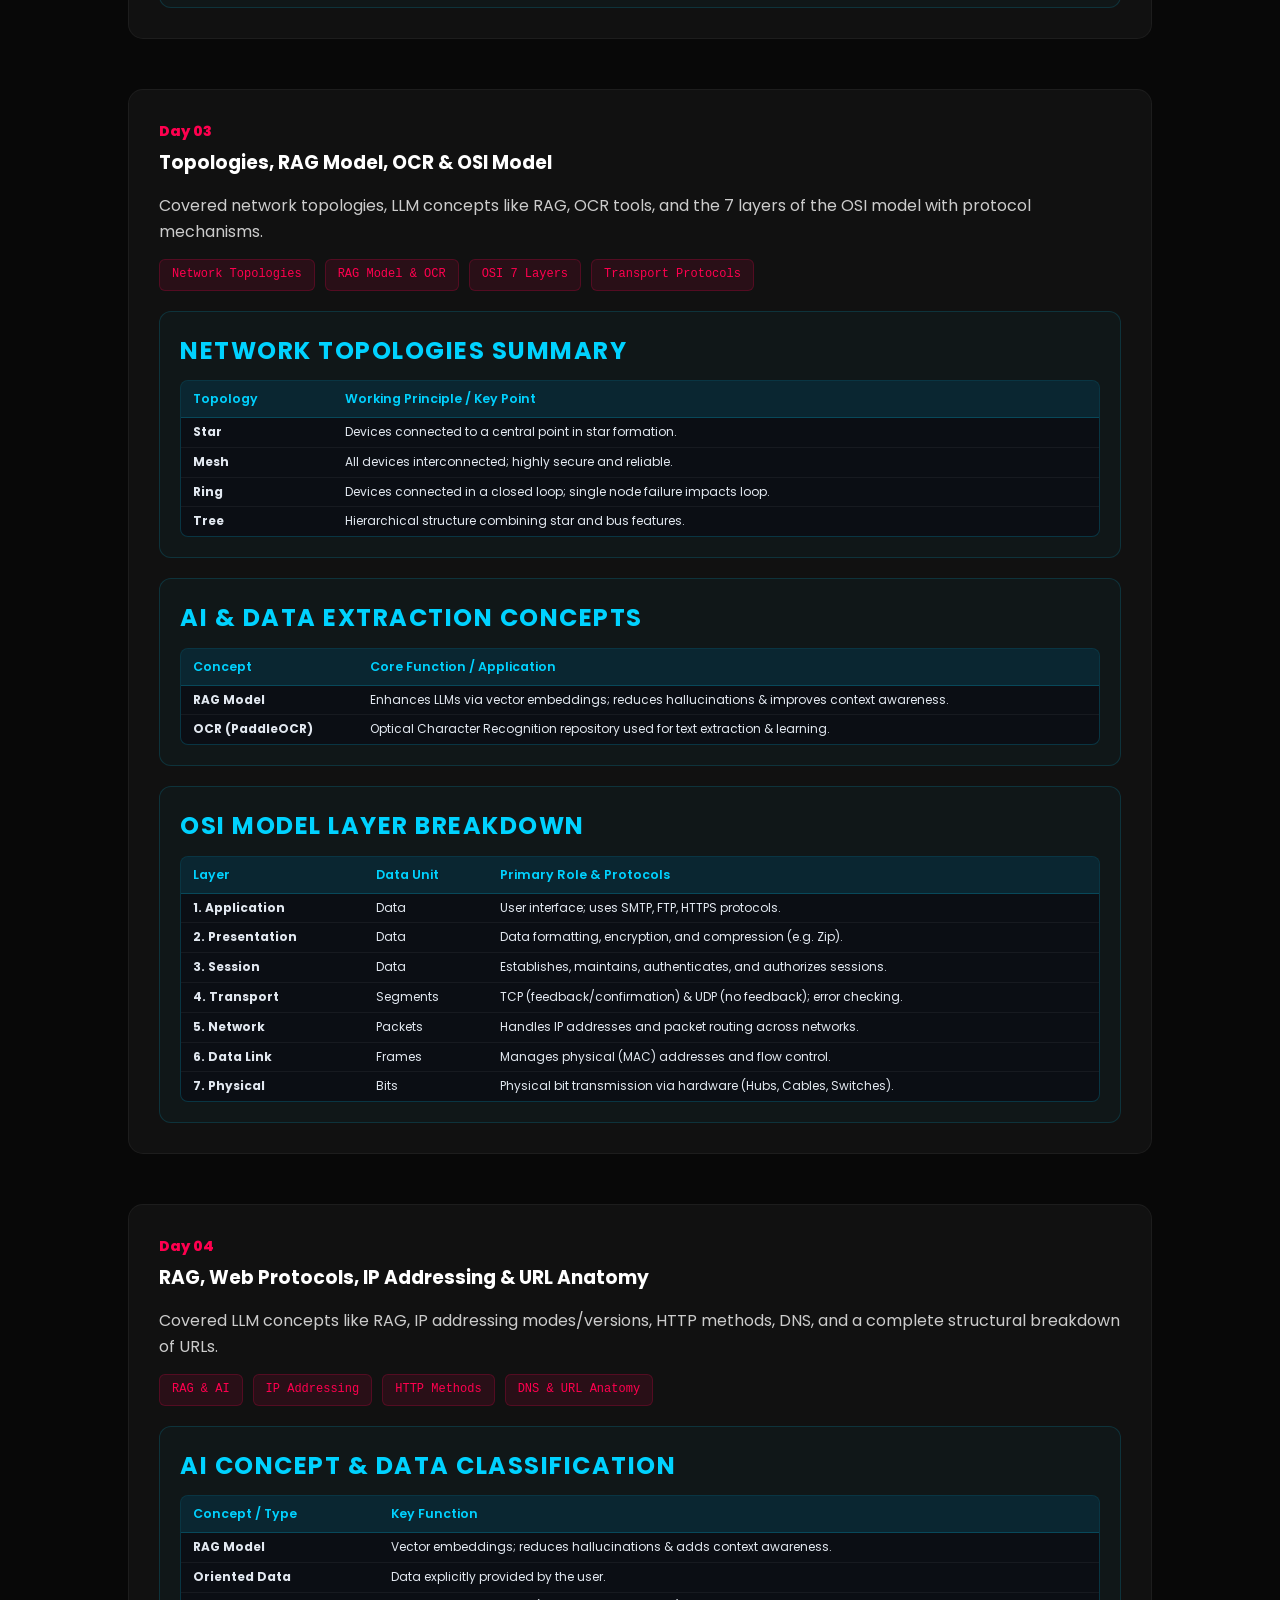
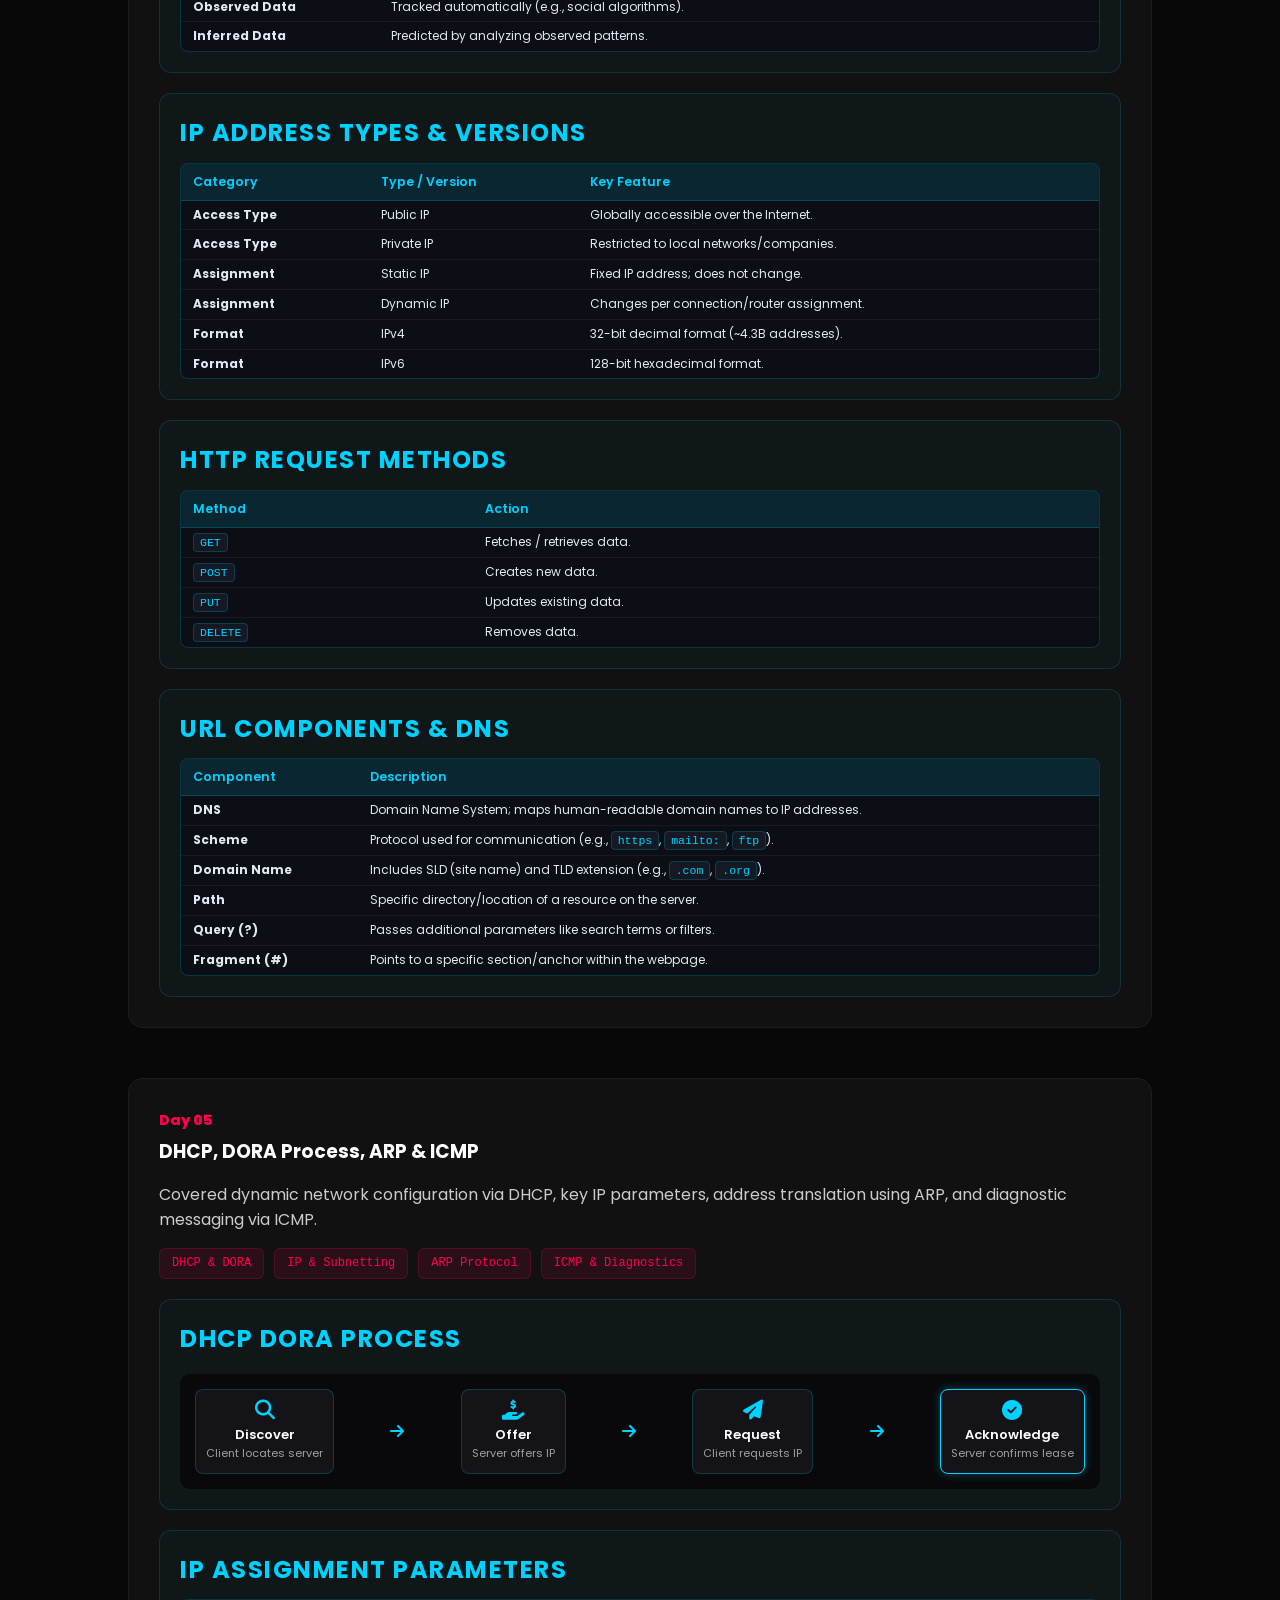
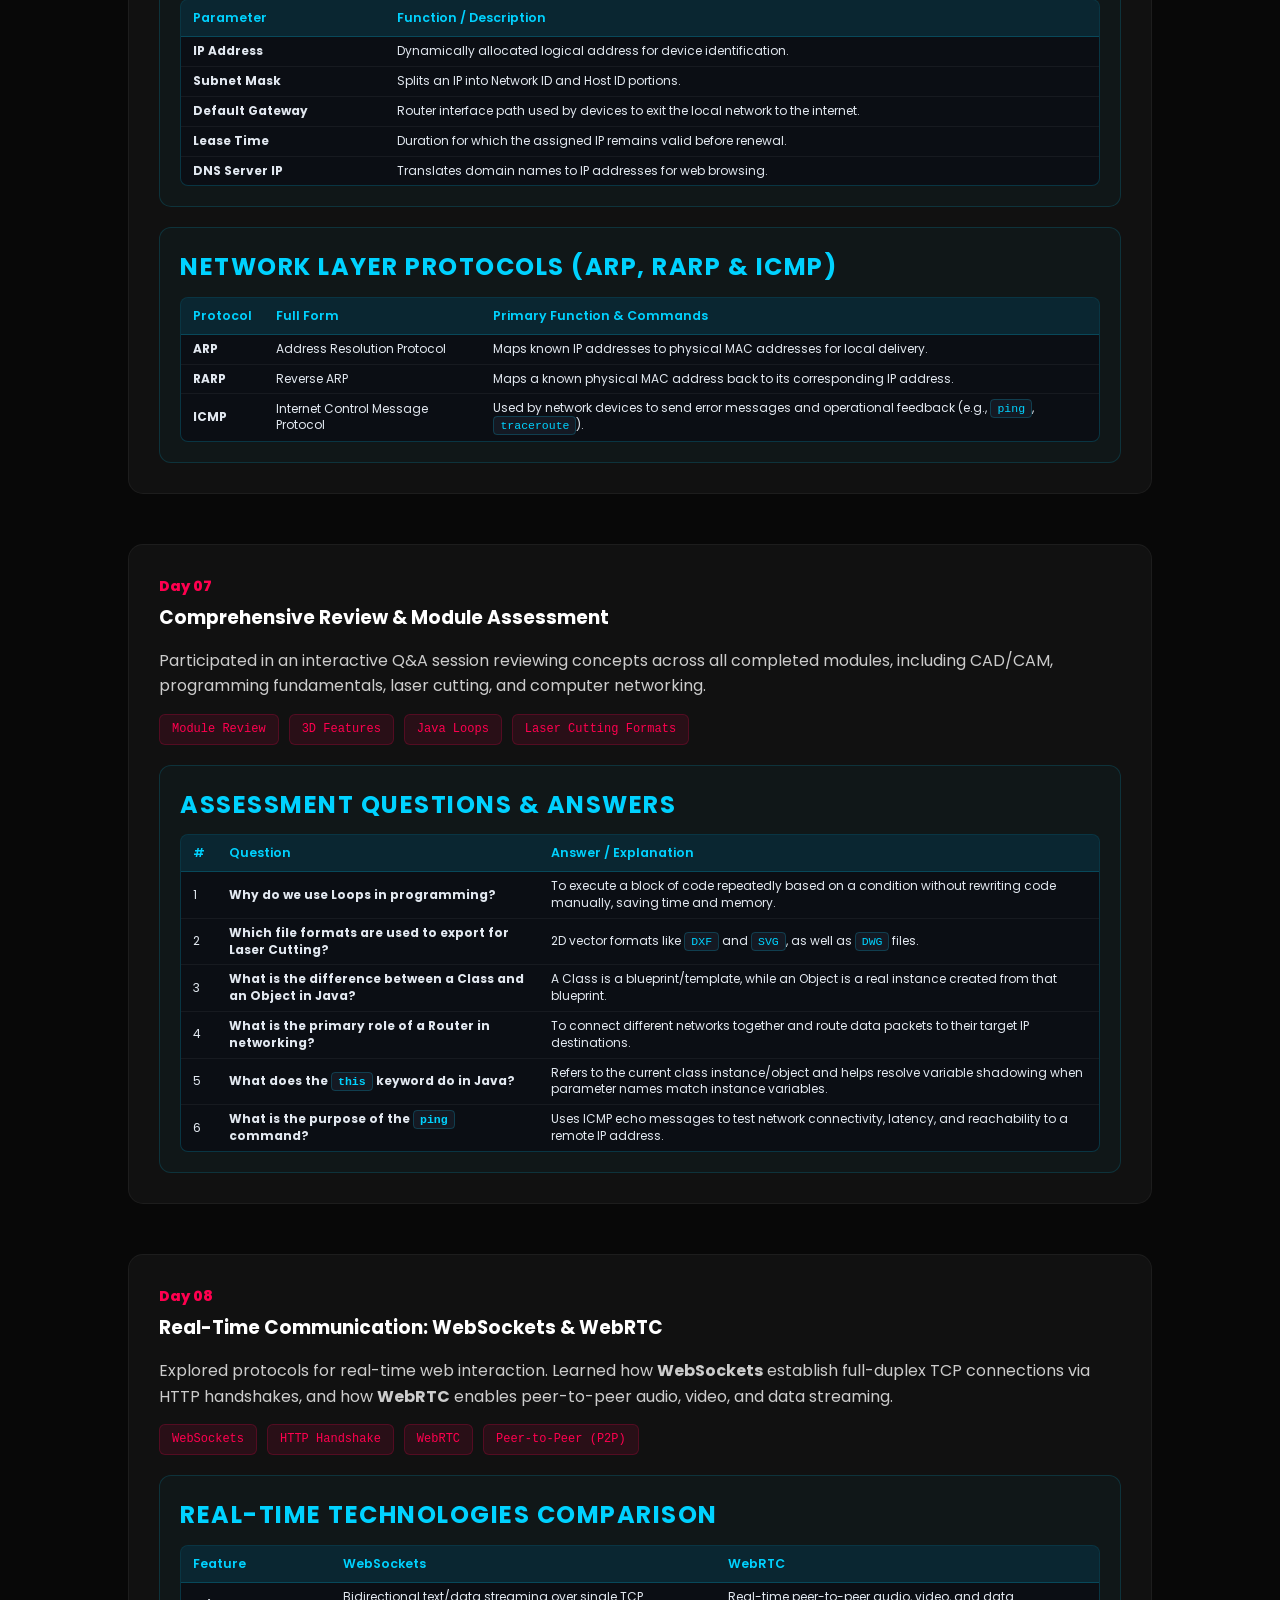
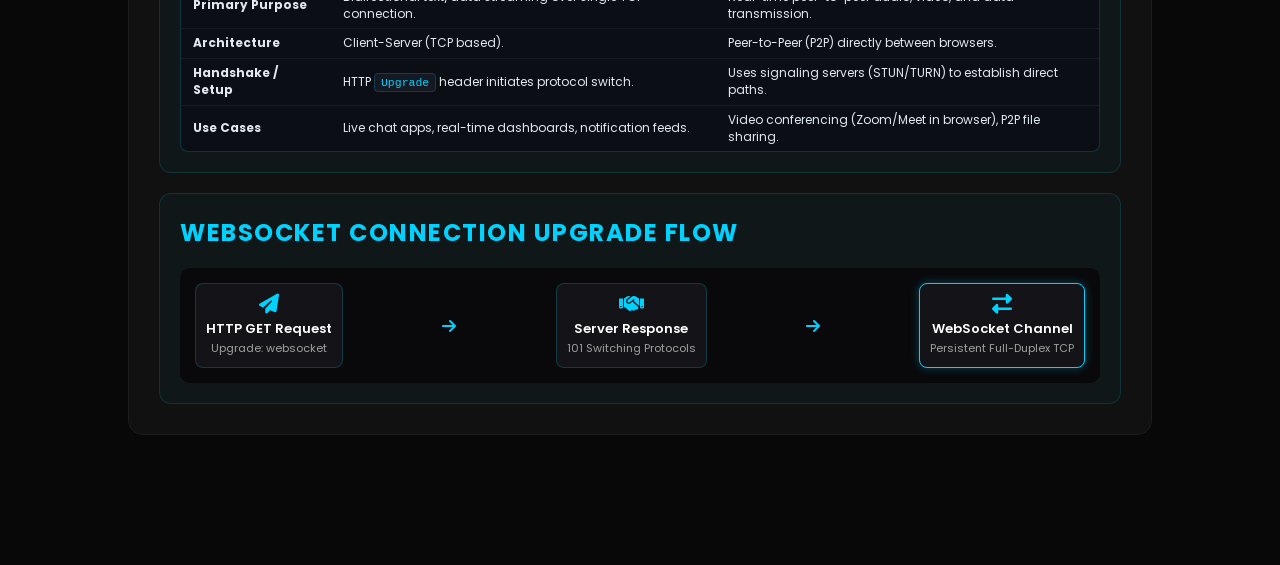
<file: networking-details.html>
<!DOCTYPE html>
<html lang="en">
<head>
    <meta charset="UTF-8">
    <meta name="viewport" content="width=device-width, initial-scale=1.0">
    <title>Module 09 | Networking Progress</title>
    
    <!-- Google Fonts -->
    <link href="https://fonts.googleapis.com/css2?family=Poppins:wght@300;400;600&display=swap" rel="stylesheet">
    
    <!-- CSS Link -->
    <link rel="stylesheet" href="style.css">
    
    <!-- Font Awesome Icons -->
    <link rel="stylesheet" href="https://cdnjs.cloudflare.com/ajax/libs/font-awesome/6.5.1/css/all.min.css">
</head>
<body>

    <section id="networking-module" class="container">
        <!-- Back Navigation -->
        <div class="back-nav">
            <a href="index.html#modules" class="back-btn">
                <i class="fas fa-arrow-left"></i> Back to Modules
            </a>
        </div>

        <!-- Header -->
        <div class="section-header-blue">
            <span class="cyber-tag">// MODULE 09</span>
            <h2 class="sub-title-blue">Networking Progress</h2>
        </div>

        <!-- Timeline Content -->
        <div class="timeline">
            
            <!-- Day 01 Card -->
<div class="day-card">
    <div class="day-header">
        <span class="day-num">Day 01</span>
        <h3>Data Communication & Fundamentals</h3>
    </div>
    
    <p class="day-desc">
        Learned the core concepts of <strong>Data Communication</strong>, including components, system characteristics, transmission modes, and data types.
    </p>

    <div class="topics">
        <span class="topic-tag">Data Communication</span>
        <span class="topic-tag">Transmission Modes</span>
        <span class="topic-tag">Characteristics</span>
        <span class="topic-tag">Data Types</span>
    </div>

    <!-- 5 Components Flowchart -->
    <div class="cad-practice-box" style="margin-top: 20px;">
        <h4 class="highlight-title">5 Key Components of Data Communication</h4>
        <div class="flowchart-container">
            <div class="flow-step">
                <i class="fas fa-paper-plane flow-icon"></i>
                <span class="flow-title">Sender</span>
                <span class="flow-sub">Source</span>
            </div>
            
            <i class="fas fa-arrow-right flow-arrow"></i>

            <div class="flow-step">
                <i class="fas fa-envelope flow-icon"></i>
                <span class="flow-title">Message</span>
                <span class="flow-sub">Data</span>
            </div>

            <i class="fas fa-arrow-right flow-arrow"></i>

            <div class="flow-step">
                <i class="fas fa-ethernet flow-icon"></i>
                <span class="flow-title">Medium</span>
                <span class="flow-sub">Path</span>
            </div>

            <i class="fas fa-arrow-right flow-arrow"></i>

            <div class="flow-step">
                <i class="fas fa-inbox flow-icon"></i>
                <span class="flow-title">Receiver</span>
                <span class="flow-sub">Destination</span>
            </div>

            <i class="fas fa-arrow-right flow-arrow"></i>

            <div class="flow-step highlight-step">
                <i class="fas fa-tasks flow-icon"></i>
                <span class="flow-title">Protocol</span>
                <span class="flow-sub">Rules</span>
            </div>
        </div>
    </div>

    <!-- System Characteristics Table -->
    <div class="cad-practice-box" style="margin-top: 20px;">
        <h4 class="highlight-title">Key Characteristics</h4>
        <div class="cad-table-container">
            <table class="cad-table">
                <thead>
                    <tr>
                        <th>Characteristic</th>
                        <th>Key Point</th>
                    </tr>
                </thead>
                <tbody>
                    <tr>
                        <td><strong>Delivery</strong></td>
                        <td>Data reaches the correct destination.</td>
                    </tr>
                    <tr>
                        <td><strong>Accuracy</strong></td>
                        <td>Data remains exact and uncorrupted.</td>
                    </tr>
                    <tr>
                        <td><strong>Timeliness</strong></td>
                        <td>Delivered on time without delay.</td>
                    </tr>
                    <tr>
                        <td><strong>Jitter</strong></td>
                        <td>Variation in packet arrival times.</td>
                    </tr>
                    <tr>
                        <td><strong>Security</strong></td>
                        <td>Protected from unauthorized access.</td>
                    </tr>
                </tbody>
            </table>
        </div>
    </div>

    <!-- Communication & Transmission Modes Table -->
    <div class="cad-practice-box" style="margin-top: 20px;">
        <h4 class="highlight-title">Communication & Transmission Modes</h4>
        <div class="cad-table-container">
            <table class="cad-table">
                <thead>
                    <tr>
                        <th>Mode</th>
                        <th>Type</th>
                        <th>Example</th>
                    </tr>
                </thead>
                <tbody>
                    <tr>
                        <td><strong>Simplex</strong></td>
                        <td>One-way flow</td>
                        <td>TV, Radio</td>
                    </tr>
                    <tr>
                        <td><strong>Half-Duplex</strong></td>
                        <td>Two-way, one at a time</td>
                        <td>Walkie-Talkie</td>
                    </tr>
                    <tr>
                        <td><strong>Full-Duplex</strong></td>
                        <td>Simultaneous two-way</td>
                        <td>Audio / Video Call</td>
                    </tr>
                    <tr>
                        <td><strong>Parallel</strong></td>
                        <td>All bits transfer together</td>
                        <td>Internal Bus</td>
                    </tr>
                    <tr>
                        <td><strong>Serial</strong></td>
                        <td>One bit transfers at a time</td>
                        <td>USB Cable</td>
                    </tr>
                </tbody>
            </table>
        </div>
    </div>

    <!-- Data Classification Table -->
    <div class="cad-practice-box" style="margin-top: 20px;">
        <h4 class="highlight-title">Data Categorization</h4>
        <div class="cad-table-container">
            <table class="cad-table">
                <thead>
                    <tr>
                        <th>Type</th>
                        <th>Description</th>
                        <th>Example</th>
                    </tr>
                </thead>
                <tbody>
                    <tr>
                        <td><strong>Oriented Data</strong></td>
                        <td>Data directly provided by user</td>
                        <td>Forms, Profiles</td>
                    </tr>
                    <tr>
                        <td><strong>Observed Data</strong></td>
                        <td>Automatically tracked data</td>
                        <td>Insta Algorithm, Logs</td>
                    </tr>
                    <tr>
                        <td><strong>Inferred Data</strong></td>
                        <td>Predicted by analyzing observed data</td>
                        <td>Recommendations, Ads</td>
                    </tr>
                </tbody>
            </table>
        </div>
    </div>

</div>

        </div>

        <!-- Day 02 Card -->
<div class="day-card">
    <div class="day-header">
        <span class="day-num">Day 02</span>
        <h3>Network Types, Devices, Topologies & Protocols</h3>
    </div>
    
    <p class="day-desc">
        Learned about network classifications, hardware devices, structural topologies, IP/MAC addressing, and essential protocols.
    </p>

    <div class="topics">
        <span class="topic-tag">Network Types</span>
        <span class="topic-tag">Hardware Devices</span>
        <span class="topic-tag">Topologies</span>
        <span class="topic-tag">Protocols & Addressing</span>
    </div>

    <!-- Network Types Table -->
    <div class="cad-practice-box" style="margin-top: 20px;">
        <h4 class="highlight-title">Network Classifications</h4>
        <div class="cad-table-container">
            <table class="cad-table">
                <thead>
                    <tr>
                        <th>Type</th>
                        <th>Coverage / Scope</th>
                        <th>Key Feature</th>
                    </tr>
                </thead>
                <tbody>
                    <tr>
                        <td><strong>LAN</strong></td>
                        <td>Local Area Network</td>
                        <td>Small area (Home, Office)</td>
                    </tr>
                    <tr>
                        <td><strong>MAN</strong></td>
                        <td>Metropolitan Area Network</td>
                        <td>City-wide coverage</td>
                    </tr>
                    <tr>
                        <td><strong>WAN</strong></td>
                        <td>Wide Area Network</td>
                        <td>Country/Global scale</td>
                    </tr>
                    <tr>
                        <td><strong>Internet</strong></td>
                        <td>Public Network</td>
                        <td>Open-source, accessible to all</td>
                    </tr>
                    <tr>
                        <td><strong>Intranet</strong></td>
                        <td>Private Network</td>
                        <td>Restricted to company/organization</td>
                    </tr>
                </tbody>
            </table>
        </div>
    </div>

    <!-- Addressing & System Terms Table -->
    <div class="cad-practice-box" style="margin-top: 20px;">
        <h4 class="highlight-title">Addressing & Infrastructure</h4>
        <div class="cad-table-container">
            <table class="cad-table">
                <thead>
                    <tr>
                        <th>Term</th>
                        <th>Key Function</th>
                    </tr>
                </thead>
                <tbody>
                    <tr>
                        <td><strong>NIC</strong></td>
                        <td>Network Interface Card; connects device to LAN.</td>
                    </tr>
                    <tr>
                        <td><strong>MAC Address</strong></td>
                        <td>Permanent physical hardware ID (cannot be changed).</td>
                    </tr>
                    <tr>
                        <td><strong>IP Address</strong></td>
                        <td>Logical network address assigned to devices.</td>
                    </tr>
                    <tr>
                        <td><strong>DNS</strong></td>
                        <td>Domain Name System; resolves names to prevent duplicates.</td>
                    </tr>
                    <tr>
                        <td><strong>ISP</strong></td>
                        <td>Internet Service Provider.</td>
                    </tr>
                </tbody>
            </table>
        </div>
    </div>

    <!-- Networking Hardware Devices Table -->
    <div class="cad-practice-box" style="margin-top: 20px;">
        <h4 class="highlight-title">Networking Hardware</h4>
        <div class="cad-table-container">
            <table class="cad-table">
                <thead>
                    <tr>
                        <th>Device</th>
                        <th>Working Principle</th>
                        <th>Data Format</th>
                    </tr>
                </thead>
                <tbody>
                    <tr>
                        <td><strong>Hub</strong></td>
                        <td>Central connection; broadcasts data to all connected PCs.</td>
                        <td>Bits</td>
                    </tr>
                    <tr>
                        <td><strong>Switch</strong></td>
                        <td>Saves MAC addresses; sends data to target device.</td>
                        <td>Frames</td>
                    </tr>
                    <tr>
                        <td><strong>Router</strong></td>
                        <td>Connects networks; routes data to multiple devices.</td>
                        <td>Packets</td>
                    </tr>
                </tbody>
            </table>
        </div>
    </div>

    <!-- Topologies Table -->
    <div class="cad-practice-box" style="margin-top: 20px;">
        <h4 class="highlight-title">Network Topologies</h4>
        <div class="cad-table-container">
            <table class="cad-table">
                <thead>
                    <tr>
                        <th>Topology</th>
                        <th>Structure / Feature</th>
                    </tr>
                </thead>
                <tbody>
                    <tr>
                        <td><strong>Bus</strong></td>
                        <td>All devices connected along a single main central cable.</td>
                    </tr>
                    <tr>
                        <td><strong>Star</strong></td>
                        <td>Central hub/switch with devices connected in all directions.</td>
                    </tr>
                    <tr>
                        <td><strong>Mesh</strong></td>
                        <td>Every device interconnected; highly efficient and fault-tolerant.</td>
                    </tr>
                    <tr>
                        <td><strong>Ring / Hybrid</strong></td>
                        <td>Combination or loop structure connecting devices sequentially.</td>
                    </tr>
                </tbody>
            </table>
        </div>
    </div>

    <!-- Key Protocols Table -->
    <div class="cad-practice-box" style="margin-top: 20px;">
        <h4 class="highlight-title">Key Protocols</h4>
        <div class="cad-table-container">
            <table class="cad-table">
                <thead>
                    <tr>
                        <th>Protocol</th>
                        <th>Purpose</th>
                    </tr>
                </thead>
                <tbody>
                    <tr>
                        <td><strong>TCP</strong></td>
                        <td>Transmission Control Protocol; reliable data transfer.</td>
                    </tr>
                    <tr>
                        <td><strong>SMTP</strong></td>
                        <td>Simple Mail Transfer Protocol; used for sending email.</td>
                    </tr>
                    <tr>
                        <td><strong>FTP</strong></td>
                        <td>File Transfer Protocol; used for transferring files.</td>
                    </tr>
                    <tr>
                        <td><strong>HTTPS</strong></td>
                        <td>Secure Hypertext Transfer Protocol; encrypted web traffic.</td>
                    </tr>
                </tbody>
            </table>
        </div>
    </div>

</div>

<!-- Day 03 Card -->
<div class="day-card">
    <div class="day-header">
        <span class="day-num">Day 03</span>
        <h3>Topologies, RAG Model, OCR & OSI Model</h3>
    </div>
    
    <p class="day-desc">
        Covered network topologies, LLM concepts like RAG, OCR tools, and the 7 layers of the OSI model with protocol mechanisms.
    </p>

    <div class="topics">
        <span class="topic-tag">Network Topologies</span>
        <span class="topic-tag">RAG Model & OCR</span>
        <span class="topic-tag">OSI 7 Layers</span>
        <span class="topic-tag">Transport Protocols</span>
    </div>

    <!-- Network Topologies Table -->
    <div class="cad-practice-box" style="margin-top: 20px;">
        <h4 class="highlight-title">Network Topologies Summary</h4>
        <div class="cad-table-container">
            <table class="cad-table">
                <thead>
                    <tr>
                        <th>Topology</th>
                        <th>Working Principle / Key Point</th>
                    </tr>
                </thead>
                <tbody>
                    <tr>
                        <td><strong>Star</strong></td>
                        <td>Devices connected to a central point in star formation.</td>
                    </tr>
                    <tr>
                        <td><strong>Mesh</strong></td>
                        <td>All devices interconnected; highly secure and reliable.</td>
                    </tr>
                    <tr>
                        <td><strong>Ring</strong></td>
                        <td>Devices connected in a closed loop; single node failure impacts loop.</td>
                    </tr>
                    <tr>
                        <td><strong>Tree</strong></td>
                        <td>Hierarchical structure combining star and bus features.</td>
                    </tr>
                </tbody>
            </table>
        </div>
    </div>

    <!-- RAG & OCR Table -->
    <div class="cad-practice-box" style="margin-top: 20px;">
        <h4 class="highlight-title">AI & Data Extraction Concepts</h4>
        <div class="cad-table-container">
            <table class="cad-table">
                <thead>
                    <tr>
                        <th>Concept</th>
                        <th>Core Function / Application</th>
                    </tr>
                </thead>
                <tbody>
                    <tr>
                        <td><strong>RAG Model</strong></td>
                        <td>Enhances LLMs via vector embeddings; reduces hallucinations & improves context awareness.</td>
                    </tr>
                    <tr>
                        <td><strong>OCR (PaddleOCR)</strong></td>
                        <td>Optical Character Recognition repository used for text extraction & learning.</td>
                    </tr>
                </tbody>
            </table>
        </div>
    </div>

    <!-- OSI Layers Detailed Table -->
    <div class="cad-practice-box" style="margin-top: 20px;">
        <h4 class="highlight-title">OSI Model Layer Breakdown</h4>
        <div class="cad-table-container">
            <table class="cad-table">
                <thead>
                    <tr>
                        <th>Layer</th>
                        <th>Data Unit</th>
                        <th>Primary Role & Protocols</th>
                    </tr>
                </thead>
                <tbody>
                    <tr>
                        <td><strong>1. Application</strong></td>
                        <td>Data</td>
                        <td>User interface; uses SMTP, FTP, HTTPS protocols.</td>
                    </tr>
                    <tr>
                        <td><strong>2. Presentation</strong></td>
                        <td>Data</td>
                        <td>Data formatting, encryption, and compression (e.g. Zip).</td>
                    </tr>
                    <tr>
                        <td><strong>3. Session</strong></td>
                        <td>Data</td>
                        <td>Establishes, maintains, authenticates, and authorizes sessions.</td>
                    </tr>
                    <tr>
                        <td><strong>4. Transport</strong></td>
                        <td>Segments</td>
                        <td>TCP (feedback/confirmation) & UDP (no feedback); error checking.</td>
                    </tr>
                    <tr>
                        <td><strong>5. Network</strong></td>
                        <td>Packets</td>
                        <td>Handles IP addresses and packet routing across networks.</td>
                    </tr>
                    <tr>
                        <td><strong>6. Data Link</strong></td>
                        <td>Frames</td>
                        <td>Manages physical (MAC) addresses and flow control.</td>
                    </tr>
                    <tr>
                        <td><strong>7. Physical</strong></td>
                        <td>Bits</td>
                        <td>Physical bit transmission via hardware (Hubs, Cables, Switches).</td>
                    </tr>
                </tbody>
            </table>
        </div>
    </div>

</div>
 <!-- Day 04 Card -->
<div class="day-card">
    <div class="day-header">
        <span class="day-num">Day 04</span>
        <h3>RAG, Web Protocols, IP Addressing & URL Anatomy</h3>
    </div>
    
    <p class="day-desc">
        Covered LLM concepts like RAG, IP addressing modes/versions, HTTP methods, DNS, and a complete structural breakdown of URLs.
    </p>

    <div class="topics">
        <span class="topic-tag">RAG & AI</span>
        <span class="topic-tag">IP Addressing</span>
        <span class="topic-tag">HTTP Methods</span>
        <span class="topic-tag">DNS & URL Anatomy</span>
    </div>

    <!-- RAG & Data Overview Table -->
    <div class="cad-practice-box" style="margin-top: 20px;">
        <h4 class="highlight-title">AI Concept & Data Classification</h4>
        <div class="cad-table-container">
            <table class="cad-table">
                <thead>
                    <tr>
                        <th>Concept / Type</th>
                        <th>Key Function</th>
                    </tr>
                </thead>
                <tbody>
                    <tr>
                        <td><strong>RAG Model</strong></td>
                        <td>Vector embeddings; reduces hallucinations &amp; adds context awareness.</td>
                    </tr>
                    <tr>
                        <td><strong>Oriented Data</strong></td>
                        <td>Data explicitly provided by the user.</td>
                    </tr>
                    <tr>
                        <td><strong>Observed Data</strong></td>
                        <td>Tracked automatically (e.g., social algorithms).</td>
                    </tr>
                    <tr>
                        <td><strong>Inferred Data</strong></td>
                        <td>Predicted by analyzing observed patterns.</td>
                    </tr>
                </tbody>
            </table>
        </div>
    </div>

    <!-- IP Addressing Table -->
    <div class="cad-practice-box" style="margin-top: 20px;">
        <h4 class="highlight-title">IP Address Types &amp; Versions</h4>
        <div class="cad-table-container">
            <table class="cad-table">
                <thead>
                    <tr>
                        <th>Category</th>
                        <th>Type / Version</th>
                        <th>Key Feature</th>
                    </tr>
                </thead>
                <tbody>
                    <tr>
                        <td><strong>Access Type</strong></td>
                        <td>Public IP</td>
                        <td>Globally accessible over the Internet.</td>
                    </tr>
                    <tr>
                        <td><strong>Access Type</strong></td>
                        <td>Private IP</td>
                        <td>Restricted to local networks/companies.</td>
                    </tr>
                    <tr>
                        <td><strong>Assignment</strong></td>
                        <td>Static IP</td>
                        <td>Fixed IP address; does not change.</td>
                    </tr>
                    <tr>
                        <td><strong>Assignment</strong></td>
                        <td>Dynamic IP</td>
                        <td>Changes per connection/router assignment.</td>
                    </tr>
                    <tr>
                        <td><strong>Format</strong></td>
                        <td>IPv4</td>
                        <td>32-bit decimal format (~4.3B addresses).</td>
                    </tr>
                    <tr>
                        <td><strong>Format</strong></td>
                        <td>IPv6</td>
                        <td>128-bit hexadecimal format.</td>
                    </tr>
                </tbody>
            </table>
        </div>
    </div>

    <!-- HTTP Methods Table -->
    <div class="cad-practice-box" style="margin-top: 20px;">
        <h4 class="highlight-title">HTTP Request Methods</h4>
        <div class="cad-table-container">
            <table class="cad-table">
                <thead>
                    <tr>
                        <th>Method</th>
                        <th>Action</th>
                    </tr>
                </thead>
                <tbody>
                    <tr>
                        <td><code>GET</code></td>
                        <td>Fetches / retrieves data.</td>
                    </tr>
                    <tr>
                        <td><code>POST</code></td>
                        <td>Creates new data.</td>
                    </tr>
                    <tr>
                        <td><code>PUT</code></td>
                        <td>Updates existing data.</td>
                    </tr>
                    <tr>
                        <td><code>DELETE</code></td>
                        <td>Removes data.</td>
                    </tr>
                </tbody>
            </table>
        </div>
    </div>


    <!-- URL Breakdown Table -->
    <div class="cad-practice-box" style="margin-top: 20px;">
        <h4 class="highlight-title">URL Components &amp; DNS</h4>
        <div class="cad-table-container">
            <table class="cad-table">
                <thead>
                    <tr>
                        <th>Component</th>
                        <th>Description</th>
                    </tr>
                </thead>
                <tbody>
                    <tr>
                        <td><strong>DNS</strong></td>
                        <td>Domain Name System; maps human-readable domain names to IP addresses.</td>
                    </tr>
                    <tr>
                        <td><strong>Scheme</strong></td>
                        <td>Protocol used for communication (e.g., <code>https</code>, <code>mailto:</code>, <code>ftp</code>).</td>
                    </tr>
                    <tr>
                        <td><strong>Domain Name</strong></td>
                        <td>Includes SLD (site name) and TLD extension (e.g., <code>.com</code>, <code>.org</code>).</td>
                    </tr>
                    <tr>
                        <td><strong>Path</strong></td>
                        <td>Specific directory/location of a resource on the server.</td>
                    </tr>
                    <tr>
                        <td><strong>Query (?)</strong></td>
                        <td>Passes additional parameters like search terms or filters.</td>
                    </tr>
                    <tr>
                        <td><strong>Fragment (#)</strong></td>
                        <td>Points to a specific section/anchor within the webpage.</td>
                    </tr>
                </tbody>
            </table>
        </div>
    </div>

</div>

<!-- Day 05 Card -->
<div class="day-card">
    <div class="day-header">
        <span class="day-num">Day 05</span>
        <h3>DHCP, DORA Process, ARP & ICMP</h3>
    </div>
    
    <p class="day-desc">
        Covered dynamic network configuration via DHCP, key IP parameters, address translation using ARP, and diagnostic messaging via ICMP.
    </p>

    <div class="topics">
        <span class="topic-tag">DHCP & DORA</span>
        <span class="topic-tag">IP & Subnetting</span>
        <span class="topic-tag">ARP Protocol</span>
        <span class="topic-tag">ICMP & Diagnostics</span>
    </div>

    <!-- DORA Process Flowchart -->
    <div class="cad-practice-box" style="margin-top: 20px;">
        <h4 class="highlight-title">DHCP DORA Process</h4>
        <div class="flowchart-container">
            <div class="flow-step">
                <i class="fas fa-search flow-icon"></i>
                <span class="flow-title">Discover</span>
                <span class="flow-sub">Client locates server</span>
            </div>
            
            <i class="fas fa-arrow-right flow-arrow"></i>

            <div class="flow-step">
                <i class="fas fa-hand-holding-usd flow-icon"></i>
                <span class="flow-title">Offer</span>
                <span class="flow-sub">Server offers IP</span>
            </div>

            <i class="fas fa-arrow-right flow-arrow"></i>

            <div class="flow-step">
                <i class="fas fa-paper-plane flow-icon"></i>
                <span class="flow-title">Request</span>
                <span class="flow-sub">Client requests IP</span>
            </div>

            <i class="fas fa-arrow-right flow-arrow"></i>

            <div class="flow-step highlight-step">
                <i class="fas fa-check-circle flow-icon"></i>
                <span class="flow-title">Acknowledge</span>
                <span class="flow-sub">Server confirms lease</span>
            </div>
        </div>
    </div>

    <!-- Network Configuration Parameters Table -->
    <div class="cad-practice-box" style="margin-top: 20px;">
        <h4 class="highlight-title">IP Assignment Parameters</h4>
        <div class="cad-table-container">
            <table class="cad-table">
                <thead>
                    <tr>
                        <th>Parameter</th>
                        <th>Function / Description</th>
                    </tr>
                </thead>
                <tbody>
                    <tr>
                        <td><strong>IP Address</strong></td>
                        <td>Dynamically allocated logical address for device identification.</td>
                    </tr>
                    <tr>
                        <td><strong>Subnet Mask</strong></td>
                        <td>Splits an IP into Network ID and Host ID portions.</td>
                    </tr>
                    <tr>
                        <td><strong>Default Gateway</strong></td>
                        <td>Router interface path used by devices to exit the local network to the internet.</td>
                    </tr>
                    <tr>
                        <td><strong>Lease Time</strong></td>
                        <td>Duration for which the assigned IP remains valid before renewal.</td>
                    </tr>
                    <tr>
                        <td><strong>DNS Server IP</strong></td>
                        <td>Translates domain names to IP addresses for web browsing.</td>
                    </tr>
                </tbody>
            </table>
        </div>
    </div>

    <!-- ARP & ICMP Protocols Table -->
    <div class="cad-practice-box" style="margin-top: 20px;">
        <h4 class="highlight-title">Network Layer Protocols (ARP, RARP & ICMP)</h4>
        <div class="cad-table-container">
            <table class="cad-table">
                <thead>
                    <tr>
                        <th>Protocol</th>
                        <th>Full Form</th>
                        <th>Primary Function & Commands</th>
                    </tr>
                </thead>
                <tbody>
                    <tr>
                        <td><strong>ARP</strong></td>
                        <td>Address Resolution Protocol</td>
                        <td>Maps known IP addresses to physical MAC addresses for local delivery.</td>
                    </tr>
                    <tr>
                        <td><strong>RARP</strong></td>
                        <td>Reverse ARP</td>
                        <td>Maps a known physical MAC address back to its corresponding IP address.</td>
                    </tr>
                    <tr>
                        <td><strong>ICMP</strong></td>
                        <td>Internet Control Message Protocol</td>
                        <td>Used by network devices to send error messages and operational feedback (e.g., <code>ping</code>, <code>traceroute</code>).</td>
                    </tr>
                </tbody>
            </table>
        </div>
    </div>

</div>

<!-- Day 07 Card -->
<div class="day-card">
    <div class="day-header">
        <span class="day-num">Day 07</span>
        <h3>Comprehensive Review & Module Assessment</h3>
    </div>
    
    <p class="day-desc">
        Participated in an interactive Q&amp;A session reviewing concepts across all completed modules, including CAD/CAM, programming fundamentals, laser cutting, and computer networking.
    </p>

    <div class="topics">
        <span class="topic-tag">Module Review</span>
        <span class="topic-tag">3D Features</span>
        <span class="topic-tag">Java Loops</span>
        <span class="topic-tag">Laser Cutting Formats</span>
    </div>

    <!-- Review Q&A Table -->
    <div class="cad-practice-box" style="margin-top: 20px;">
        <h4 class="highlight-title">Assessment Questions & Answers</h4>
        <div class="cad-table-container">
            <table class="cad-table">
                <thead>
                    <tr>
                        <th>#</th>
                        <th>Question</th>
                        <th>Answer / Explanation</th>
                    </tr>
                </thead>
                <tbody>
                   
                    <tr>
                        <td>1</td>
                        <td><strong>Why do we use Loops in programming?</strong></td>
                        <td>To execute a block of code repeatedly based on a condition without rewriting code manually, saving time and memory.</td>
                    </tr>
                    <tr>
                        <td>2</td>
                        <td><strong>Which file formats are used to export for Laser Cutting?</strong></td>
                        <td>2D vector formats like <code>DXF</code> and <code>SVG</code>, as well as <code>DWG</code> files.</td>
                    </tr>
                    <tr>
                        <td>3</td>
                        <td><strong>What is the difference between a Class and an Object in Java?</strong></td>
                        <td>A Class is a blueprint/template, while an Object is a real instance created from that blueprint.</td>
                    </tr>
                    <tr>
                        <td>4</td>
                        <td><strong>What is the primary role of a Router in networking?</strong></td>
                        <td>To connect different networks together and route data packets to their target IP destinations.</td>
                    </tr>
                    <tr>
                        <td>5</td>
                        <td><strong>What does the <code>this</code> keyword do in Java?</strong></td>
                        <td>Refers to the current class instance/object and helps resolve variable shadowing when parameter names match instance variables.</td>
                    </tr>
                    <tr>
                        <td>6</td>
                        <td><strong>What is the purpose of the <code>ping</code> command?</strong></td>
                        <td>Uses ICMP echo messages to test network connectivity, latency, and reachability to a remote IP address.</td>
                    </tr>
                </tbody>
            </table>
        </div>
    </div>

</div>

<!-- Day 08 Card -->
<div class="day-card">
    <div class="day-header">
        <span class="day-num">Day 08</span>
        <h3>Real-Time Communication: WebSockets & WebRTC</h3>
    </div>
    
    <p class="day-desc">
        Explored protocols for real-time web interaction. Learned how <strong>WebSockets</strong> establish full-duplex TCP connections via HTTP handshakes, and how <strong>WebRTC</strong> enables peer-to-peer audio, video, and data streaming.
    </p>

    <div class="topics">
        <span class="topic-tag">WebSockets</span>
        <span class="topic-tag">HTTP Handshake</span>
        <span class="topic-tag">WebRTC</span>
        <span class="topic-tag">Peer-to-Peer (P2P)</span>
    </div>

    <!-- WebSockets vs WebRTC Comparison Table -->
    <div class="cad-practice-box" style="margin-top: 20px;">
        <h4 class="highlight-title">Real-Time Technologies Comparison</h4>
        <div class="cad-table-container">
            <table class="cad-table">
                <thead>
                    <tr>
                        <th>Feature</th>
                        <th>WebSockets</th>
                        <th>WebRTC</th>
                    </tr>
                </thead>
                <tbody>
                    <tr>
                        <td><strong>Primary Purpose</strong></td>
                        <td>Bidirectional text/data streaming over single TCP connection.</td>
                        <td>Real-time peer-to-peer audio, video, and data transmission.</td>
                    </tr>
                    <tr>
                        <td><strong>Architecture</strong></td>
                        <td>Client-Server (TCP based).</td>
                        <td>Peer-to-Peer (P2P) directly between browsers.</td>
                    </tr>
                    <tr>
                        <td><strong>Handshake / Setup</strong></td>
                        <td>HTTP <code>Upgrade</code> header initiates protocol switch.</td>
                        <td>Uses signaling servers (STUN/TURN) to establish direct paths.</td>
                    </tr>
                    <tr>
                        <td><strong>Use Cases</strong></td>
                        <td>Live chat apps, real-time dashboards, notification feeds.</td>
                        <td>Video conferencing (Zoom/Meet in browser), P2P file sharing.</td>
                    </tr>
                </tbody>
            </table>
        </div>
    </div>

    <!-- Handshake Flowchart -->
    <div class="cad-practice-box" style="margin-top: 20px;">
        <h4 class="highlight-title">WebSocket Connection Upgrade Flow</h4>
        <div class="flowchart-container">
            <div class="flow-step">
                <i class="fas fa-paper-plane flow-icon"></i>
                <span class="flow-title">HTTP GET Request</span>
                <span class="flow-sub">Upgrade: websocket</span>
            </div>
            
            <i class="fas fa-arrow-right flow-arrow"></i>

            <div class="flow-step">
                <i class="fas fa-handshake flow-icon"></i>
                <span class="flow-title">Server Response</span>
                <span class="flow-sub">101 Switching Protocols</span>
            </div>

            <i class="fas fa-arrow-right flow-arrow"></i>

            <div class="flow-step highlight-step">
                <i class="fas fa-exchange-alt flow-icon"></i>
                <span class="flow-title">WebSocket Channel</span>
                <span class="flow-sub">Persistent Full-Duplex TCP</span>
            </div>
        </div>
    </div>

</div>
   </section>

</body>
</html>
</file>
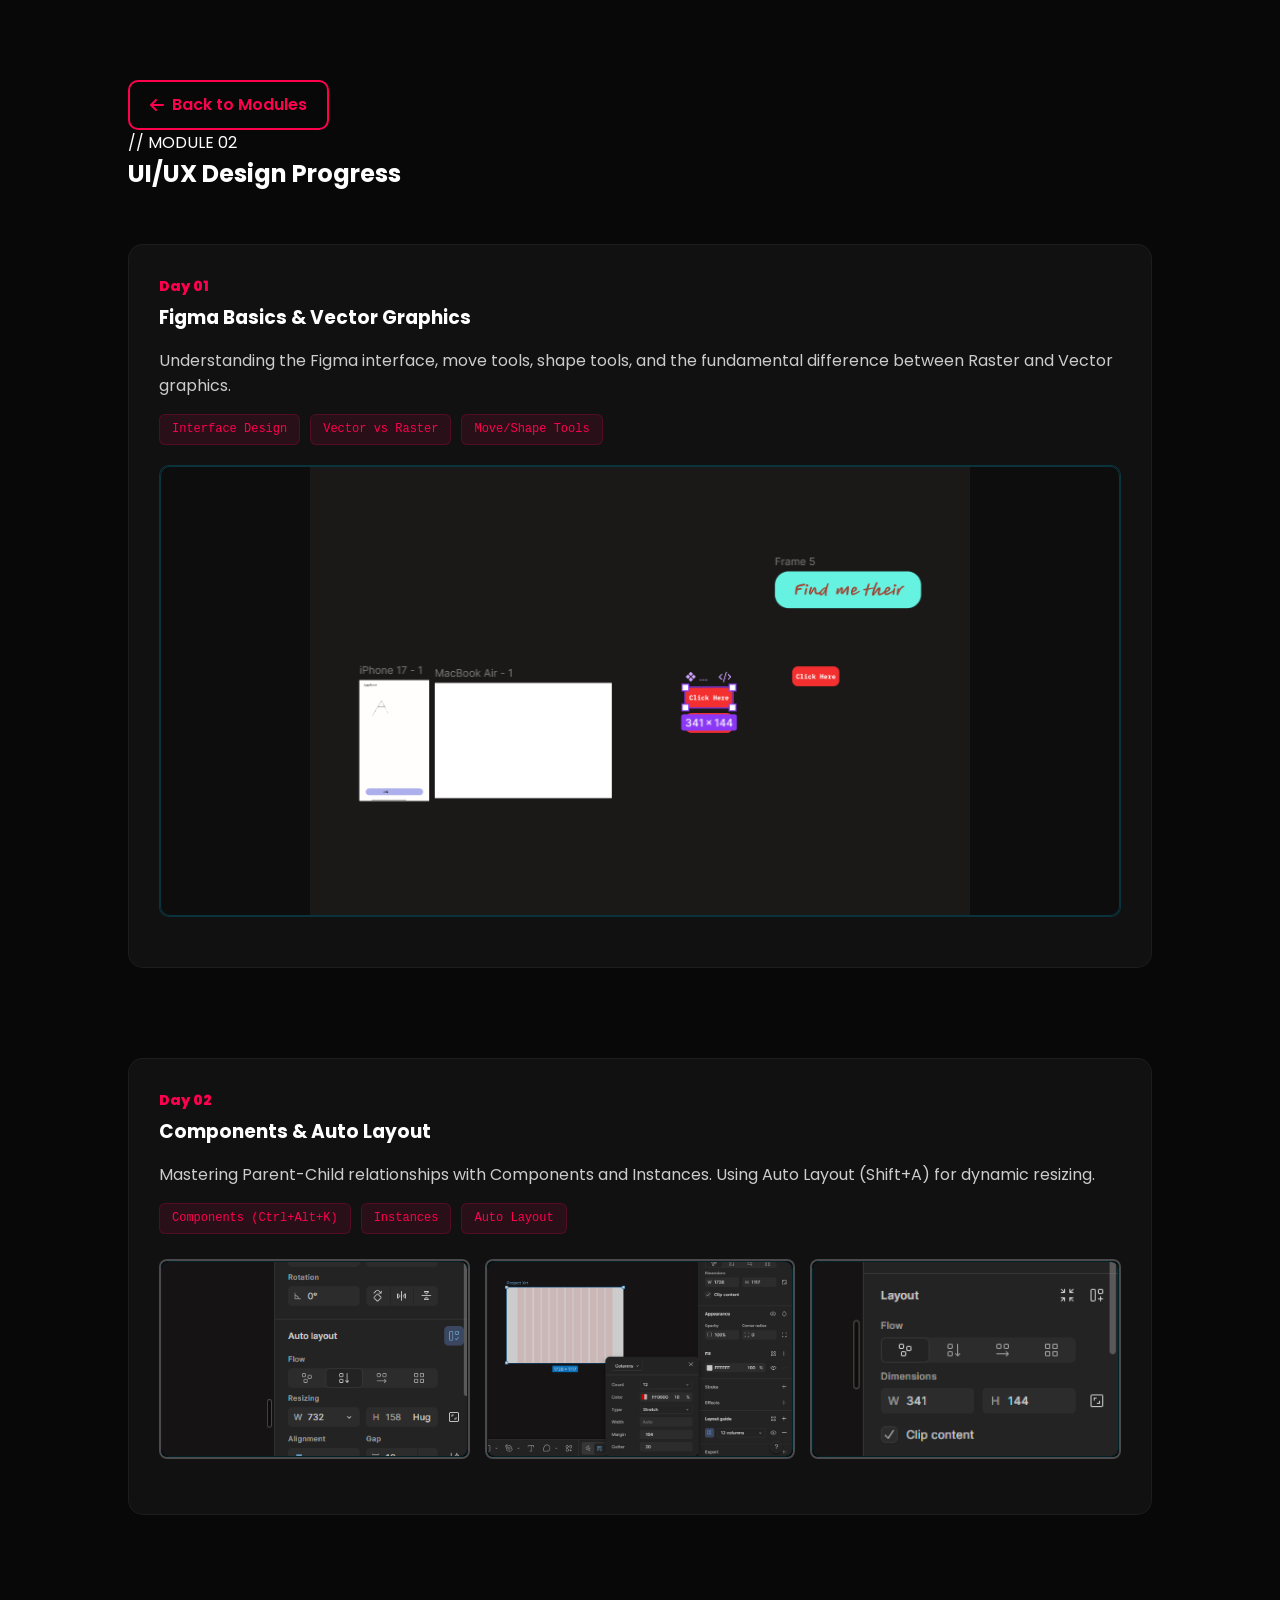
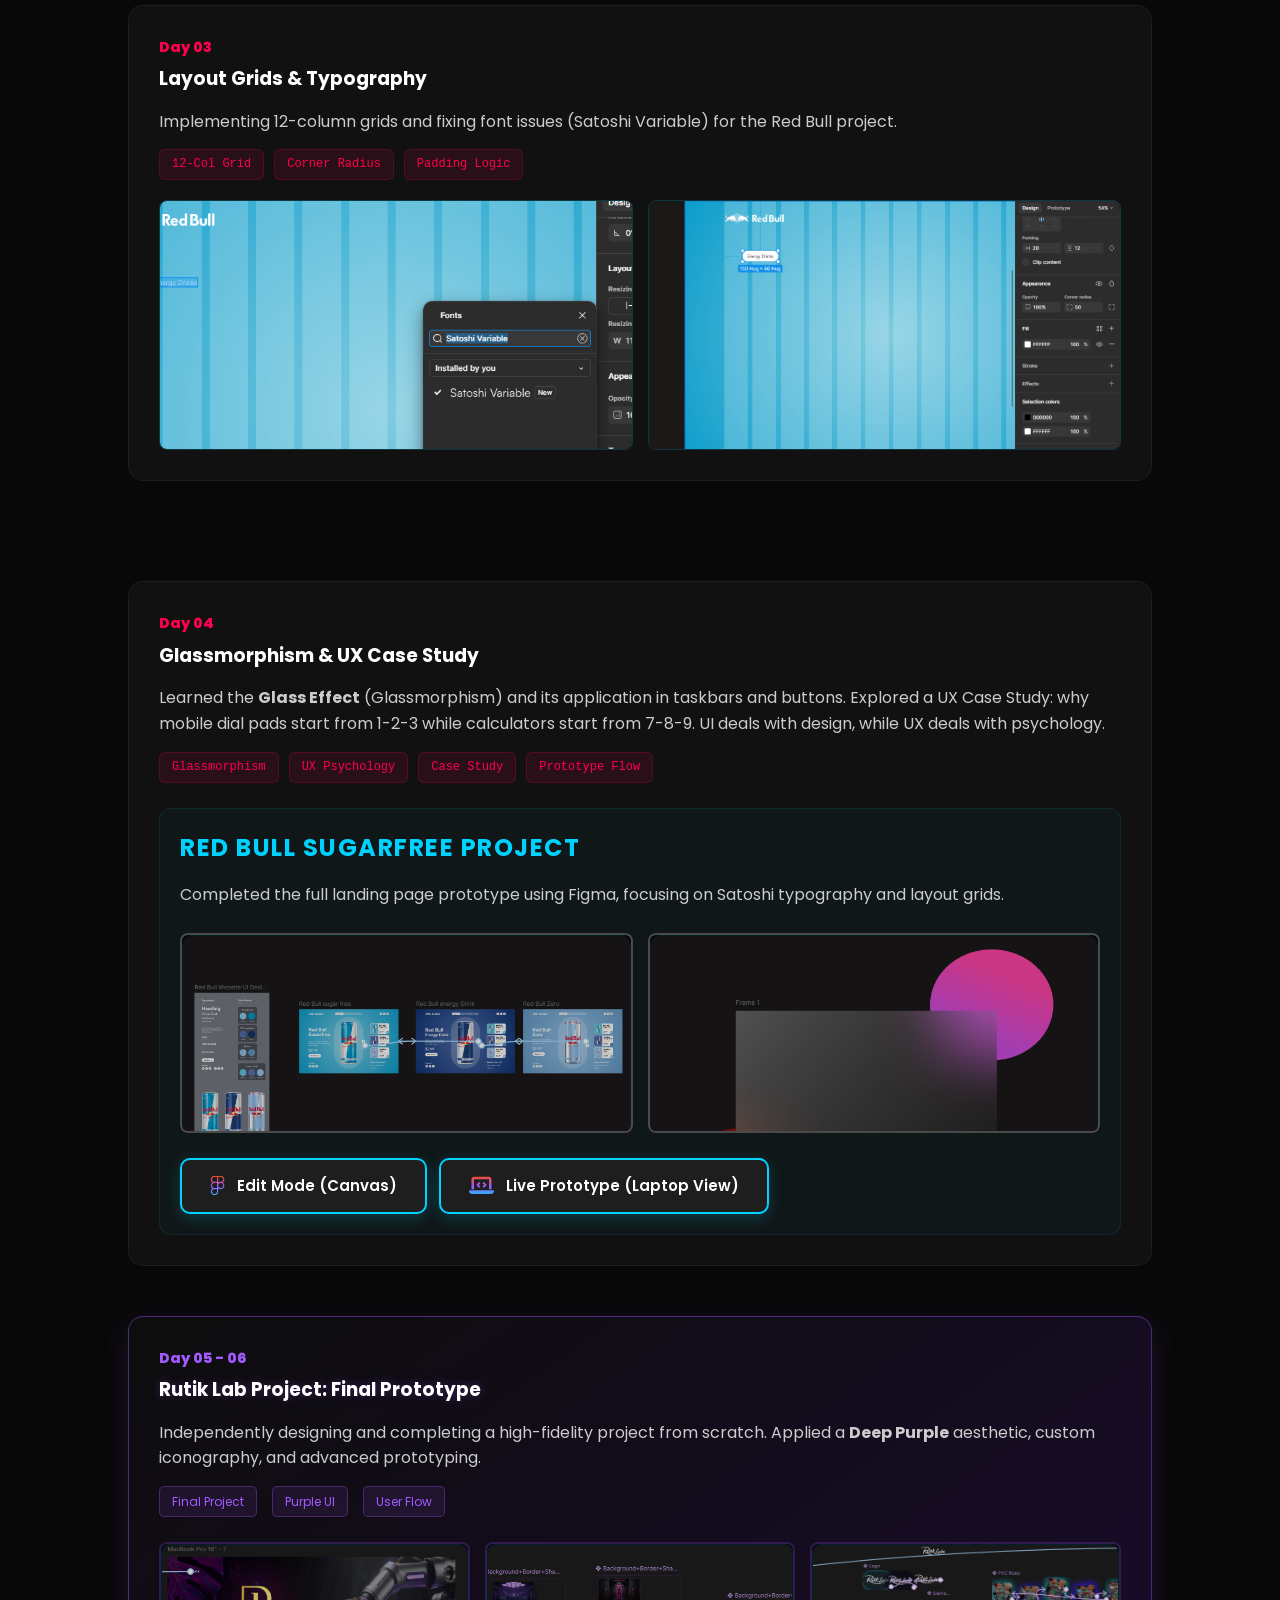
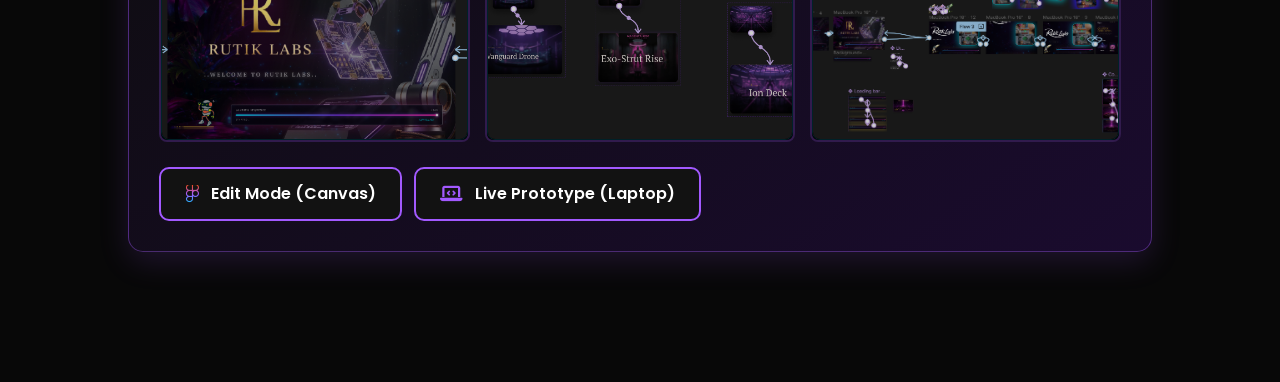
<file: ui-ux-details.html>
<!DOCTYPE html>
<html lang="en">
<head>
    <meta charset="UTF-8">
    <meta name="viewport" content="width=device-width, initial-scale=1.0">
    <title>Ajay Jadhao | UI/UX Progress</title>
    
    <link href="https://fonts.googleapis.com/css2?family=Poppins:wght@300;400;600&display=swap" rel="stylesheet">
    
    <link rel="stylesheet" href="style.css">
    
    <link rel="stylesheet" href="https://cdnjs.cloudflare.com/ajax/libs/font-awesome/6.4.2/css/all.min.css">
</head>
<body>


    <div></div>
    <section id="ui-ux-module" class="container">
        <div class="back-nav">
            <a href="index.html#modules" class="back-btn">
                <i class="fas fa-arrow-left"></i> Back to Modules
            </a>
        </div>

        <div class="section-header-blue">
            <span class="cyber-tag">// MODULE 02</span>
            <h2 class="sub-title-blue">UI/UX Design Progress</h2>
        </div>

        <div class="timeline">
            <div class="day-card">
                <div class="day-header">
                    <span class="day-num">Day 01</span>
                    <h3>Figma Basics & Vector Graphics</h3>
                </div>
                <p class="day-desc">Understanding the Figma interface, move tools, shape tools, and the fundamental difference between Raster and Vector graphics.</p>
                <div class="topics">
                    <span class="topic-tag">Interface Design</span>
                    <span class="topic-tag">Vector vs Raster</span>
                    <span class="topic-tag">Move/Shape Tools</span>
                </div>
               <div class="ss-box">
    <img src="images/ui1.png" alt="Day 01">
</div>
            </div>

            <div class="day-card">
                <div class="day-header">
                    <span class="day-num">Day 02</span>
                    <h3>Components & Auto Layout</h3>
                </div>
                <p class="day-desc">Mastering Parent-Child relationships with Components and Instances. Using Auto Layout (Shift+A) for dynamic resizing.</p>
                <div class="topics">
                    <span class="topic-tag">Components (Ctrl+Alt+K)</span>
                    <span class="topic-tag">Instances</span>
                    <span class="topic-tag">Auto Layout</span>
                </div>
                
        <div class="project-showcase">
    <div class="showcase-item">
        <img src="images/ui2.1.png" > 
    </div>
    <div class="showcase-item">
        <img src="images/ui2.2.png" >
    </div>
    <div class="showcase-item">
        <img src="images/ui2.3.png" >
    </div>
</div>

</div>
<div class="day-card">
    <div class="day-header">
        <span class="day-num">Day 03</span>
        <h3>Layout Grids & Typography</h3>
    </div>
    <p class="day-desc">Implementing 12-column grids and fixing font issues (Satoshi Variable) for the Red Bull project.</p>
    
    <div class="topics">
        <span class="topic-tag">12-Col Grid</span>
        <span class="topic-tag">Corner Radius</span>
        <span class="topic-tag">Padding Logic</span>
    </div>

    <div class="screenshot-grid">
        <img src="images/3.1.png" alt="Day 03-1">
        <img src="images/3.2.png" alt="Day 03-2">
    </div> 
</div> 


</div>

            <div class="day-card">
    <div class="day-header">
        <span class="day-num">Day 04</span>
        <h3>Glassmorphism & UX Case Study</h3>
    </div>
    
    <p class="day-desc">
        Learned the <strong>Glass Effect</strong> (Glassmorphism) and its application in taskbars and buttons. 
        Explored a UX Case Study: why mobile dial pads start from 1-2-3 while calculators start from 7-8-9. 
        UI deals with design, while UX deals with psychology.
    </p>

    <div class="topics">
        <span class="topic-tag">Glassmorphism</span>
        <span class="topic-tag">UX Psychology</span>
        <span class="topic-tag">Case Study</span>
        <span class="topic-tag">Prototype Flow</span>
    </div>

    <div class="project-highlight-box">
        <h4 class="highlight-title">RED BULL SUGARFREE PROJECT</h4>
        <p class="day-desc">Completed the full landing page prototype using Figma, focusing on Satoshi typography and layout grids.</p>
        
        <div class="project-showcase-2">
            <div class="showcase-item">
                <img src="images/4.1.png" alt="Red Bull Design 1">
            </div>
            <div class="showcase-item">
                <img src="images/4.2.png" alt="Red Bull Design 2">
            </div>
        </div>

       <div class="figma-action-group">
    <a href="https://www.figma.com/design/pIYIpxnqNgoKeOwmPnWHuv/Untitled?node-id=71-2&t=7uesKMs7UBqDMkrv-1" target="_blank" class="figma-btn-real design-view">
        <i class="fa-brands fa-figma"></i> 
        <span>Edit Mode (Canvas)</span>
    </a>

    <a href="https://www.figma.com/proto/pIYIpxnqNgoKeOwmPnWHuv/Untitled?page-id=71%3A2&node-id=71-3&p=f&viewport=76%2C171%2C0.11&t=odd3DH2c0te8tQpD-1&scaling=scale-down&content-scaling=fixed" target="_blank" class="figma-btn-real prototype-view">
        <i class="fas fa-laptop-code"></i> 
        <span>Live Prototype (Laptop View)</span>
    </a>
</div>
        </div>
    </div>
</div>

            
<div class="day-card featured-purple">
    <div class="day-header">
        <span class="day-num purple-text">Day 05 - 06</span>
        <h3 class="purple-title">Rutik Lab Project: Final Prototype</h3>
    </div>
    
    <p class="day-desc">
        Independently designing and completing a high-fidelity project from scratch. 
        Applied a <strong>Deep Purple</strong> aesthetic, custom iconography, and advanced prototyping.
    </p>
    
    <div class="topics">
        <span class="topic-tag-purple">Final Project</span>
        <span class="topic-tag-purple">Purple UI</span>
        <span class="topic-tag-purple">User Flow</span>
    </div>

    <div class="project-showcase">
        <div class="showcase-item purple-border">
            <img src="images/5.1.png" alt="Screen 1">
        </div>
        <div class="showcase-item purple-border">
            <img src="images/5.2.png" alt="Screen 2">
        </div>
        <div class="showcase-item purple-border">
            <img src="images/5.3.png" alt="Screen 3">
        </div>
    </div>

    <div class="figma-action-group">
        <a href="https://www.figma.com/design/XnmYxBGu7tKrH9TXusYvbJ/Untitled?node-id=0-1&t=th7n4EJliRZS47ff-1" target="_blank" class="figma-btn-purple">
            <i class="fa-brands fa-figma"></i> 
            <span>Edit Mode (Canvas)</span>
        </a>

        <a href="https://www.figma.com/proto/XnmYxBGu7tKrH9TXusYvbJ/Untitled?page-id=6%3A568&node-id=11-1139&p=f&viewport=487%2C-210%2C0.23&t=zo1lYEbPrs14pXi5-1&scaling=scale-down&content-scaling=fixed&starting-point-node-id=11%3A1139&show-proto-sidebar=1" target="_blank" class="figma-btn-purple">
            <i class="fas fa-laptop-code"></i> 
            <span>Live Prototype (Laptop)</span>
        </a>
    </div>
</div>

        </div>
    </section>

</body>
</html>
</file>
<file: style.css>
*{
    margin: 0;
    padding: 0;
    font-family: 'Poppins',sans-serif;
    box-sizing: border-box;
}
body{
    background: #080808;
    color: #fff;
}
#header{
    width: 100%;
    height: 100vh;
    background-image: url(images/bg.png);
    background-size: cover;
    background-position: center;
}
.container{
    padding: 10px 10%; ;    
}

nav{
    display: flex;
    align-items: center;
    justify-content: space-between;
    flex-wrap: wrap;
}
.logo{
    width: 200px;
}

nav ul li{
    display: inline-block;
    list-style: none;
    margin: 10px 20px;

}
nav ul li a{
    color: #fff;
    text-decoration: none;
    font-size: 18px;
    position: relative;
}
nav ul li a::after{
    content: '';
    width: 0;
    height: 3px;
    background: #ff004f;
    position: absolute;
    left: 0;
    bottom: -6px;
    transition: 0.5s;
}
nav ul li a:hover::after{
    width: 100%;
}
.header-text{
    margin-top: 10%;
    font-size: 20px;
}
.header-text h1{
    margin-top: 50px;
    font-size: 50px;
}
.header-text h1 span{
    color: #ff004f;
}
/* ----------about---------------- */

#about {
    padding: 80px 0;
    color: #ababab;
    transition: smooth 0.3s;
}

.row {
    display: flex;
    justify-content: space-between;
    flex-wrap: wrap;
    align-items: flex-start;
}

.about-col-1 {
    flex-basis: 35%;
}

.about-col-1 img {
    width: 100%;
    border-radius: 15px;
    border: 2px solid rgba(255, 0, 79, 0.2);
    height: 400px;
    transition: smooth 0.3s;
}

.about-col-2 {
    flex-basis: 60%;
}

.sub-title {
    font-size: 80px;
    font-weight: 600;
    color: #fff;
    margin-bottom: 15px;
}

.description {
    margin-bottom: 25px;
    line-height: 1.6;
}

/* Tab Navigation Buttons */
.tab-titles {
    display: flex;
    margin: 20px 0 30px;
}

.tab-links {
    margin-right: 50px;
    font-size: 18px;
    font-weight: 500;
    cursor: pointer;
    position: relative;
    color: #777;
    transition: 0.3s;
}

.tab-links:hover {
    color: #ff004f;
    text-decoration: none; 
   }

.tab-links::after {
    content: '';
    width: 0;
    height: 3px;
    background: #ff004f;
    position: absolute;
    left: 0;
    bottom: -8px;
    transition: 0.5s;
}

.tab-links.active-link {
    color: #fff;
}

.tab-links.active-link::after {
    width: 50%;
}

/* Table Styling */
.about-table {
    width: 100%;
    border-collapse: collapse;
    margin-top: 10px;
}

.about-table th {
    text-align: left;
    color: #ff004f;
    padding: 10px 0;
    font-size: 14px;
    text-transform: uppercase;
    border-bottom: 1px solid rgba(255, 255, 255, 0.1);
}

.about-table td {
    padding: 12px 0;
    border-bottom: 1px solid rgba(255, 255, 255, 0.05);
}

.about-table td span {
    color: #fff;
    font-weight: 600;
}

/* Hide inactive tabs */
.tab-contents {
    display: none;
}

.tab-contents.active-tab {
    display: block;
    animation: fadeIn 0.4s ease-in;
}

@keyframes fadeIn {
    from { opacity: 0; transform: translateY(5px); }
    to { opacity: 1; transform: translateY(0); }
}

/* ----------module----------------  */
.img1{
    size-adjust:100%;
    mask-size: cover;
   
}
.screenshot-container {
    margin: 20px 0;
    border-radius: 12px;
    overflow: hidden;
    border: 1px solid rgba(255, 255, 255, 0.1);
    background: #111;
    transition: 0.3s;
}

.assignment-ss {
    width: 100%;
    display: block;
    cursor: zoom-in;
    transition: transform 0.5s ease;
}

.screenshot-container:hover {
    border-color: #ff004f;
    box-shadow: 0 0 20px rgba(255, 0, 79, 0.1);
}

.screenshot-container:hover .assignment-ss {
    transform: scale(1.02);
}
.timeline {
    display: flex;
    flex-direction: column;
    gap: 40px;
    margin-top: 50px;
}

.day-card {
    background: #0d0d0d;
    border: 1px solid rgba(255, 255, 255, 0.08);
    border-radius: 20px;
    padding: 40px;
    transition: 0.3s;
}

.day-num {
    color: #ff004f;
    font-weight: 800;
    font-size: 0.9rem;
    display: block;
    margin-bottom: 5px;
}

.day-desc {
    color: #94a3b8;
    margin: 15px 0;
}

.ss-box {
    width: 100%;
    height: auto;
    min-height: 200px;
    background: #151515;
    border: 2px dashed #333;
    border-radius: 12px;
    margin: 20px 0;
    overflow: hidden;
    position: relative;
    cursor: pointer;
}

.ss-box img {
    width: 100%;
    display: block;
}

.ss-overlay {
    position: absolute;
    top: 0; left: 0; width: 100%; height: 100%;
    background: rgba(255, 0, 79, 0.2);
    display: flex;
    align-items: center;
    justify-content: center;
    opacity: 0;
    transition: 0.3s;
}

.ss-box:hover .ss-overlay { opacity: 1; }

.topics {
    display: flex;
    flex-wrap: wrap;
    gap: 10px;
}

.topic-tag {
    background: rgba(255, 0, 79, 0.1);
    color: #ff004f;
    padding: 5px 12px;
    border-radius: 6px;
    font-size: 0.75rem;
    font-family: monospace;
    border: 1px solid rgba(255, 0, 79, 0.2);
}

.ss-caption {
    background: #0d0d0d;
    padding: 10px;
    font-size: 0.8rem;
    color: #94a3b8;
    text-align: center;
    border-top: 1px solid rgba(255, 255, 255, 0.05);
}

.btn-code {
    display: inline-flex;
    align-items: center;
    gap: 8px;
    color: #ff004f;
    text-decoration: none;
    font-size: 0.9rem;
    font-weight: 600;
}
.container {
    padding: 80px 10%;
    max-width: 1300px;
    margin: 0 auto;
}

.section-header {
    text-align: center;
    margin-bottom: 50px;
}

.tag-text {
        color: #ababab;
        font-size: 60px;
        margin-top: -58px;
}
.sub-text{
    color: #94a3b8;
    font-size: 18px;
    margin-top: 10px;
}

/* Modules Grid */
.modules-grid {
    display: grid;
    grid-template-columns: repeat(auto-fill, minmax(280px, 1fr));
    gap: 20px;
}

/* Base Card Style */
.module-card {
    background: #0d0d0d;
    border: 1px solid rgba(255, 255, 255, 0.08);
    border-radius: 20px;
    padding: 25px;
    text-decoration: none;
    color: white;
    display: flex;
    flex-direction: column;
    justify-content: space-between;
    transition: all 0.4s cubic-bezier(0.175, 0.885, 0.32, 1.275);
}

/* Hover Effects */
.module-card:hover {
    background: #121212;
    border-color: #f5276891;
    transform: translateY(-8px);
    box-shadow: 0 10px 30px rgba(109, 40, 217, 0.15);
}

/* Featured Module (Web Dev) */
.module-card.featured {
    border: 1px solid rgba(109, 40, 217, 0.3);
    background: linear-gradient(145deg, #0d0d0d, #140b26);
}

.icon-box {
    width: 45px;
    height: 45px;
    background: #f5276891;
    border-radius: 12px;
    display: flex;
    align-items: center;
    justify-content: center;
    margin-bottom: 20px;
}

.mod-number {
    font-size: 0.7rem;
    color: #ff004f;
    font-weight: 800;
    text-transform: uppercase;
    font-family: poppins, sans-serif;
}

.module-text h3 {
    margin: 5px 0 10px 0;
    font-size: 1.2rem;
}

.module-text p {
    color: #94a3b8;
    font-size: 0.9rem;
    line-height: 1.5;
}

/* Card Footer for Links */
.card-footer {
    margin-top: 20px;
    display: flex;
    justify-content: space-between;
    align-items: center;
    font-size: 0.85rem;
    font-weight: 600;
    color: #818cf8;
}
/* --- AGREEMENT SECTION STYLES --- */
.agreement-card {
    background: #0d0d0d;
    border: 1px solid rgba(255, 255, 255, 0.08);
    border-radius: 24px;
    padding: 40px;
    position: relative;
    overflow: hidden;
}

/* Pink left-border accent */
.agreement-card::before {
    content: '';
    position: absolute;
    left: 0;
    top: 0;
    width: 5px;
    height: 100%;
    background: #ff004f;
}

.agreement-title {
    font-size: 1.8rem;
    margin-bottom: 30px;
    text-align: center;
    color: white;
}

.agreement-grid {
    display: grid;
    grid-template-columns: 1fr 1fr;
    gap: 40px;
}

.agreement-column h4 {
    color: #ff004f;
    margin-bottom: 15px;
    font-size: 1.1rem;
    border-bottom: 1px solid rgba(255, 0, 79, 0.2);
    padding-bottom: 10px;
}

.agreement-column ul {
    list-style: none;
    padding: 0;
}

.agreement-column li {
    color: #94a3b8;
    font-size: 0.9rem;
    margin-bottom: 12px;
    padding-left: 20px;
    position: relative;
}

/* Custom Bullet Points */
.agreement-column li::before {
    content: "→";
    position: absolute;
    left: 0;
    color: #ff004f;
    font-weight: bold;
}

.agreement-footer {
    margin-top: 40px;
    padding-top: 30px;
    border-top: 1px solid rgba(255, 255, 255, 0.1);
    display: flex;
    justify-content: space-between;
    align-items: flex-end;
}

.declaration h4 {
    margin-bottom: 5px;
    padding: 40px 0;
}

.declaration p {
    color: #64748b;
    font-size: 0.85rem;
    padding-bottom: 30px;
}


.signature-box p {
    font-size: 1.2rem;
    font-weight: 600;
    text-decoration: none;
    color: wheat;
}

.signature-box span {
    color: #ff004f;
    
    padding-bottom: 2px;
    margin-left: 10px;
    text-decoration: none;
}
.sign{
    width: 150px;
    margin-top: 10px;
    border: 1px solid rgba(255, 255, 255, 0.1);
    border-radius: 12px;
}

/* Responsive for Mobile */
@media (max-width: 768px) {
    .agreement-grid {
        grid-template-columns: 1fr;
    }
    .agreement-footer {
        flex-direction: column;
        align-items: flex-start;
        gap: 20px;
    }
}
/* ---------projects---------------- */
/* Project Specific Tweaks */
.project-objective {
    font-size: 0.95rem;
    color: #94a3b8;
    margin-bottom: 20px;
    line-height: 1.4;
}
.headline{
    font-size: 50px;
}

.spec-box ul {
    list-style: none;
    padding: 0;
    margin-top: 10px;
}

.spec-box li {
    font-size: 0.85rem;
    color: #ababab;
    margin-bottom: 6px;
    padding-left: 15px;
    position: relative;
}

.spec-box li::before {
    content: "•";
    color: #ff004f;
    position: absolute;
    left: 0;
    font-weight: bold;
}

.project-detail-card h3 {
    border-bottom: 1px solid rgba(255, 0, 79, 0.2);
    padding-bottom: 10px;
    margin-bottom: 15px;
}
/* --- GLOBAL STYLES --- */
* {
    margin: 0;
    padding: 0;
    box-sizing: border-box;
    font-family: 'Poppins', sans-serif;
}

html {
    scroll-behavior: smooth;
}

body {
    background: #080808;
    color: #fff;
    line-height: 1.6;
}

.container {
    padding: 80px 10%;
    max-width: 1300px;
    margin: 0 auto;
}

/* --- COLOR VARIABLES --- */
:root {
    --accent: #ff004f;
    --text-dim: #94a3b8;
    --card-bg: #0d0d0d;
}


/* --- MODULES GRID --- */
.section-header { text-align: center; margin-bottom: 50px; }
.tag-text { color: var(--accent); font-weight: 700; letter-spacing: 2px; font-size: 0.8rem; margin-bottom: 10px; text-transform: uppercase; }

.modules-grid {
    display: grid;
    grid-template-columns: repeat(auto-fill, minmax(280px, 1fr));
    gap: 20px;
}

.module-card {
    background: var(--card-bg);
    border: 1px solid rgba(255, 255, 255, 0.08);
    border-radius: 20px;
    padding: 25px;
    text-decoration: none;
    transition: 0.3s;
}

.module-card:hover { border-color: var(--accent); transform: translateY(-5px); }

.icon-box {
    width: 45px; height: 45px;
    background: var(--accent);
    border-radius: 10px;
    display: flex; align-items: center; justify-content: center;
    margin-bottom: 15px;
}

.icon-box i { color: #fff; font-size: 20px; }

/* --- PROJECT CARDS --- */
.projects-list { display: flex; flex-direction: column; gap: 40px; }
.project-detail-card {
    display: grid;
    grid-template-columns: 1fr 1.5fr;
    background: var(--card-bg);
    border-radius: 20px;
    border: 1px solid rgba(255, 255, 255, 0.08);
    overflow: hidden;
}

.project-img-side img { width: 100%; height: 100%; object-fit: cover; }
.project-info-side { padding: 30px; }
.project-specs { display: grid; grid-template-columns: 1fr 1fr; gap: 15px; margin-top: 20px; }
.spec-box { background: rgba(255,255,255,0.03); padding: 15px; border-radius: 12px; }
.spec-box h4 { color: var(--accent); margin-bottom: 8px; font-size: 0.9rem; }
.spec-box ul { list-style: none; font-size: 0.85rem; color: #ababab; }
.spec-box li::before { content: "• "; color: var(--accent); }

/* --- CONTACT & FOOTER --- */
.contact-form input, .contact-form textarea {
    width: 100%; background: #111; border: 1px solid #333; padding: 15px; color: #fff; border-radius: 10px; margin-bottom: 15px; outline: none;
}
.contact-form input:focus { border-color: var(--accent); }
.send-btn { background: var(--accent); color: #fff; padding: 14px 40px; border-radius: 10px; cursor: pointer; border: none; font-weight: 600; }

.main-footer { padding: 40px 10%; background: #050505; text-align: center; border-top: 1px solid #222; }
.footer-bottom span { color: var(--accent); font-weight: 600; }

/* --- RESPONSIVE --- */
@media (max-width: 768px) {
    .project-detail-card, .project-specs { grid-template-columns: 1fr; }
    .header-text h1 { font-size: 40px; }
}

/* --- CONTACT SECTION --- */
.contact-grid {
    display: grid;
    grid-template-columns: repeat(auto-fit, minmax(280px, 1fr));
    gap: 20px;
    margin-top: 40px;
}

.contact-card {
    background: #0d0d0d;
    border: 1px solid rgba(255, 255, 255, 0.08);
    padding: 25px;
    border-radius: 20px;
    display: flex;
    align-items: center;
    gap: 20px;
    text-decoration: none;
    transition: 0.3s ease;
}

.contact-card:hover {
    border-color: #ff004f;
    background: #140106;
    transform: translateY(-5px);
}

.contact-icon {
    width: 50px;
    height: 50px;
    background: rgba(255, 0, 79, 0.1);
    border: 1px solid #ff004f;
    border-radius: 12px;
    display: flex;
    align-items: center;
    justify-content: center;
}

.contact-icon i {
    color: #ff004f;
    font-size: 1.2rem;
}

.contact-info span {
    display: block;
    font-size: 0.75rem;
    color: #ff004f;
    font-weight: 700;
    text-transform: uppercase;
}

.contact-info p {
    color: white;
    font-size: 0.95rem;
    margin-top: 2px;
}

/* --- MESSAGE SECTION STYLES --- */
.message-wrapper {
    display: grid;
    grid-template-columns: 1fr 1.5fr;
    gap: 60px;
    background: linear-gradient(145deg, #0a0a0a 0%, #111 100%);
    padding: 50px;
    border-radius: 30px;
    border: 1px solid rgba(255, 255, 255, 0.05);
}
.tag-text{
    margin-top: 10px;
}
.sub-title{
    margin-top: 4px;
    margin-bottom: 25px;
    font-size: 25px;
}

.contact-form {
    display: flex;
    flex-direction: column;
    gap: 15px;
}

.input-group {
    display: grid;
    grid-template-columns: 1fr 1fr;
    gap: 15px;
}

.contact-form input, 
.contact-form textarea {
    background: #050505;
    border: 1px solid rgba(255, 255, 255, 0.1);
    padding: 15px 20px;
    border-radius: 12px;
    color: white;
    font-size: 0.95rem;
    outline: none;
    transition: 0.3s;
}

/* The #ff004f Focus Glow */
.contact-form input:focus, 
.contact-form textarea:focus {
    border-color: #ff004f;
    box-shadow: 0 0 15px rgba(255, 0, 79, 0.1);
}

.send-btn {
    background: #ff004f;
    color: white;
    border: none;
    padding: 15px;
    border-radius: 12px;
    font-weight: 700;
    cursor: pointer;
    display: flex;
    align-items: center;
    justify-content: center;
    gap: 10px;
    transition: 0.3s;
    margin-top: 10px;
}

.send-btn:hover {
    background: #d60042;
    transform: translateY(-3px);
    box-shadow: 0 10px 20px rgba(255, 0, 79, 0.2);
}

/* Mobile Responsiveness */
@media (max-width: 992px) {
    .message-wrapper {
        grid-template-columns: 1fr;
        padding: 30px;
    }
    .input-group {
        grid-template-columns: 1fr;
    }
}

/* --- FOOTER SECTION --- */
.main-footer {
    background: #050505;
    border-top: 1px solid rgba(255, 255, 255, 0.08);
    padding: 60px 10% 30px;
    margin-top: 100px;
}

.footer-top {
    display: flex;
    justify-content: space-between;
    flex-wrap: wrap;
    gap: 40px;
    margin-bottom: 50px;
}

.footer-brand p {
    color: #94a3b8;
    max-width: 300px;
    margin-top: 15px;
    font-size: 0.9rem;
}

.footer-nav h4 {
    color: white;
    margin-bottom: 20px;
    font-size: 1.1rem;
}

.footer-nav ul { list-style: none; }
.footer-nav li { margin-bottom: 10px; }
.footer-nav a {
    color: #94a3b8;
    text-decoration: none;
    transition: 0.3s;
}
.footer-nav a:hover { color: #ff004f; }

.footer-bottom {
    display: flex;
    justify-content: space-between;
    align-items: center;
    border-top: 1px solid rgba(255, 255, 255, 0.05);
    padding-top: 30px;
    color: #64748b;
    font-size: 0.85rem;
}

.footer-bottom span { color: #ff004f; font-weight: 600; }

.footer-socials {
    display: flex;
    align-items: center;
    gap: 20px;
}

.footer-socials a { color: #64748b; font-size: 1.1rem; transition: 0.3s; }
.footer-socials a:hover { color: #ff004f; }

.scroll-top {
    background: #ff004f;
    border: none;
    width: 40px;
    height: 40px;
    border-radius: 50%;
    color: white;
    cursor: pointer;
    transition: 0.3s;
}

.scroll-top:hover { transform: translateY(-5px); box-shadow: 0 5px 15px rgba(255, 0, 79, 0.3); }

@media (max-width: 768px) {
    .footer-top, .footer-bottom { flex-direction: column; text-align: center; }
    .footer-brand { display: flex; flex-direction: column; align-items: center; }
}
.footer-logo{
    width: 300px;
    margin-bottom: -50px;
}
.footerlogotitle{
    padding: 30px;
}
/* --- MOBILE RESPONSIVE FIXES --- */
@media (max-width: 600px) {
    /* Reduce Header height for mobile */
    #header {
        height: 70vh; 
        background-position: right;
    }

    /* Adjust Navigation: Stack or smaller font */
    nav {
        flex-direction: column;
        align-items: flex-start;
    }

    .logo {
        width: 100px; /* Smaller logo on mobile */
        margin-bottom: 15px;
    }

    nav ul {
        display: flex;
        flex-wrap: wrap; /* Allows links to flow better */
        gap: 10px;
        margin-left: 0;
    }

    nav ul li {
        margin: 5px 10px 5px 0; /* Less spacing between links */
    }

    nav ul li a {
        font-size: 14px; /* Smaller text for links */
    }

    /* Shrink the Big Heading */
    .header-text {
        margin-top: 20%;
        font-size: 16px;
    }

    .header-text h1 {
        font-size: 32px; /* Much smaller so it fits the screen */
        margin-top: 10px;
    }

    /* Fix the "About Me" Layout for mobile */
    .row {
        flex-direction: column;
    }

    .about-col-1, .about-col-2 {
        flex-basis: 100%;
    }

    .about-col-1 {
        margin-bottom: 30px;
    }

    .sub-title {
        font-size: 28px;
    }

    .tab-links {
        margin-right: 20px;
        font-size: 14px;
    }
}
@media (max-width: 600px) {
    /* Force the table to stop acting like a table */
    .about-table, 
    .about-table thead, 
    .about-table tbody, 
    .about-table th, 
    .about-table td, 
    .about-table tr { 
        display: block; 
        width: 100%;
    }

    /* Hide the table headers (Project/Details) to save space */
    .about-table thead tr { 
        position: absolute;
        top: -9999px;
        left: -9999px;
    }

    .about-table tr {
        margin-bottom: 15px;
        border-bottom: 1px solid rgba(255, 255, 255, 0.1);
        padding-bottom: 10px;
    }

    .about-table td { 
        border: none;
        padding: 5px 0;
        position: relative;
    }

    /* Make the Project Title (the bold part) stand out */
    .about-table td span {
        font-size: 18px;
        color: #ff004f; /* Matches your pink theme */
    }

    /* Adjust the Details text */
    .about-table td:nth-of-type(2) {
        color: #fff;
        font-size: 14px;
        padding-left: 0;
    }
}
@media (max-width: 600px) {
    /* Target the container of the image */
    .about-col-1 {
        display: flex;
        justify-content: center; /* Centers the image */
        margin-bottom: 20px;
        margin-left: 30px;
    }

    /* Target the image itself */
    .about-col-1 img {
        width: 70%; /* Reduces width from 100% to 70% */
        max-width: 250px; /* Ensures it never gets too big */
        height: auto;
        border-radius: 50%; /* Optional: Makes it circular for a cleaner look */
        border: 3px solid #ff004f; /* Adds a nice pink border */
    }

    /* Adjust the heading below the photo */
    .sub-title {
        text-align: center; /* Centers "About Me" text */
        font-size: 24px;
    }
}
@media (max-width: 600px) {
    /* 1. Center the "About Me" heading */
    .sub-title {
        text-align: center;
        margin-top: 20px;
    }

    /* 2. Center the "I'm a first-year..." description */
    .description, .about-col-2 p {
        text-align: center;
        padding: 0 10px; /* Adds a little space on the sides */
    }

    /* 3. Center the Education / Skills / Projects buttons */
    .tab-titles {
        justify-content: center; /* This is the magic line for centering the links */
        gap: 15px; /* Adds even spacing between buttons */
    }

    .tab-links {
        margin-right: 0; /* Removes the old desktop side-margin */
        font-size: 15px;
    }
}
@media (max-width: 600px) {
    /* 1. Add breathing room to the whole project section */
    .projects-list {
        gap: 30px;
        padding: 0 10px;
    }

    /* 2. Fix the project card layout */
    .project-detail-card {
        grid-template-columns: 1fr; /* Force image and info to stack */
        border-radius: 15px;
    }

    .project-info-side {
        padding: 20px; /* Give text some room from the edges */
    }

    /* 3. Center the titles and objectives */
    .project-info-side h3, 
    .project-objective {
        text-align: center;
        font-size: 18px;
    }

    /* 4. THE MOST IMPORTANT PART: Stack the spec boxes */
    .project-specs {
        display: flex;
        flex-direction: column; /* Stacks Build & Logic boxes vertically */
        gap: 15px;
    }

    .spec-box {
        padding: 15px;
        width: 100%; /* Ensures they take full width */
    }

    .spec-box h4 {
        font-size: 16px;
        text-align: center;
    }

    /* 5. Clean up the bullet points */
    .spec-box ul li {
        font-size: 13px;
        line-height: 1.6;
        margin-bottom: 8px;
    }
}
@media (max-width: 600px) {
    /* 1. Ensure the container allows absolute positioning */
    .project-img-side {
        position: relative; /* This is the anchor */
        width: 100%;
        display: block;
    }

    /* 2. Position the status badge exactly in the corner */
    .project-status {
        position: absolute;
        top: 10px;      /* Distance from the top of the image */
        left: 10px;     /* Distance from the left of the image */
        background: #ff004f; /* Ensure the pink background is visible */
        color: #fff;
        padding: 4px 10px;
        font-size: 12px;
        font-weight: bold;
        border-radius: 4px;
        z-index: 10;    /* Make sure it stays on top of the photo */
        margin: 0;      /* Remove any accidental margins */
    }

    /* 3. Ensure the Title doesn't overlap or get pushed */
    .project-info-side h3 {
        margin-top: 15px;
        text-align: center;
        clear: both;
    }
}



------------module02------------------/
/* ============================================================
   FORCED DARK MODE - FIXES WHITE BACKGROUND
   ============================================================ */


/* Fix for all sections to ensure they don't turn white */
section, .container, .main, #header {
    background-color: #080808 !important;
}

/* ============================================================
   UI/UX ASSIGNMENT SPECIFIC (ui-ux-details.html)
   ============================================================ */
.day-card {
    background: #111111 !important; 
    border: 1px solid rgba(0, 210, 255, 0.2);
    padding: 30px;
    border-radius: 15px;
    margin-bottom: 25px;
}

.sub-title-blue {
    color: #ffffff !important;
}

.day-desc {
    color: #cccccc !important;
}

/* ============================================================
   INDEX.HTML MODULE CARDS
   ============================================================ */
.module-card.featured-ui {
    background: linear-gradient(145deg, #0d0d0d, #001a1f) !important;
    border: 1px solid rgba(0, 210, 255, 0.3);
}

/* Project Showcase Grid */
.project-showcase {
    display: grid;
    grid-template-columns: repeat(3, 1fr); /* Creates 3 equal columns */
    gap: 15px;
    margin: 25px 0;
}

.showcase-item {
    border-radius: 12px;
    overflow: hidden;
    border: 2px solid rgba(0, 210, 255, 0.2); /* Soft Blue Border */
    transition: 0.4s ease;
    background: #000;
}

.showcase-item img {
    width: 100%;
    height: 250px;       /* Fixed height for uniformity */
    object-fit: cover;   /* Ensures images don't stretch */
    display: block;
    opacity: 0.8;        /* Slightly dim to make the glow pop on hover */
    transition: 0.4s;
}

.showcase-item:hover {
    border-color: #00D2FF;
    box-shadow: 0 0 15px rgba(0, 210, 255, 0.4);
    transform: translateY(-5px);
}

.showcase-item:hover img {
    opacity: 1;
    transform: scale(1.05);
}

/* Mobile Responsive: Stacks photos on small screens */
@media (max-width: 768px) {
    .project-showcase {
        grid-template-columns: 1fr;
    }
    .showcase-item img {
        height: 200px;
    }
}

/* --- Final Figma Button Styling --- */
.figma-action {
    margin-top: 30px;
    display: flex;
    justify-content: center;
}

.figma-btn-real {
    display: inline-flex;
    align-items: center;
    gap: 12px;
    padding: 14px 28px;
    background: #1e1e1e;           /* Darker button base */
    color: #ffffff !important;      /* Forces text to be white */
    text-decoration: none !important; /* REMOVES BLUE UNDERLINE */
    border: 2px solid #00D2FF;      /* Cyber Blue Border */
    border-radius: 10px;
    font-weight: 600;
    font-size: 15px;
    transition: all 0.3s ease;
    box-shadow: 0 4px 15px rgba(0, 210, 255, 0.2);
}

/* Authentic Figma Icon Gradient */
.figma-btn-real i {
    font-size: 20px;
    background: linear-gradient(180deg, #F24E1E 0%, #A259FF 50%, #1ABCFE 100%);
    -webkit-background-clip: text;
    background-clip: text;
    -webkit-text-fill-color: transparent;
}

.figma-btn-real:hover {
    transform: translateY(-4px);
    background: #252525;
    border-color: #ffffff;
    box-shadow: 0 0 25px rgba(0, 210, 255, 0.5);
}

/* Project Showcase Grid Fix */
.project-showcase {
    display: grid;
    grid-template-columns: repeat(3, 1fr);
    gap: 15px;
    margin: 20px 0;
}

.showcase-item img {
    width: 100%;
    height: 200px;
    object-fit: cover;
    border-radius: 8px;
    border: 1px solid rgba(0, 210, 255, 0.2);
}

@media (max-width: 768px) {
    .project-showcase { grid-template-columns: 1fr; }
}

/* Highlighting the Red Bull Project in Day 04 */
.project-highlight-box {
    margin-top: 25px;
    padding: 20px;
    background: rgba(0, 210, 255, 0.03);
    border-radius: 12px;
    border: 1px solid rgba(0, 210, 255, 0.1);
}

.highlight-title {
    color: #00D2FF;
    font-size: 24px; /* Made slightly bigger for highlighting */
    font-weight: 700;
    letter-spacing: 1.5px;
    margin-bottom: 10px;
    text-transform: uppercase;
    font-family: 'Poppins', sans-serif;
}

/* Grid for 2 Photos */
.project-showcase-2 {
    display: grid;
    grid-template-columns: 1fr 1fr;
    gap: 15px;
    margin: 20px 0;
}

.project-showcase-2 .showcase-item img {
    width: 100%;
    height: 280px;
    object-fit: cover;
    border-radius: 10px;
    border: 1px solid rgba(0, 210, 255, 0.2);
    transition: 0.3s;
}

.project-showcase-2 .showcase-item img:hover {
    border-color: #ffffff;
    transform: scale(1.02);
}

/* Ensure the Figma button stays centered */
.figma-action {
    display: flex;
    justify-content: center;
    margin-top: 20px;
}

/* ============================================================
   PURPLE THEME FOR FINAL PROJECT (Day 05-06)
   ============================================================ */

/* The Card Glow */
.featured-purple {
    border: 1px solid rgba(162, 89, 255, 0.4) !important;
    background: linear-gradient(145deg, #0d0d0d, #1a0b2e) !important;
    box-shadow: 0 10px 30px rgba(162, 89, 255, 0.15);
}

.purple-text {
    color: #A259FF !important; /* Figma Purple */
}

.purple-title {
    color: #ffffff;
    text-shadow: 0 0 10px rgba(162, 89, 255, 0.3);
}

/* Purple Topic Tags */
.topic-tag-purple {
    background: rgba(162, 89, 255, 0.1);
    color: #A259FF;
    padding: 5px 12px;
    border-radius: 5px;
    font-size: 12px;
    border: 1px solid rgba(162, 89, 255, 0.3);
    margin-right: 5px;
}

/* Purple Image Borders */
.purple-border {
    border: 2px solid rgba(162, 89, 255, 0.3) !important;
}

.purple-border:hover {
    border-color: #A259FF !important;
    box-shadow: 0 0 20px rgba(162, 89, 255, 0.4);
}

/* --- Purple Figma Buttons --- */
.figma-btn-purple {
    display: inline-flex;
    align-items: center;
    gap: 12px;
    padding: 12px 24px;
    background: #121212;
    color: #ffffff !important;
    text-decoration: none !important;
    border: 2px solid #A259FF; /* Purple Border */
    border-radius: 10px;
    font-weight: 600;
    transition: 0.3s ease;
}

.figma-btn-purple i {
    font-size: 18px;
    color: #A259FF; /* Simple Purple Icon */
}

/* If you want the Figma icon to keep its original colors, keep this: */
.figma-btn-purple .fa-figma {
    background: linear-gradient(180deg, #F24E1E 0%, #A259FF 50%, #1ABCFE 100%);
    -webkit-background-clip: text;
    background-clip: text;
    -webkit-text-fill-color: transparent;
}

.figma-btn-purple:hover {
    transform: translateY(-5px);
    background: #1a0b2e;
    border-color: #ffffff;
    box-shadow: 0 0 25px rgba(162, 89, 255, 0.6);
}

/* --- Optimized Grid for 3 Photos --- */
.project-showcase {
    display: grid;
    grid-template-columns: repeat(3, 1fr);
    gap: 15px;
    margin: 20px 0;
    width: 100%; /* Ensures it fills the card width */
}

.showcase-item {
    width: 100%;
    height: 180px; /* Forces a consistent height for all 3 boxes */
    border-radius: 10px;
    overflow: hidden; /* Prevents images from leaking out */
    border: 2px solid rgba(243, 240, 248, 0.3); /* Purple border for final project */
    background: #000;
    position: relative;
}

.showcase-item img {
    width: 100%;
    height: 100%;
    object-fit: cover; /* CRITICAL: Crops the image to fit perfectly without stretching */
    display: block;
    transition: transform 0.4s ease;
}

.showcase-item:hover img {
    transform: scale(1.1); /* Nice zoom effect on hover */
}

/* --- Button Group Alignment Fix --- */
.figma-action-group {
    display: flex;
    justify-content: flex-start; /* Aligns buttons to the left like your screenshot */
    gap: 12px;
    margin-top: 20px;
    flex-wrap: wrap;
}

/* Ensure buttons don't have unwanted margins */
.figma-btn-purple, .figma-btn-real {
    margin: 0;
}

/* This ensures every Day Card stays in its own space */
.day-card {
    display: block;
    width: 100%;
    margin-bottom: 40px !important; /* Forces vertical space between boxes */
    padding: 30px;
    background: #111111;
    border-radius: 15px;
    position: relative;
    overflow: hidden; /* Prevents images from leaking into the next day */
    clear: both;      /* Fixes layout if you used any floats */
}

/* Ensure the timeline itself has vertical spacing */
.timeline {
    display: flex;
    flex-direction: column;
    gap: 40px; /* Modern way to space out vertical items */
    padding-bottom: 50px;
}

.project-showcase, .project-showcase-2 {
    display: grid;
    width: 100%;
    margin: 25px 0;
    /* This prevents the grid from expanding wider than the card */
    grid-template-columns: repeat(auto-fit, minmax(200px, 1fr)); 
    gap: 15px;
}

.showcase-item {
    height: 200px; /* Keep this fixed so boxes don't get 'long' */
    width: 100%;
    border-radius: 8px;
    overflow: hidden;
}















/* --- Fix for Day 01 and Day 03 Overlap --- */

/* Day 01 Specific: Fixes the single screenshot box */
.ss-box {
    width: 100%;
    margin-top: 20px;
    clear: both;
    display: block;
}

.ss-box img {
    width: 100%;
    max-height: 400px; /* Prevents Day 01 from becoming too long */
    object-fit: contain; /* Shows full screenshot without cropping */
    border-radius: 10px;
    border: 1px solid rgba(0, 210, 255, 0.2);
}

/* Day 03 Specific: Fixes the 2-image grid from mixing */
.screenshot-grid {
    display: grid;
    grid-template-columns: repeat(2, 1fr); /* Forces exactly 2 columns for Day 03 */
    gap: 15px;
    margin-top: 20px;
    clear: both;
}

/* Global Card Fix: Prevents "Mixing" */
.day-card {
    display: flow-root; /* CRITICAL: Creates a new scaling context so content stays inside */
    width: 100%;
    margin-bottom: 50px !important; /* Adds a clear gap between Day 01, 02, 03, etc. */
    background: #111111;
    padding: 30px;
    border-radius: 15px;
    border: 1px solid rgba(255, 255, 255, 0.05);
}


.screenshot-grid {
    display: grid;
    grid-template-columns: 1fr 1fr; /* Forces two equal columns */
    gap: 15px;
    margin-top: 20px;
    width: 100%;
}

.screenshot-grid img {
    width: 100%;
    height: 250px;      /* Set a fixed height */
    object-fit: cover;  /* Crops them nicely */
    border-radius: 8px;
    border: 1px solid rgba(0, 210, 255, 0.2);
}

.back-btn{
    display: inline-flex;
    align-items: center;
    gap: 8px;
    padding: 10px 20px;
  
    color: #ff004f !important;
    text-decoration: none !important;
    border: 2px solid #ff004f; 
    border-radius: 10px;
    font-weight: 600;
    font-size: 16px;
    transition: all 0.3s ease;
}






























/*CAD
      
/* CAD Keyboard Shortcut Styling */
kbd {
    background-color: #1f242d;
    color: var(--cyber-blue, #00D2FF);
    border: 1px solid rgba(0, 210, 255, 0.4);
    border-radius: 4px;
    padding: 2px 6px;
    font-family: monospace;
    font-size: 13px;
}

/* CAD Image Box Container */
.ss-box {
    width: 100%;
    margin-top: 20px;
    border-radius: 10px;
    overflow: hidden;
    border: 1px solid rgba(0, 210, 255, 0.2);
    background-color: #0d0d0d;
}

.ss-box img {
    width: 100%;
    max-height: 450px;
    object-fit: contain;
    display: block;
}

/* CAD Project Grid (4 Items) */
.cad-grid-4 {
    display: grid;
    grid-template-columns: repeat(auto-fit, minmax(200px, 1fr));
    gap: 15px;
    margin-top: 20px;
}

/* CAD Practice Grid (2 Items) */
.cad-grid-2 {
    display: grid;
    grid-template-columns: repeat(auto-fit, minmax(250px, 1fr));
    gap: 15px;
    margin-top: 15px;
}

/* Individual Image Box */
.cad-item {
    background: #0d0d0d;
    border: 1px solid rgba(0, 210, 255, 0.2);
    border-radius: 10px;
    overflow: hidden;
    display: flex;
    flex-direction: column;
    align-items: center;
    transition: transform 0.3s ease, border-color 0.3s ease;
}

.cad-item:hover {
    transform: translateY(-4px);
    border-color: #00D2FF;
    box-shadow: 0 4px 15px rgba(0, 210, 255, 0.2);
}

.cad-item img {
    width: 100%;
    height: 180px;
    object-fit: contain;
    background-color: #ffffff;
    padding: 8px;
}

/* Caption Below Image */
.cad-caption {
    font-size: 12px;
    color: #00D2FF;
    padding: 8px 10px;
    text-align: center;
    font-weight: 500;
}

/* Practice Highlight Box */
.cad-practice-box {
    margin-top: 25px;
    padding: 20px;
    background: rgba(0, 210, 255, 0.03);
    border-radius: 12px;
    border: 1px solid rgba(0, 210, 255, 0.15);
}

/* CAD Practice Grid (3 Items) */
.cad-grid-3 {
    display: grid;
    grid-template-columns: repeat(auto-fit, minmax(200px, 1fr));
    gap: 15px;
    margin-top: 15px;
}

/* CAD Custom Bullet Points */
.cad-bullets {
    list-style: none;
    padding-left: 0;
    margin-top: 10px;
}

.cad-bullets li {
    position: relative;
    padding-left: 20px;
    margin-bottom: 10px;
    color: #e0e0e0;
    font-size: 14px;
    line-height: 1.6;
}

.cad-bullets li::before {
    content: "▹";
    position: absolute;
    left: 0;
    color: #00D2FF;
    font-size: 16px;
}
/* Single Item Showcase Grid */
.cad-grid-1 {
    display: grid;
    grid-template-columns: 1fr;
    gap: 15px;
    margin-top: 15px;
}

.cad-grid-1 .cad-item img {
    max-height: 400px;
    object-fit: contain;
    background-color: #121212;
}
/* Single Item Showcase Grid */
.cad-grid-1 {
    display: grid;
    grid-template-columns: 1fr;
    gap: 15px;
    margin-top: 15px;
}

.cad-grid-1 .cad-item img {
    max-height: 400px;
    object-fit: contain;
    background-color: #121212;
}










































/* Single Image Showcase Grid */
.cad-grid-1 {
    display: flex;
    justify-content: center;
    align-items: center;
    width: 100%;
    margin-top: 15px;
}

.cad-grid-1 .cad-item {
    width: 100%;
    background-color: #0d0d0d;
    border: 1px solid rgba(0, 210, 255, 0.2);
    border-radius: 10px;
    overflow: hidden;
    padding: 10px;
}

.cad-grid-1 .cad-item img {
    width: 100%;
    height: auto;
    max-height: 550px; /* Increased from 400px to allow a larger view */
    object-fit: contain; /* Keeps full image visible without stretching */
    display: block;
    border-radius: 6px;
}














/* Flowchart Styles */
.flowchart-container {
    display: flex;
    align-items: center;
    justify-content: space-between;
    gap: 10px;
    margin-top: 15px;
    padding: 15px;
    background: #09090b;
    border-radius: 10px;
    overflow-x: auto;
}

.flow-step {
    display: flex;
    flex-direction: column;
    align-items: center;
    min-width: 90px;
    padding: 10px;
    background: #141418;
    border: 1px solid rgba(0, 210, 255, 0.2);
    border-radius: 8px;
    text-align: center;
}

.highlight-step {
    border-color: #00D2FF;
    box-shadow: 0 0 10px rgba(0, 210, 255, 0.3);
}

.flow-icon {
    font-size: 20px;
    color: #00D2FF;
    margin-bottom: 5px;
}

.flow-title {
    font-size: 13px;
    font-weight: 600;
    color: #ffffff;
}

.flow-sub {
    font-size: 11px;
    color: #a0a0a0;
}

.flow-arrow {
    color: #00D2FF;
    font-size: 16px;
}

/* House Analogy Box */
.house-analogy {
    margin-top: 10px;
}

.analogy-box {
    border: 1px dashed rgba(0, 210, 255, 0.4);
    border-radius: 8px;
    padding: 12px;
    background: #0a0a0e;
}

.box-header {
    color: #00D2FF;
    font-weight: 600;
    font-size: 14px;
    margin-bottom: 10px;
}

.box-body {
    display: grid;
    grid-template-columns: 1fr 1fr;
    gap: 10px;
}

.room-box, .action-box {
    background: #141418;
    padding: 10px;
    border-radius: 6px;
    border-left: 3px solid #00D2FF;
}

.room-box .door, .action-box .screen {
    font-weight: 600;
    font-size: 13px;
    color: #ffffff;
    display: block;
    margin-bottom: 4px;
}

.room-box p, .action-box p {
    font-size: 12px;
    color: #b0b0b0;
    margin: 0;
}

@media (max-width: 600px) {
    .box-body {
        grid-template-columns: 1fr;
    }
}













/* Table Container */
.cad-table-container {
    width: 100%;
    overflow-x: auto;
    margin-top: 15px;
}

/* Base Table Styling */
.cad-table {
    width: 100%;
    border-collapse: separate;
    border-spacing: 0;
    background-color: #0b0e14;
    border-radius: 10px;
    border: 1px solid rgba(0, 210, 255, 0.25);
    overflow: hidden;
}

/* Header Cells */
.cad-table th {
    background-color: rgba(0, 210, 255, 0.12);
    color: #00D2FF;
    font-size: 14px;
    font-weight: 600;
    text-align: left;
    padding: 14px 18px;
    border-bottom: 1px solid rgba(0, 210, 255, 0.25);
}

/* Body Cells */
.cad-table td {
    padding: 14px 18px;
    font-size: 13.5px;
    color: #e2e8f0;
    border-bottom: 1px solid rgba(255, 255, 255, 0.06);
    vertical-align: middle;
}

/* Remove bottom border for the last row */
.cad-table tbody tr:last-child td {
    border-bottom: none;
}

/* Alternating Row Hover Effect */
.cad-table tbody tr:hover {
    background-color: rgba(0, 210, 255, 0.05);
}

/* Inline Code Tag Styling inside Tables */
.cad-table td code {
    background: #141923;
    color: #00D2FF;
    padding: 3px 8px;
    border-radius: 5px;
    border: 1px solid rgba(0, 210, 255, 0.2);
    font-family: 'Consolas', 'Courier New', monospace;
    font-size: 12.5px;
}






/* Compact Table Container */
.cad-table-container {
    width: 100%;
    overflow-x: auto;
    margin-top: 10px; /* Reduced top margin */
}

/* Compact Base Table Styling */
.cad-table {
    width: 100%;
    border-collapse: separate;
    border-spacing: 0;
    background-color: #0b0e14;
    border-radius: 8px;
    border: 1px solid rgba(0, 210, 255, 0.2);
    overflow: hidden;
}

/* Compact Header Cells */
.cad-table th {
    background-color: rgba(0, 210, 255, 0.12);
    color: #00D2FF;
    font-size: 12.5px; /* Reduced font size */
    font-weight: 600;
    text-align: left;
    padding: 8px 12px; /* Reduced vertical & horizontal padding */
    border-bottom: 1px solid rgba(0, 210, 255, 0.2);
}

/* Compact Body Cells */
.cad-table td {
    padding: 6px 12px; /* Drastically reduced cell padding */
    font-size: 12px; /* Reduced font size */
    color: #e2e8f0;
    border-bottom: 1px solid rgba(255, 255, 255, 0.05);
    vertical-align: middle;
    line-height: 1.4; /* Tightened line height */
}

/* Remove bottom border for the last row */
.cad-table tbody tr:last-child td {
    border-bottom: none;
}

/* Alternating Row Hover Effect */
.cad-table tbody tr:hover {
    background-color: rgba(0, 210, 255, 0.05);
}

/* Compact Inline Code Badges */
.cad-table td code {
    background: #141923;
    color: #00D2FF;
    padding: 2px 6px; /* Compact code padding */
    border-radius: 4px;
    border: 1px solid rgba(0, 210, 255, 0.2);
    font-family: 'Consolas', 'Courier New', monospace;
    font-size: 11.5px;
}
</file>
